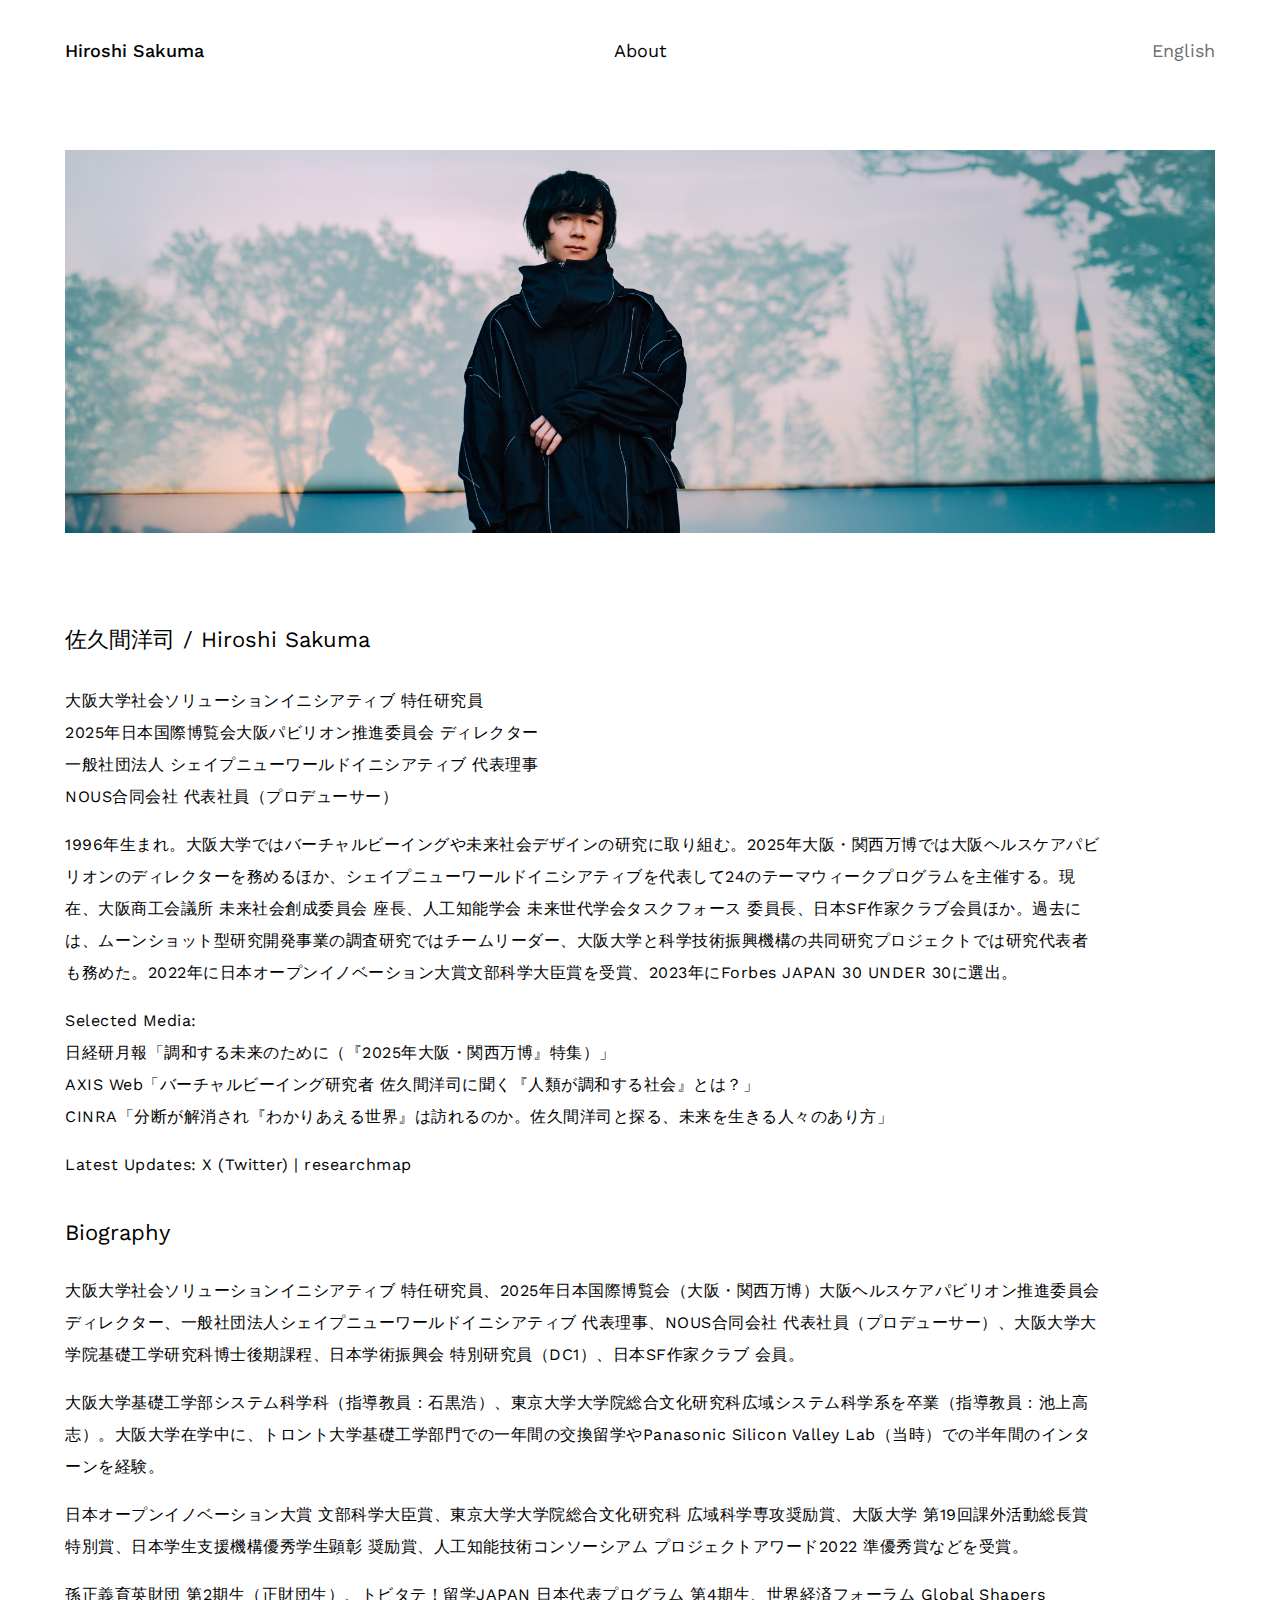
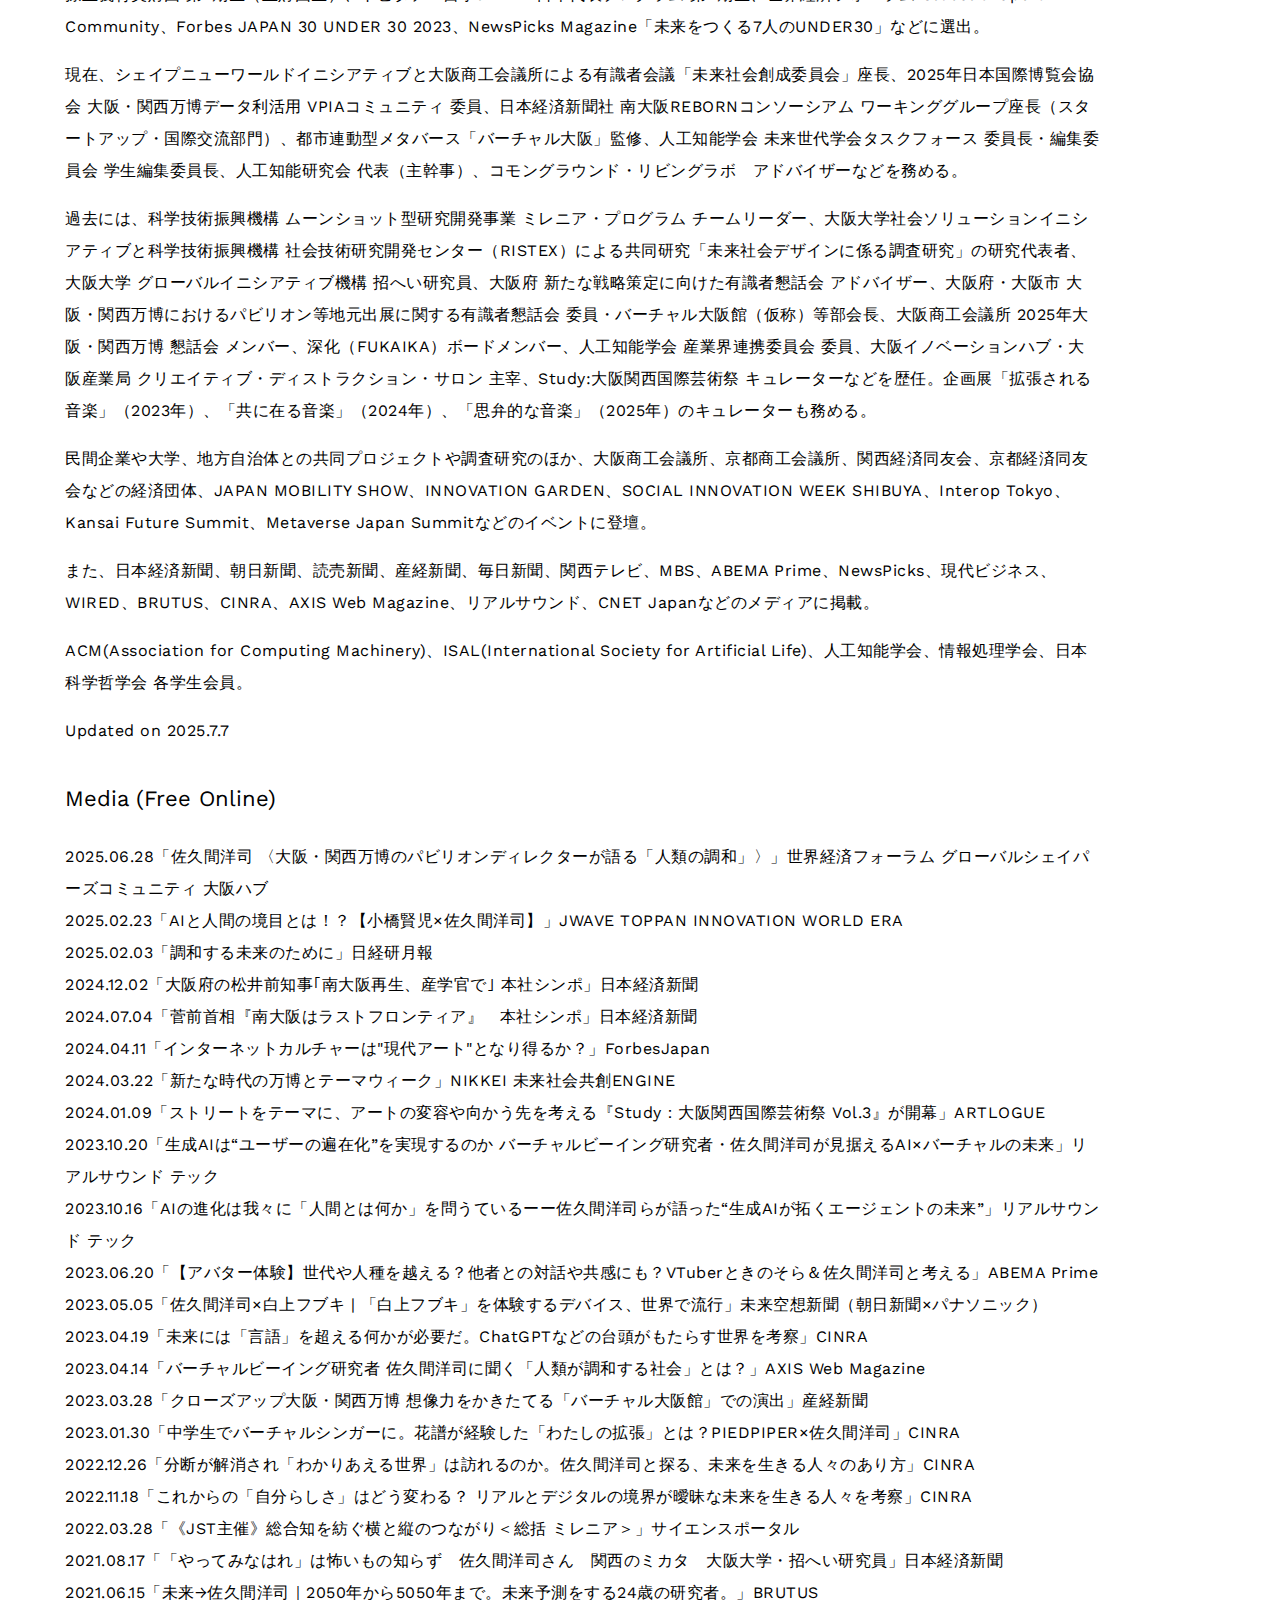
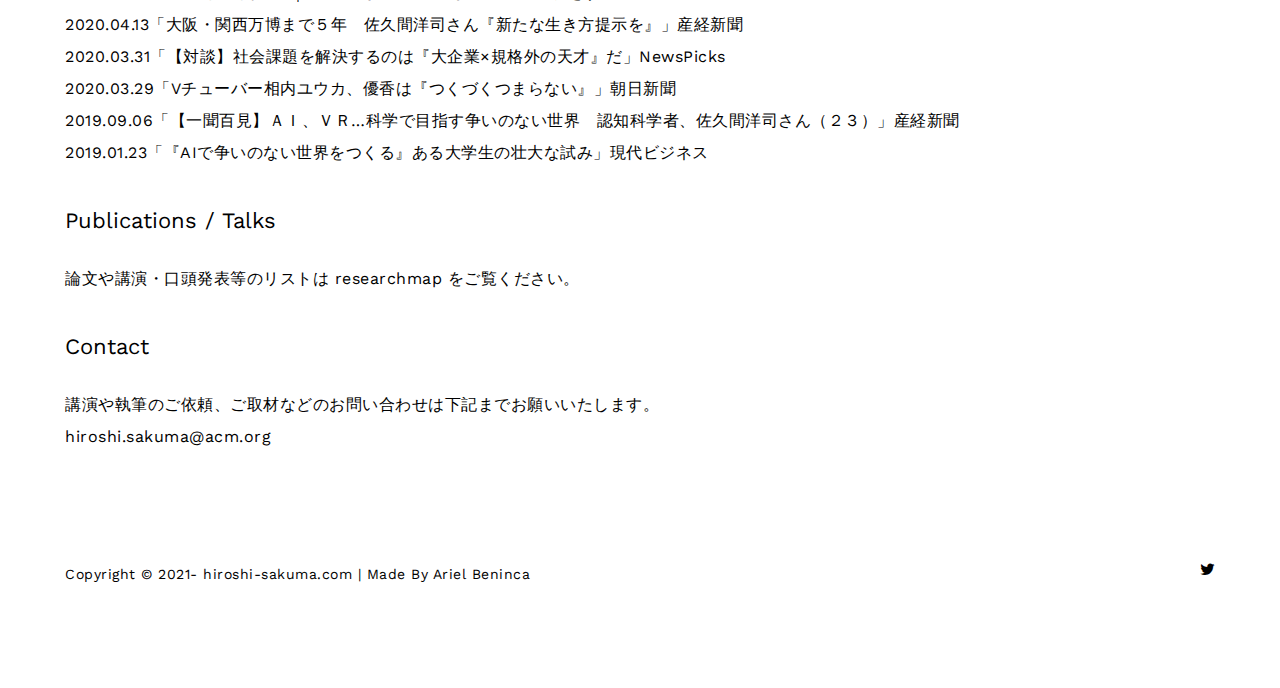
<file: index.html>
<!DOCTYPE html>
<!--[if IE 8]>      <html class="ie ie8"> <![endif]-->
<!--[if IE 9]>      <html class="ie ie9"> <![endif]-->
<!--[if gt IE 9]><!-->  <html lang="ja"> <!--<![endif]-->
<head prefix="og: http://ogp.me/ns# fb: http://ogp.me/ns/fb# website: http://ogp.me/ns/website#">
	<meta charset="utf-8">
	<title>佐久間洋司 | Hiroshi Sakuma</title>
	<meta name="description" content="1996年生まれ。大阪大学ではバーチャルビーイングや未来社会デザインの研究に取り組む。2025年大阪・関西万博では大阪ヘルスケアパビリオンのディレクターを務めるほか、シェイプニューワールドイニシアティブを代表して24のテーマウィークプログラムを主催する。現在、大阪商工会議所 未来社会創成委員会 座長、人工知能学会 未来世代学会タスクフォース 委員長、日本SF作家クラブ会員ほか。過去には、ムーンショット型研究開発事業の調査研究ではチームリーダー、大阪大学と科学技術振興機構の共同研究プロジェクトでは研究代表者も務めた。2022年に日本オープンイノベーション大賞文部科学大臣賞を受賞、2023年にForbes JAPAN 30 UNDER 30に選出。" />
	<meta name="keywords" content="佐久間洋司,Hiroshi Sakuma,大阪大学,大阪・関西万博,バーチャルビーイング" />
	<meta name="viewport" content="width=device-width, initial-scale=1.0">
	<link rel="stylesheet" href="css/animate.css">
	<link rel="stylesheet" href="css/font-awesome.min.css">
	<link rel="stylesheet" href="css/normalize.css">
	<link rel="stylesheet" href="css/main.css">

	<!--<link rel="apple-touch-icon" sizes="180x180" href="img/apple-touch-icon.png">-->

	<link href='https://fonts.googleapis.com/css?family=Work+Sans:400,700,600,500,300,200' rel='stylesheet' type='text/css'>

	<meta name="google-site-verification" content="P9fGHxK_BGQWkK_IPlR-rO3WMIvp2O9jSynrTYjgpPY" />

	<!--OGP-->
	<meta property="og:url" content="https://hiroshi-sakuma.com">
	<meta property="og:type" content="website">
	<meta property="og:image" content="https://hiroshi-sakuma.com/img/hiroshisakuma_wide.jpg">
	<meta property="og:title" content="佐久間洋司 | Hiroshi Sakuma">
	<meta property="og:description" content=1996年生まれ。大阪大学ではバーチャルビーイングや未来社会デザインの研究に取り組む。2025年大阪・関西万博では大阪ヘルスケアパビリオンのディレクターを務めるほか、シェイプニューワールドイニシアティブを代表して24のテーマウィークプログラムを主催する。現在、大阪商工会議所 未来社会創成委員会 座長、人工知能学会 未来世代学会タスクフォース 委員長、日本SF作家クラブ会員ほか。過去には、ムーンショット型研究開発事業の調査研究ではチームリーダー、大阪大学と科学技術振興機構の共同研究プロジェクトでは研究代表者も務めた。2022年に日本オープンイノベーション大賞文部科学大臣賞を受賞、2023年にForbes JAPAN 30 UNDER 30に選出。">
</head>

<body>
	<!--menu-->
	<div class="container nav">
		<nav class="animated fadeIn">
			<div class="logo">Hiroshi Sakuma</div>
			<ul class="centernav">
				<li class="smoothscroll"><a href="#about">About</a></li>
			</ul>
			<ul class="sidenav">
				<li><a href="index_en.html">English</a></li>
			</ul>
		</nav>
	</div>
	<!--/menu-->

	<!--Header-->
	<div class="container">
		<header class="header" data-top="margin-bottom:80px; opacity:1;" data-top-bottom="margin-bottom:180px; opacity:0;">
			<h1  class="animated fadeIn"><img class="sp" src="img/hiroshisakuma.jpg" alt="icon" width="100%"><img class="pc" src="img/hiroshisakuma_wide.jpg" alt="wide" width="100%"></h1>
		</header>
		<!--/Header-->

		<!--footer-->
		<footer>
			<div class="footer-content">
				<div class="section group">
					<div class="col span_12_of_12">
						<h3 id="about">佐久間洋司 / Hiroshi Sakuma</h3>
						<p class="about-text">大阪大学社会ソリューションイニシアティブ 特任研究員<br>2025年日本国際博覧会大阪パビリオン推進委員会 ディレクター<br>一般社団法人 シェイプニューワールドイニシアティブ 代表理事<br>NOUS合同会社 代表社員（プロデューサー）</p>
						<p class="about-text">1996年生まれ。大阪大学ではバーチャルビーイングや未来社会デザインの研究に取り組む。2025年大阪・関西万博では大阪ヘルスケアパビリオンのディレクターを務めるほか、シェイプニューワールドイニシアティブを代表して24のテーマウィークプログラムを主催する。現在、大阪商工会議所 未来社会創成委員会 座長、人工知能学会 未来世代学会タスクフォース 委員長、日本SF作家クラブ会員ほか。過去には、ムーンショット型研究開発事業の調査研究ではチームリーダー、大阪大学と科学技術振興機構の共同研究プロジェクトでは研究代表者も務めた。2022年に日本オープンイノベーション大賞文部科学大臣賞を受賞、2023年にForbes JAPAN 30 UNDER 30に選出。</p>
						<p class="about-text">Selected Media:<br><a href="https://www.jeri.or.jp/survey/202502-03_14/" target="_blank">日経研月報「調和する未来のために（『2025年大阪・関西万博』特集）」</a><br><a href="https://www.axismag.jp/posts/2023/04/532532.html" target="_blank">AXIS Web「バーチャルビーイング研究者 佐久間洋司に聞く『人類が調和する社会』とは？」</a><br><a href="https://www.cinra.net/article/202212-sakumahiroshi_mrymhcl" target="_blank">CINRA「分断が解消され『わかりあえる世界』は訪れるのか。佐久間洋司と探る、未来を生きる人々のあり方」</a><br></p>
						<p class="about-text">Latest Updates: <a href="https://twitter.com/sakumahiroshi_" target="_blank" title="Hiroshi Sakuma X Twitter" >X (Twitter)</a> | <a href="https://researchmap.jp/hiroshisakuma" target="_blank">researchmap</a></p>
					</div>
				</div>

				<div class="section group">
					<div class="col span_12_of_12">
						<h3 id="biography">Biography</h3>
						<p class="about-text">大阪大学社会ソリューションイニシアティブ 特任研究員、2025年日本国際博覧会（大阪・関西万博）大阪ヘルスケアパビリオン推進委員会 ディレクター、一般社団法人シェイプニューワールドイニシアティブ 代表理事、NOUS合同会社 代表社員（プロデューサー）、大阪大学大学院基礎工学研究科博士後期課程、日本学術振興会 特別研究員（DC1）、日本SF作家クラブ 会員。</p>
						<p class="about-text">大阪大学基礎工学部システム科学科（指導教員：石黒浩）、東京大学大学院総合文化研究科広域システム科学系を卒業（指導教員：池上高志）。大阪大学在学中に、トロント大学基礎工学部門での一年間の交換留学やPanasonic Silicon Valley Lab（当時）での半年間のインターンを経験。</p>
						<p class="about-text">日本オープンイノベーション大賞 文部科学大臣賞、東京大学大学院総合文化研究科 広域科学専攻奨励賞、大阪大学 第19回課外活動総長賞 特別賞、日本学生支援機構優秀学生顕彰 奨励賞、人工知能技術コンソーシアム プロジェクトアワード2022 準優秀賞などを受賞。</p>
						<p class="about-text">孫正義育英財団 第2期生（正財団生）、トビタテ！留学JAPAN 日本代表プログラム 第4期生、世界経済フォーラム Global Shapers Community、Forbes JAPAN 30 UNDER 30 2023、NewsPicks Magazine「未来をつくる7人のUNDER30」などに選出。</p>
						<p class="about-text">現在、シェイプニューワールドイニシアティブと大阪商工会議所による有識者会議「未来社会創成委員会」座長、2025年日本国際博覧会協会 大阪・関西万博データ利活用 VPIAコミュニティ 委員、日本経済新聞社 南大阪REBORNコンソーシアム ワーキンググループ座長（スタートアップ・国際交流部門）、都市連動型メタバース「バーチャル大阪」監修、人工知能学会 未来世代学会タスクフォース 委員長・編集委員会 学生編集委員長、人工知能研究会 代表（主幹事）、コモングラウンド・リビングラボ　アドバイザーなどを務める。</p>
						<p class="about-text">過去には、科学技術振興機構 ムーンショット型研究開発事業 ミレニア・プログラム チームリーダー、大阪大学社会ソリューションイニシアティブと科学技術振興機構 社会技術研究開発センター（RISTEX）による共同研究「未来社会デザインに係る調査研究」の研究代表者、大阪大学 グローバルイニシアティブ機構 招へい研究員、大阪府 新たな戦略策定に向けた有識者懇話会 アドバイザー、大阪府・大阪市 大阪・関⻄万博におけるパビリオン等地元出展に関する有識者懇話会 委員・バーチャル大阪館（仮称）等部会長、大阪商工会議所 2025年大阪・関西万博 懇話会 メンバー、深化（FUKAIKA）ボードメンバー、人工知能学会 産業界連携委員会 委員、大阪イノベーションハブ・大阪産業局 クリエイティブ・ディストラクション・サロン 主宰、Study:大阪関西国際芸術祭 キュレーターなどを歴任。企画展「拡張される音楽」（2023年）、「共に在る音楽」（2024年）、「思弁的な音楽」（2025年）のキュレーターも務める。</p>
						<p class="about-text">民間企業や大学、地方自治体との共同プロジェクトや調査研究のほか、大阪商工会議所、京都商工会議所、関西経済同友会、京都経済同友会などの経済団体、JAPAN MOBILITY SHOW、INNOVATION GARDEN、SOCIAL INNOVATION WEEK SHIBUYA、Interop Tokyo、Kansai Future Summit、Metaverse Japan Summitなどのイベントに登壇。</p>
						<p class="about-text">また、日本経済新聞、朝日新聞、読売新聞、産経新聞、毎日新聞、関西テレビ、MBS、ABEMA Prime、NewsPicks、現代ビジネス、WIRED、BRUTUS、CINRA、AXIS Web Magazine、リアルサウンド、CNET Japanなどのメディアに掲載。</p>
						<p class="about-text">ACM(Association for Computing Machinery)、ISAL(International Society for Artificial Life)、人工知能学会、情報処理学会、日本科学哲学会 各学生会員。</p>
						<p class="about-text">Updated on 2025.7.7</p>
					</div>
				</div>

				<div class="section group">
					<div class="col span_12_of_12">
						<h3 id="media">Media (Free Online)</h3>
						<p class="about-text">2025.06.28<a href="https://globalshapersosaka.org/554" target="_blank">「佐久間洋司 〈大阪・関西万博のパビリオンディレクターが語る「人類の調和」〉」世界経済フォーラム グローバルシェイパーズコミュニティ 大阪ハブ</a><br>
						2025.02.23<a href="https://podcasts.apple.com/jp/podcast/j-wave-toppan-innovation-world-era/id1506148093?i=1000695270890" target="_blank">「AIと人間の境目とは！？【小橋賢児×佐久間洋司】」JWAVE TOPPAN INNOVATION WORLD ERA</a><br>
						2025.02.03<a href="https://www.jeri.or.jp/survey/202502-03_14/" target="_blank">「調和する未来のために」日経研月報</a><br>
						2024.12.02<a href="https://www.nikkei.com/article/DGXZQOUF29BTE0Z21C24A1000000/" target="_blank">「大阪府の松井前知事｢南大阪再生、産学官で｣ 本社シンポ」日本経済新聞</a><br>
						2024.07.04<a href="https://www.nikkei.com/article/DGXZQOUF03BMJ0T00C24A7000000/" target="_blank">「菅前首相『南大阪はラストフロンティア』　本社シンポ」日本経済新聞</a><br>
						2024.04.11<a href="https://forbesjapan.com/articles/detail/70102" target="_blank">「インターネットカルチャーは"現代アート"となり得るか？」ForbesJapan</a><br>
						2024.03.22<a href="https://expo2025.nikkei.co.jp/themeweek03/" target="_blank">「新たな時代の万博とテーマウィーク」NIKKEI 未来社会共創ENGINE</a><br>
						2024.01.09<a href="http://www.artlogue.org/node/8996" target="_blank">「ストリートをテーマに、アートの変容や向かう先を考える『Study：大阪関西国際芸術祭 Vol.3』が開幕」ARTLOGUE</a><br>
						2023.10.20<a href="https://realsound.jp/tech/2023/10/post-1463860.html" target="_blank">「生成AIは“ユーザーの遍在化”を実現するのか バーチャルビーイング研究者・佐久間洋司が見据えるAI×バーチャルの未来」リアルサウンド テック</a><br>
						2023.10.16<a href="https://realsound.jp/tech/2023/10/post-1461750.html" target="_blank">「AIの進化は我々に「人間とは何か」を問うているーー佐久間洋司らが語った“生成AIが拓くエージェントの未来”」リアルサウンド テック</a><br>
						2023.06.20<a href="https://youtu.be/BDBRstIrbtg" target="_blank">「【アバター体験】世代や人種を越える？他者との対話や共感にも？VTuberときのそら＆佐久間洋司と考える」ABEMA Prime</a><br>
						2023.05.05<a href="https://miraikuusoushimbun.com/2040/articles/23/" target="_blank">「佐久間洋司×白上フブキ | 「白上フブキ」を体験するデバイス、世界で流行」未来空想新聞（朝日新聞×パナソニック）</a><br>
						2023.04.19<a href="https://www.cinra.net/article/202304-toyota_mrymh" target="_blank">「未来には「言語」を超える何かが必要だ。ChatGPTなどの台頭がもたらす世界を考察」CINRA</a><br>
						2023.04.14<a href="https://www.axismag.jp/posts/2023/04/532532.html" target="_blank">「バーチャルビーイング研究者 佐久間洋司に聞く「人類が調和する社会」とは？」AXIS Web Magazine</a><br>
						2023.03.28<a href="https://www.sankei.com/article/20230328-QAP3YM76PBLUXBOC7DHLP7E6JA/" target="_blank">「クローズアップ大阪・関西万博 想像力をかきたてる「バーチャル大阪館」での演出」産経新聞</a><br>
						2023.01.30<a href="https://www.cinra.net/article/202301-piedpipersakumahiroshi_mrymh" target="_blank">「中学生でバーチャルシンガーに。花譜が経験した「わたしの拡張」とは？PIEDPIPER×佐久間洋司」CINRA</a><br>
						2022.12.26<a href="https://www.cinra.net/article/202212-sakumahiroshi_mrymhcl" target="_blank">「分断が解消され「わかりあえる世界」は訪れるのか。佐久間洋司と探る、未来を生きる人々のあり方」CINRA</a><br>
						2022.11.18<a href="https://www.cinra.net/article/202211-toyota_mrymh" target="_blank">「これからの「自分らしさ」はどう変わる？ リアルとデジタルの境界が曖昧な未来を生きる人々を考察」CINRA</a><br>
						2022.03.28<a href="https://scienceportal.jst.go.jp/explore/reports/20220328_e01/" target="_blank">「《JST主催》総合知を紡ぐ横と縦のつながり＜総括 ミレニア＞」サイエンスポータル</a><br>
						2021.08.17<a href="https://www.nikkei.com/article/DGXZQOUF262K40W1A720C2000000/" target="_blank">「「やってみなはれ」は怖いもの知らず　佐久間洋司さん　関西のミカタ　大阪大学・招へい研究員」日本経済新聞</a><br>
						2021.06.15<a href="https://brutus.jp/howtolearn_sakuma/?heading=2" target="_blank">「未来→佐久間洋司｜2050年から5050年まで。未来予測をする24歳の研究者。」BRUTUS</a><br>
						2020.04.13<a href="https://www.sankei.com/life/news/200413/lif2004130083-n1.html" target="_blank">「大阪・関西万博まで５年　佐久間洋司さん『新たな生き方提示を』」産経新聞</a><br>
						2020.03.31<a href="https://newspicks.com/news/4742008/" target="_blank">「【対談】社会課題を解決するのは『大企業×規格外の天才』だ」NewsPicks</a><br>
						2020.03.29<a href="https://www.asahi.com/articles/ASN3L62KGN3CUCVL01S.html" target="_blank">「Vチューバー相内ユウカ、優香は『つくづくつまらない』」朝日新聞</a><br>
						2019.09.06<a href="https://www.sankei.com/west/news/190906/wst1909060015-n1.html" target="_blank">「【一聞百見】ＡＩ、ＶＲ…科学で目指す争いのない世界　認知科学者、佐久間洋司さん（２３）」産経新聞</a><br>
						2019.01.23<a href="https://gendai.ismedia.jp/articles/-/59391" target="_blank">「『AIで争いのない世界をつくる』ある大学生の壮大な試み」現代ビジネス</a></p>
					</div>
				</div>

				<div class="section group">
					<div class="col span_12_of_12">
						<h3 id="contact">Publications / Talks</h3>
						<p class="about-text">論文や講演・口頭発表等のリストは <a href="https://researchmap.jp/hiroshisakuma" target="_blank">researchmap</a> をご覧ください。</p>
					</div>
				</div>

				<div class="section group">
					<div class="col span_12_of_12">
						<h3 id="contact">Contact</h3>
						<p class="about-text">講演や執筆のご依頼、ご取材などのお問い合わせは下記までお願いいたします。<br><a href="mailto:hiroshi.sakuma@acm.org" >hiroshi.sakuma@acm.org</a></p>
					</div>
				</div>

				<div class="bottom-footer">
					<ul>
						<li><a href="https://twitter.com/sakumahiroshi_" target="_blank" title="Hiroshi Sakuma Twitter" ><i class="fa fa-twitter"></i></a></li>
						<!--/<li><a href="https://www.instagram.com/sakumahiroshi_/" target="_blank" title="Hiroshi Sakuma Instagram"><i class="fa fa-instagram"></i></a></li>-->
					</ul>
					<p>Copyright &copy; 2021- hiroshi-sakuma.com | Made By <a href="http://arielbeninca.com" target="_blank"> Ariel Beninca</a></p>
				</div>
			</div>
		</footer>
	</div>
	<!--/footer-->
	<script type="text/javascript" src="js/jquery.min.js"></script>
	<script type="text/javascript" src="js/skrollr.min.js"></script>
	<script src="js/main.js" type="text/javascript"></script>
</body>
</html>
</file>
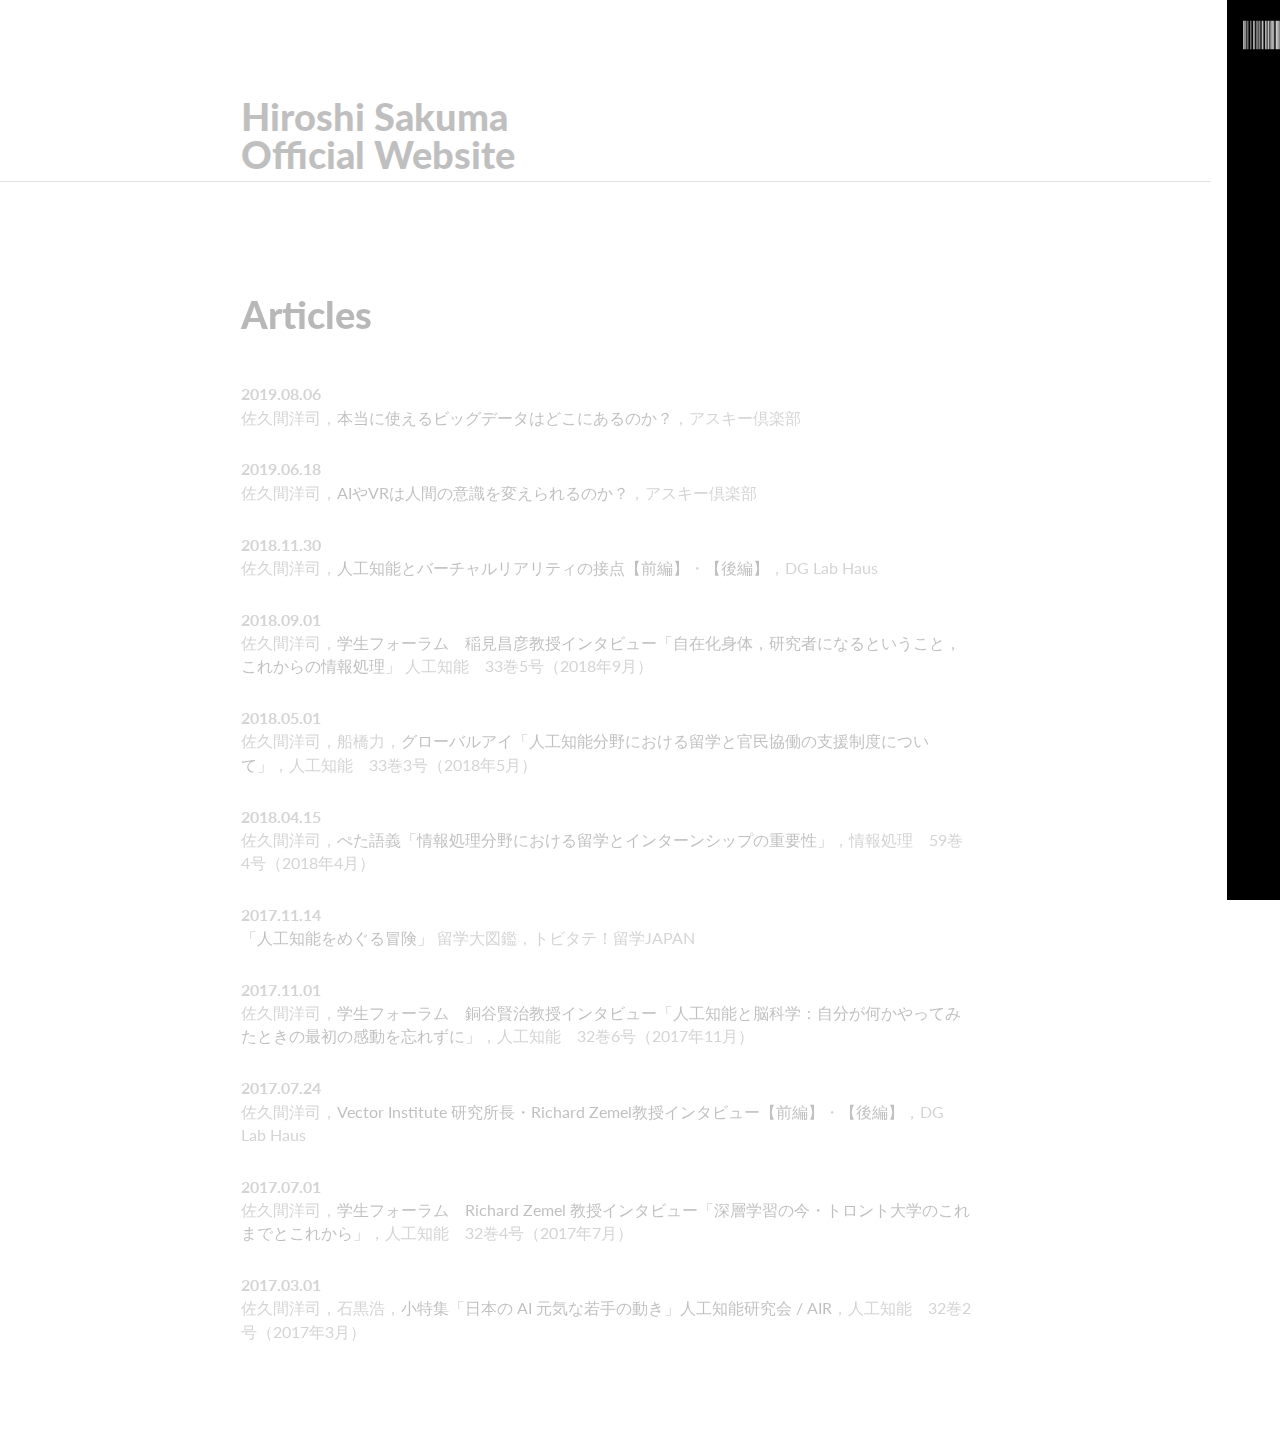
<file: articles.html>
<!DOCTYPE html>
<html lang="ja" dir="ltr">

  <head>
    <meta charset="utf-8">
    <meta http-equiv="X-UA-Compatible" content="IE=edge">
    <meta name="viewport" content="width=device-width, initial-scale=1">


    <!-- ===============================================-->
    <!--    Document Title-->
    <!-- ===============================================-->
    <title>佐久間洋司 Official Website | Articles</title>

    <meta name="theme-color" content="#ffffff">


    <!-- ===============================================-->
    <!--    Stylesheets-->
    <!-- ===============================================-->
    <link href="assets/lib/loaders.css/loaders.min.css" rel="stylesheet">
    <link href="https://fonts.googleapis.com/css?family=PT+Mono%7cPT+Serif:400,400i%7cLato:100,300,400,700,800,900" rel="stylesheet">
    <link href="assets/lib/remodal/remodal.css" rel="stylesheet">
    <link href="assets/lib/remodal/remodal-default-theme.css" rel="stylesheet">
    <link href="assets/css/theme.css" rel="stylesheet">

    <meta name="google-site-verification" content="P9fGHxK_BGQWkK_IPlR-rO3WMIvp2O9jSynrTYjgpPY" />
  </head>


  <body class="has-sidemenu overflow-hidden-x">


    <!--===============================================-->
    <!--    Fancynav-->
    <!--===============================================-->
    <nav class="fancynavbar" data-zanim-lg='{"from":{"opacity":1,"x":70},"to":{"opacity":1,"x":0},"ease":"CubicBezier","duration":0.8,"delay":0.3}' data-zanim-xs='{"from":{"opacity":1,"y":-48},"to":{"opacity":1,"y":0},"ease":"CubicBezier","duration":0.8,"delay":0.3}'
      data-zanim-trigger="scroll" data-exclusive="true">
      <div class="fancynavbar-togglerbar bg-black">
        <a class="fancynavbar-brand" href="index.html">
          <span class='fas fa-barcode fs-3'></span>
          <!--<span class='logo-sparrow'>S</span>--></a>
        <div class="fancynavbar-toggler">
          <svg class="fancynavbar-toggler-icon" viewBox="0 0 70 70" xmlns="http://www.w3.org/2000/svg" data-zanim-lg='{"from":{"opacity":0,"x":45},"to":{"opacity":1,"x":0},"ease":"CubicBezier","duration":0.8,"delay":0.5}' data-zanim-trigger="scroll">
            <path id="path-top" d="M20,25c0,0,22,0,30,0c16,0,18.89,40.71-.15,21.75C38.7,35.65,19.9,16.8,19.9,16.8"></path>
            <path id="path-middle" d="M20,32h30"></path>
            <path id="path-bottom" d="M19.9,46.98c0,0,18.8-18.85,29.95-29.95C68.89-1.92,66,38.78,50,38.78c-8,0-30,0-30,0"></path>
          </svg>
        </div>
        <div class="fancynavbar-addon" data-zanim-lg='{"from":{"opacity":0,"x":45},"to":{"opacity":1,"x":0},"ease":"CubicBezier","duration":0.8,"delay":0.4}' data-zanim-trigger="scroll">
          <a class="fancynavbar-addon-item" href="https://twitter.com/hiroshi_skm" target="_blank"><span class="fab fa-twitter"></span></a>
          <a class="fancynavbar-addon-item" href="https://www.instagram.com/hiroshi_skm/" target="_blank"><span class="fab fa-instagram"></span></a>
          <a class="fancynavbar-addon-item" href="#" data-remodal-target="language"><span class="text-sans-serif ls font-weight-black fs--1">JA</span></a>
        </div>
      </div>
      <div class="fancynavbar-collapse">
        <ul class="fancynavbar-nav">
          <li class="fancynav-item">
            <a class="fancynav-link" href="./media.html"><span class="fancynav-link-content">Media</span></a>
          </li>
          <li class="fancynav-item">
            <a class="fancynav-link" href="./biography.html"><span class="fancynav-link-content">Biography</span></a>
          </li>
          <li class="fancynav-item">
            <a class="fancynav-link" href="./talks.html"><span class="fancynav-link-content">Talks</span></a>
          </li>
          <li class="fancynav-item">
            <a class="fancynav-link" href="./articles.html"><span class="fancynav-link-content">Articles</span></a>
          </li>
          <li class="fancynav-item">
            <a class="fancynav-link" href="./contact.html"><span class="fancynav-link-content">Contact</span></a>
          </li>
        </ul>
      </div>
    </nav>
    <!--===============================================-->
    <!--    End of Fancynav-->
    <!--===============================================-->



    <!-- ===============================================-->
    <!--    Main Content-->
    <!-- ===============================================-->
    <main class="main min-vh-100" id="top">


      <!-- ============================================-->
      <!-- Preloader ==================================-->
      <div class="preloader" id="preloader">
        <div class="loader">
          <div class="line-scale-pulse-out-rapid">
            <div></div>
            <div></div>
            <div></div>
            <div></div>
            <div></div>
          </div>
        </div>
      </div>
      <!-- ============================================-->
      <!-- End of Preloader ===========================-->


      <!-- ============================================-->
      <!-- <section> begin ============================-->
      <section class="py-0" id="top">

        <div class="container">
          <div class="row justify-content-center">
            <div class="col-lg-8 bg-white pt-7 pt-lg-5 pb-3 pb-lg-4 overflow-hidden" data-zanim-xs='{"delay":0.4}' data-zanim-trigger="scroll">
              <div data-zanim-timeline='{"delay":0.4}' data-zanim-trigger="scroll">
                <h1 class="text-sans-serif display-4 fs-2 fs-sm-3 fs-lg-2 fs-xl-3 mb-4"><a class="text-dark" href="./index.html">Hiroshi Sakuma<br>Official Website</a></h1>
              </div>
            </div>
          </div>
        </div>
        <!-- end of .container-->

      </section>
      <!-- <section> close ============================-->
      <!-- ============================================-->

      <!-- ============================================-->
      <!-- <section> begin ============================-->
      <section class="border-top border-300 pt-5 py-lg-5 py-xl-6 bg-white" id="articles">

        <div class="container">
          <div class="row justify-content-center">
            <div class="col-lg-8 overflow-hidden" data-zanim-xs='{"delay":0.4}' data-zanim-trigger="scroll">
              <h1 class="text-sans-serif display-4 fs-2 fs-sm-3 fs-lg-2 fs-xl-3 mb-5">Articles</h1>
              <p class="text-sans-serif fs-0 mt-4"><strong>2019.08.06</strong><br>佐久間洋司，<a class="text-dark" href="https://ascii.jp/limit/group/ida/elem/000/001/898/1898901/" target="_blank">本当に使えるビッグデータはどこにあるのか？</a>，アスキー倶楽部</p>
              <p class="text-sans-serif fs-0 mt-4"><strong>2019.06.18</strong><br>佐久間洋司，<a class="text-dark" href="https://ascii.jp/limit/group/ida/elem/000/001/863/1863768/" target="_blank">AIやVRは人間の意識を変えられるのか？</a>，アスキー倶楽部</p>
              <p class="text-sans-serif fs-0 mt-4"><strong>2018.11.30</strong><br>佐久間洋司，<a class="text-dark" href="https://media.dglab.com/2018/11/30-ai_vr-01/" target="_blank">人工知能とバーチャルリアリティの接点【前編】</a>・<a class="text-dark" href="https://media.dglab.com/2018/12/01-ai_vr-02/" target="_blank">【後編】</a>，DG Lab Haus</p>
              <p class="text-sans-serif fs-0 mt-4"><strong>2018.09.01</strong><br>佐久間洋司，<a class="text-dark" href="http://id.nii.ac.jp/1004/00009339/" target="_blank">学生フォーラム　稲見昌彦教授インタビュー「自在化身体，研究者になるということ，これからの情報処理」</a> 人工知能　33巻5号（2018年9月）</p>
              <p class="text-sans-serif fs-0 mt-4"><strong>2018.05.01</strong><br>佐久間洋司，船橋力，<a class="text-dark" href="http://id.nii.ac.jp/1004/00009142/" target="_blank">グローバルアイ「人工知能分野における留学と官民協働の支援制度について」</a>，人工知能　33巻3号（2018年5月）</p>
              <p class="text-sans-serif fs-0 mt-4"><strong>2018.04.15</strong><br>佐久間洋司，<a class="text-dark" href="https://www.ipsj.or.jp/magazine/9faeag0000005al5-att/5904peta.pdf" target="_blank">ぺた語義「情報処理分野における留学とインターンシップの重要性」</a>，情報処理　59巻4号（2018年4月）</p>
              <p class="text-sans-serif fs-0 mt-4"><strong>2017.11.14</strong><br><a class="text-dark" href="https://tobitate.jasso.go.jp/zukan/detail-470" target="_blank">「人工知能をめぐる冒険」</a> 留学大図鑑，トビタテ！留学JAPAN</p>
              <p class="text-sans-serif fs-0 mt-4"><strong>2017.11.01</strong><br>佐久間洋司，<a class="text-dark" href="http://id.nii.ac.jp/1004/00008924/" target="_blank">学生フォーラム　銅谷賢治教授インタビュー「人工知能と脳科学：自分が何かやってみたときの最初の感動を忘れずに」</a>，人工知能　32巻6号（2017年11月）</p>
              <p class="text-sans-serif fs-0 mt-4"><strong>2017.07.24</strong><br>佐久間洋司，<a class="text-dark" href="https://media.dglab.com/2017/07/24-interview-richard-01/" target="_blank">Vector Institute 研究所長・Richard Zemel教授インタビュー【前編】</a>・<a class="text-dark" href="https://media.dglab.com/2017/07/25-interview-richard-02/" target="_blank">【後編】</a>，DG Lab Haus</p>
              <p class="text-sans-serif fs-0 mt-4"><strong>2017.07.01</strong><br>佐久間洋司，<a class="text-dark" href="http://id.nii.ac.jp/1004/00008754/" target="_blank">学生フォーラム　Richard Zemel 教授インタビュー「深層学習の今・トロント大学のこれまでとこれから」</a>，人工知能　32巻4号（2017年7月）</p>
              <p class="text-sans-serif fs-0 mt-4"><strong>2017.03.01</strong><br>佐久間洋司，石黒浩，<a class="text-dark" href="http://id.nii.ac.jp/1004/00008578/" target="_blank">小特集「日本の AI 元気な若手の動き」人工知能研究会 / AIR</a>，人工知能　32巻2号（2017年3月）</p>
            </div>
          </div>
        </div>
        <!-- end of .container-->

      </section>
      <!-- <section> close ============================-->
      <!-- ============================================-->

    </main>
    <!-- ===============================================-->
    <!--    End of Main Content-->
    <!-- ===============================================-->




    <!--===============================================-->
    <!--    Footer-->
    <!--===============================================-->
    <footer class="footer bg-black text-600 py-4 text-sans-serif text-center overflow-hidden" data-zanim-timeline="{}" data-zanim-trigger="scroll">
      <div class="container">
        <div class="row align-items-center">
          <div class="col-lg-4 order-lg-2">
            <a class="indicator indicator-up" href="#top" data-fancyscroll="data-fancyscroll"><span class="indicator-arrow indicator-arrow-one" data-zanim-xs='{"from":{"opacity":0,"y":15},"to":{"opacity":1,"y":-5,"scale":1},"ease":"Back.easeOut","duration":0.4,"delay":0.9}'></span><span class="indicator-arrow indicator-arrow-two" data-zanim-xs='{"from":{"opacity":0,"y":15},"to":{"opacity":1,"y":-5,"scale":1},"ease":"Back.easeOut","duration":0.4,"delay":1.05}'></span></a>
          </div>
          <div class="col-lg-4 text-lg-left mt-4 mt-lg-0">
            <p class="fs--1 text-uppercase ls font-weight-bold mb-0">
              Copyright &copy; 2019 hiroshi-skm.com</p>
          </div>
        </div>
      </div>
    </footer>


    <!--===============================================-->
    <!--    Modal for language selection-->
    <!--===============================================-->
    <div class="remodal bg-black remodal-select-language" data-remodal-id="language">
      <div class="remodal-close" data-remodal-action="close"></div>
      <ul class="list-unstyled pl-0 my-0 py-4 text-sans-serif">
        <li>
          <a class="pt-1 d-block text-white font-weight-semi-bold" href="index.html">Japanese</a>
        </li>
        <li>
          <a class="pt-1 d-block text-500" href="english.html">English</a>
        </li>
      </ul>
    </div>


    <!-- ===============================================-->
    <!--    JavaScripts-->
    <!-- ===============================================-->
    <script src="assets/js/jquery.min.js"></script>
    <script src="assets/js/popper.min.js"></script>
    <script src="assets/js/bootstrap.js"></script>
    <script src="assets/js/plugins.js"></script>
    <script src="assets/lib/loaders.css/loaders.css.js"></script>
    <script src="assets/js/stickyfill.min.js"></script>
    <script src="assets/lib/remodal/remodal.js"></script>
    <script src="assets/lib/jtap/jquery.tap.js"></script>
    <script src="assets/js/rellax.min.js"></script>
    <script src="assets/js/theme.js"></script>

  </body>

</html>
</file>
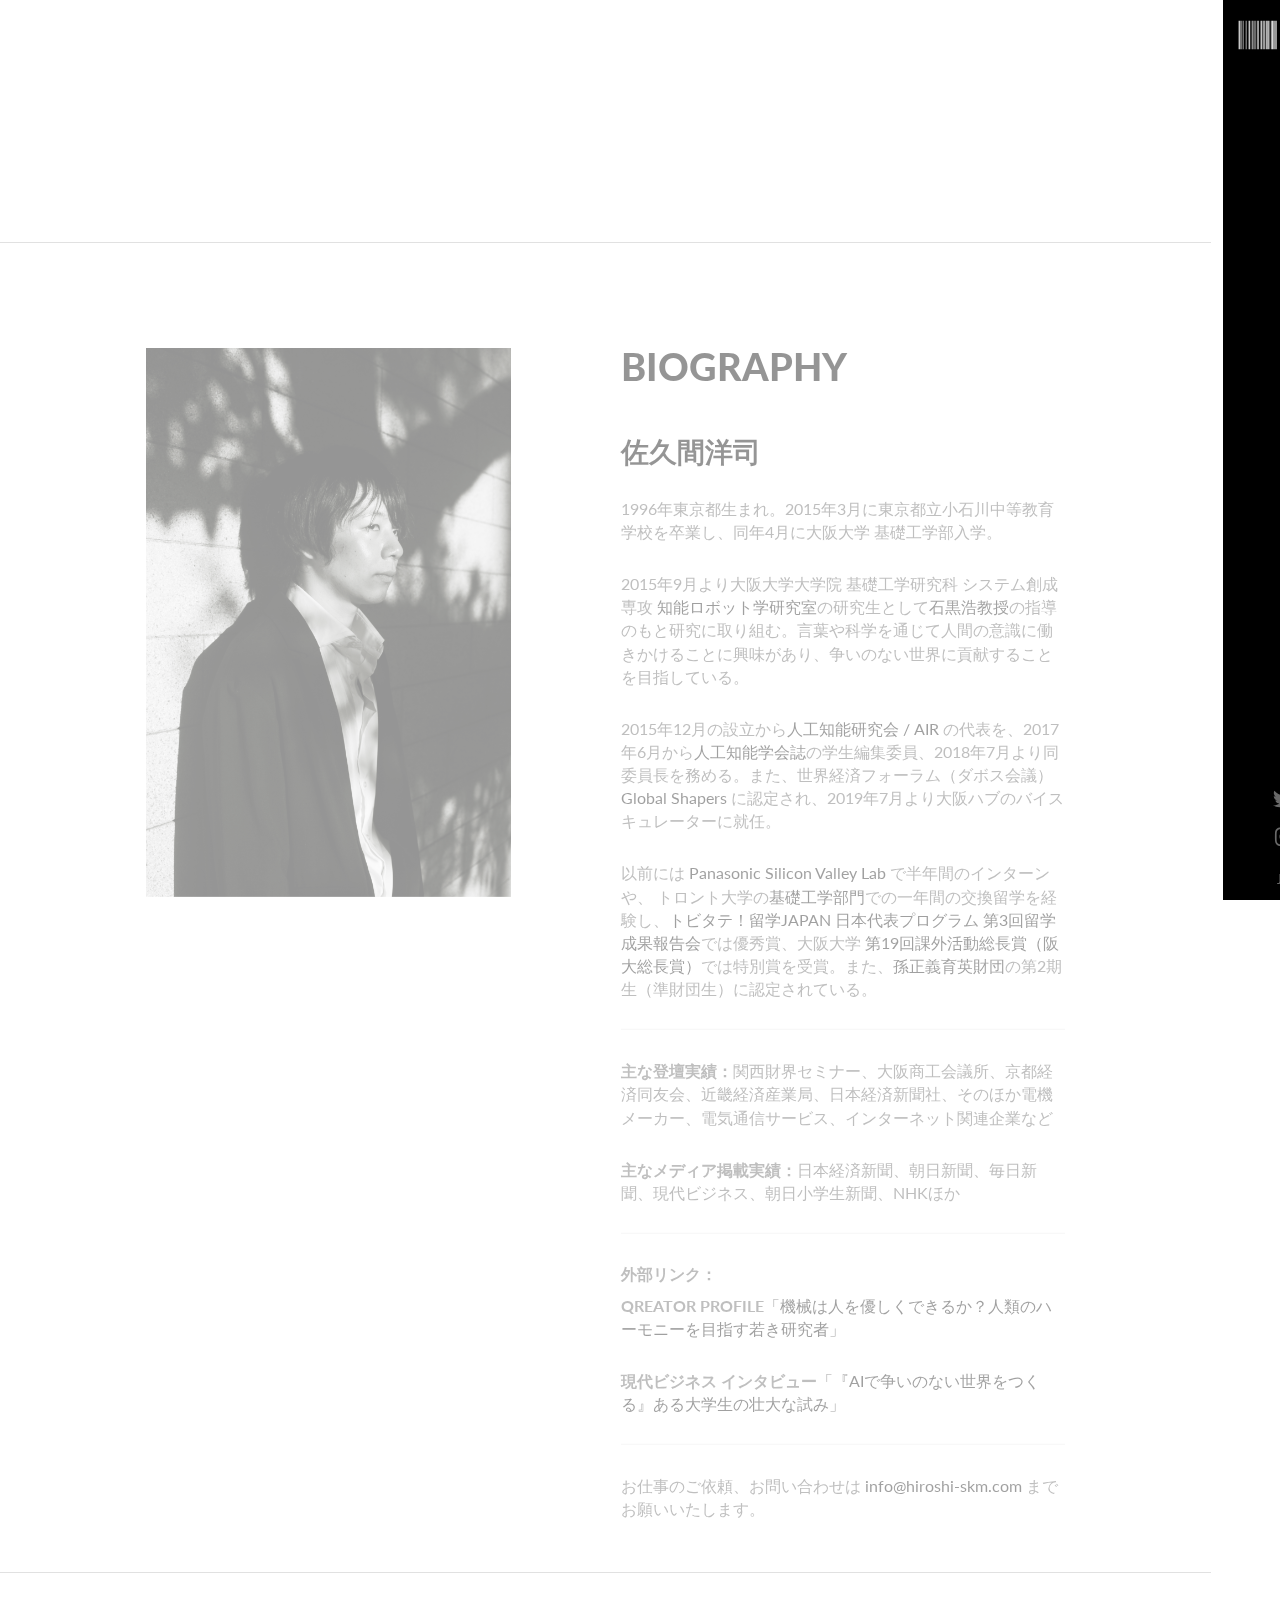
<file: biography.html>
<!DOCTYPE html>
<html lang="ja" dir="ltr">

  <head>
    <meta charset="utf-8">
    <meta http-equiv="X-UA-Compatible" content="IE=edge">
    <meta name="viewport" content="width=device-width, initial-scale=1">


    <!-- ===============================================-->
    <!--    Document Title-->
    <!-- ===============================================-->
    <title>佐久間洋司 Official Website | BIOGRAPHY</title>


    <!-- ===============================================-->
    <!--    Favicons-->
    <!-- ===============================================-->
    <!-- <link rel="apple-touch-icon" sizes="180x180" href="assets/img/favicons/apple-touch-icon.png">
    <link rel="icon" type="image/png" sizes="32x32" href="assets/img/favicons/favicon-32x32.png">
    <link rel="icon" type="image/png" sizes="16x16" href="assets/img/favicons/favicon-16x16.png">
    <link rel="shortcut icon" type="image/x-icon" href="assets/img/favicons/favicon.ico">
    <link rel="manifest" href="assets/img/favicons/manifest.json">
    <meta name="msapplication-TileImage" content="assets/img/favicons/mstile-150x150.png">-->
    <meta name="theme-color" content="#ffffff">


    <!-- ===============================================-->
    <!--    Stylesheets-->
    <!-- ===============================================-->
    <link href="assets/lib/loaders.css/loaders.min.css" rel="stylesheet">
    <link href="https://fonts.googleapis.com/css?family=PT+Mono%7cPT+Serif:400,400i%7cLato:100,300,400,700,800,900" rel="stylesheet">
    <link href="assets/lib/remodal/remodal.css" rel="stylesheet">
    <link href="assets/lib/remodal/remodal-default-theme.css" rel="stylesheet">
    <link href="assets/css/theme.css" rel="stylesheet">

    <meta name="google-site-verification" content="P9fGHxK_BGQWkK_IPlR-rO3WMIvp2O9jSynrTYjgpPY" />
  </head>


  <body class="has-sidemenu overflow-hidden-x">


    <!--===============================================-->
    <!--    Fancynav-->
    <!--===============================================-->
    <nav class="fancynavbar" data-zanim-lg='{"from":{"opacity":1,"x":70},"to":{"opacity":1,"x":0},"ease":"CubicBezier","duration":0.8,"delay":0.3}' data-zanim-xs='{"from":{"opacity":1,"y":-48},"to":{"opacity":1,"y":0},"ease":"CubicBezier","duration":0.8,"delay":0.3}'
      data-zanim-trigger="scroll" data-exclusive="true">
      <div class="fancynavbar-togglerbar" data-onscroll-fade-in="data-onscroll-fade-in">
        <a class="fancynavbar-brand" href="index.html">
          <span class='fas fa-barcode fs-3'></span>
          <!--<span class='logo-sparrow'>S</span>--></a>
        <div class="fancynavbar-toggler">
          <svg class="fancynavbar-toggler-icon" viewBox="0 0 70 70" xmlns="http://www.w3.org/2000/svg" data-zanim-lg='{"from":{"opacity":0,"x":45},"to":{"opacity":1,"x":0},"ease":"CubicBezier","duration":0.8,"delay":0.5}' data-zanim-trigger="scroll">
            <path id="path-top" d="M20,25c0,0,22,0,30,0c16,0,18.89,40.71-.15,21.75C38.7,35.65,19.9,16.8,19.9,16.8"></path>
            <path id="path-middle" d="M20,32h30"></path>
            <path id="path-bottom" d="M19.9,46.98c0,0,18.8-18.85,29.95-29.95C68.89-1.92,66,38.78,50,38.78c-8,0-30,0-30,0"></path>
          </svg>
        </div>
        <div class="fancynavbar-addon" data-zanim-lg='{"from":{"opacity":0,"x":45},"to":{"opacity":1,"x":0},"ease":"CubicBezier","duration":0.8,"delay":0.4}' data-zanim-trigger="scroll">
          <a class="fancynavbar-addon-item" href="https://twitter.com/hiroshi_skm" target="_blank"><span class="fab fa-twitter"></span></a>
          <a class="fancynavbar-addon-item" href="https://www.instagram.com/hiroshi_skm/" target="_blank"><span class="fab fa-instagram"></span></a>
          <a class="fancynavbar-addon-item" href="#" data-remodal-target="language"><span class="text-sans-serif ls font-weight-black fs--1">JA</span></a>
        </div>
      </div>
      <div class="fancynavbar-collapse">
        <ul class="fancynavbar-nav">
          <li class="fancynav-item">
            <a class="fancynav-link" href="./media.html"><span class="fancynav-link-content">MEDIA</span></a>
          </li>
          <li class="fancynav-item">
            <a class="fancynav-link" href="./biography.html"><span class="fancynav-link-content">BIOGRAPHY</span></a>
          </li>
          <li class="fancynav-item">
            <a class="fancynav-link" href="./talks.html"><span class="fancynav-link-content">TALKS</span></a>
          </li>
          <li class="fancynav-item">
            <a class="fancynav-link" href="./articles.html"><span class="fancynav-link-content">ARTICLES</span></a>
          </li>
          <li class="fancynav-item">
            <a class="fancynav-link" href="./contact.html"><span class="fancynav-link-content">CONTACT</span></a>
          </li>
        </ul>
      </div>
    </nav>
    <!--===============================================-->
    <!--    End of Fancynav-->
    <!--===============================================-->



    <!-- ===============================================-->
    <!--    Main Content-->
    <!-- ===============================================-->
    <main class="main min-vh-100" id="top">


      <!-- ============================================-->
      <!-- Preloader ==================================-->
      <div class="preloader" id="preloader">
        <div class="loader">
          <div class="line-scale-pulse-out-rapid">
            <div></div>
            <div></div>
            <div></div>
            <div></div>
            <div></div>
          </div>
        </div>
      </div>
      <!-- ============================================-->
      <!-- End of Preloader ===========================-->


      <!-- ============================================-->
      <!-- <section> begin ============================-->
      <section class="py-0" id="top">

        <div class="container">
          <div class="row justify-content-center">
            <div class="col-lg-10 bg-white py-6">
              <div data-zanim-timeline='{"delay":0.4}' data-zanim-trigger="scroll">
                <h1 class="font-weight-light text-uppercase fs-2 fs-sm-3 fs-lg-2 fs-xl-3">
                  <a class="text-dark" href="./index.html"><span class="d-block overflow-hidden"><span class="d-inline-block" data-zanim-xs='{"delay":0.1}'><span class="display-4 fs-3 fs-sm-4 fs-lg-3 fs-xl-4 font-weight-black">Hiroshi Sakuma</span></span></span>
                  <span class="d-block overflow-hidden"><span class="d-block mt-2" data-zanim-xs='{"delay":0.2}'>Official Website</span></span></a>
                </h1>
              </div>
            </div>
          </div>
        </div>
        <!-- end of .container-->

      </section>
      <!-- <section> close ============================-->
      <!-- ============================================-->

      <!-- ============================================-->
      <!-- <section> begin ============================-->
      <section class="border-top border-bottom border-300 pt-7 py-lg-5 py-xl-6 bg-white" id="biography">

        <div class="container">
          <div class="row align-items-center justify-content-center">
            <div class="col-lg-10 overflow-hidden" data-zanim-xs='{"delay":0.4}' data-zanim-trigger="scroll">
              <div class="row">
                <div class="col-md-5 mb-4">
                  <img class="img-fluid" src="assets/img/profile_hiroshisakuma.jpg" alt="Profile" />
                </div>
                <div class="col-md-6 ml-auto">
                  <h1 class="text-sans-serif display-4 fs-2 fs-sm-3 fs-lg-2 fs-xl-3 mb-5">BIOGRAPHY</h1>
                  <h4 class="text-sans-serif fs-1 fs-sm-2 fs-lg-1 fs-xl-2 mb-4">佐久間洋司</h4>
                  <p class="text-sans-serif fs-0 mb-4">1996年東京都生まれ。2015年3月に東京都立小石川中等教育学校を卒業し、同年4月に大阪大学 基礎工学部入学。</p>
                  <p class="text-sans-serif fs-0 mb-4">2015年9月より大阪大学大学院 基礎工学研究科 システム創成専攻 <a class="text-dark" href="http://www.irl.sys.es.osaka-u.ac.jp" target="_blank">知能ロボット学研究室</a>の研究生として<a class="text-dark" href="http://www.geminoid.jp/" target="_blank">石黒浩教授</a>の指導のもと研究に取り組む。言葉や科学を通じて人間の意識に働きかけることに興味があり、争いのない世界に貢献することを目指している。</p>
                  <p class="text-sans-serif fs-0 mb-4">2015年12月の設立から<a class="text-dark" href="https://air-human.com/" target="_blank">人工知能研究会 / AIR</a> の代表を、2017年6月から<a class="text-dark" href="https://www.ai-gakkai.or.jp/resource/student_forum/" target="_blank">人工知能学会誌</a>の学生編集委員、2018年7月より同委員長を務める。また、世界経済フォーラム（ダボス会議）<a class="text-dark" href="https://globalshapersosaka.org" target="_blank">Global Shapers</a> に認定され、2019年7月より大阪ハブのバイスキュレーターに就任。</p>
                  <p class="text-sans-serif fs-0 mb-4">以前には <a class="text-dark" href="https://tech-ai.panasonic.com/jp/" target="_blank">Panasonic Silicon Valley Lab</a> で半年間のインターンや、 トロント大学の<a class="text-dark" href="http://engsci.utoronto.ca" target="_blank">基礎工学部門</a>での一年間の交換留学を経験し、<a class="text-dark" href="http://www.tobitate.mext.go.jp" target="_blank">トビタテ！留学JAPAN 日本代表プログラム 第3回留学成果報告会</a>では優秀賞、大阪大学 <a class="text-dark" href="https://www.osaka-u.ac.jp/ja/news/topics/2018/07/20180731_04" target="_blank">第19回課外活動総長賞（阪大総長賞）</a>では特別賞を受賞。また、<a class="text-dark" href="http://masason-foundation.org" target="_blank">孫正義育英財団</a>の第2期生（準財団生）に認定されている。</p>
                  <hr>
                  <p class="text-sans-serif fs-0 mt-4 mb-4"><b>主な登壇実績：</b>関西財界セミナー、大阪商工会議所、京都経済同友会、近畿経済産業局、日本経済新聞社、そのほか電機メーカー、電気通信サービス、インターネット関連企業など</p>
                  <p class="text-sans-serif fs-0 mb-4"><b>主なメディア掲載実績：</b>日本経済新聞、朝日新聞、毎日新聞、現代ビジネス、朝日小学生新聞、NHKほか</p>
                  <hr>
                  <p class="text-sans-serif fs-0 mt-4 mb-2"><b>外部リンク：</b></p>
                  <p class="text-sans-serif fs-0 mb-4"><b>QREATOR PROFILE</b><a class="text-dark" href="http://qreators.jp/qreator/sakumahiroshi" target="_blank">「機械は人を優しくできるか？人類のハーモニーを目指す若き研究者」</a></p>
                  <p class="text-sans-serif fs-0 mb-4"><b>現代ビジネス インタビュー</b><a class="text-dark" href="https://gendai.ismedia.jp/articles/-/59391" target="_blank">「『AIで争いのない世界をつくる』ある大学生の壮大な試み」</a></p>
                  <hr>
                  <p class="text-sans-serif fs-0 mt-4 mb-4">お仕事のご依頼、お問い合わせは <a class="text-dark" href="mailto:info@hiroshi-skm.com" target="_blank">info@hiroshi-skm.com</a> までお願いいたします。</p>
                </div>
              </div>
            </div>
          </div>
        </div>
        <!-- end of .container-->

      </section>
      <!-- <section> close ============================-->
      <!-- ============================================-->

    </main>
    <!-- ===============================================-->
    <!--    End of Main Content-->
    <!-- ===============================================-->




    <!--===============================================-->
    <!--    Footer-->
    <!--===============================================-->
    <footer class="footer bg-black text-600 py-4 text-sans-serif text-center overflow-hidden" data-zanim-timeline="{}" data-zanim-trigger="scroll">
      <div class="container">
        <div class="row align-items-center">
          <div class="col-lg-4 order-lg-2">
            <a class="indicator indicator-up" href="#top" data-fancyscroll="data-fancyscroll"><span class="indicator-arrow indicator-arrow-one" data-zanim-xs='{"from":{"opacity":0,"y":15},"to":{"opacity":1,"y":-5,"scale":1},"ease":"Back.easeOut","duration":0.4,"delay":0.9}'></span><span class="indicator-arrow indicator-arrow-two" data-zanim-xs='{"from":{"opacity":0,"y":15},"to":{"opacity":1,"y":-5,"scale":1},"ease":"Back.easeOut","duration":0.4,"delay":1.05}'></span></a>
          </div>
          <div class="col-lg-4 text-lg-left mt-4 mt-lg-0">
            <p class="fs--1 text-uppercase ls font-weight-bold mb-0">
              Copyright &copy; 2019 hiroshi-skm.com</p>
          </div>
        </div>
      </div>
    </footer>


    <!--===============================================-->
    <!--    Modal for language selection-->
    <!--===============================================-->
    <div class="remodal bg-black remodal-select-language" data-remodal-id="language">
      <div class="remodal-close" data-remodal-action="close"></div>
      <ul class="list-unstyled pl-0 my-0 py-4 text-sans-serif">
        <li>
          <a class="pt-1 d-block text-white font-weight-semi-bold" href="index.html">Japanese</a>
        </li>
        <li>
          <a class="pt-1 d-block text-500" href="english.html">English</a>
        </li>
      </ul>
    </div>


    <!-- ===============================================-->
    <!--    JavaScripts-->
    <!-- ===============================================-->
    <script src="assets/js/jquery.min.js"></script>
    <script src="assets/js/popper.min.js"></script>
    <script src="assets/js/bootstrap.js"></script>
    <script src="assets/js/plugins.js"></script>
    <script src="assets/lib/loaders.css/loaders.css.js"></script>
    <script src="assets/js/stickyfill.min.js"></script>
    <script src="assets/lib/remodal/remodal.js"></script>
    <script src="assets/lib/jtap/jquery.tap.js"></script>
    <script src="assets/js/rellax.min.js"></script>
    <script src="assets/js/theme.js"></script>

  </body>

</html>
</file>
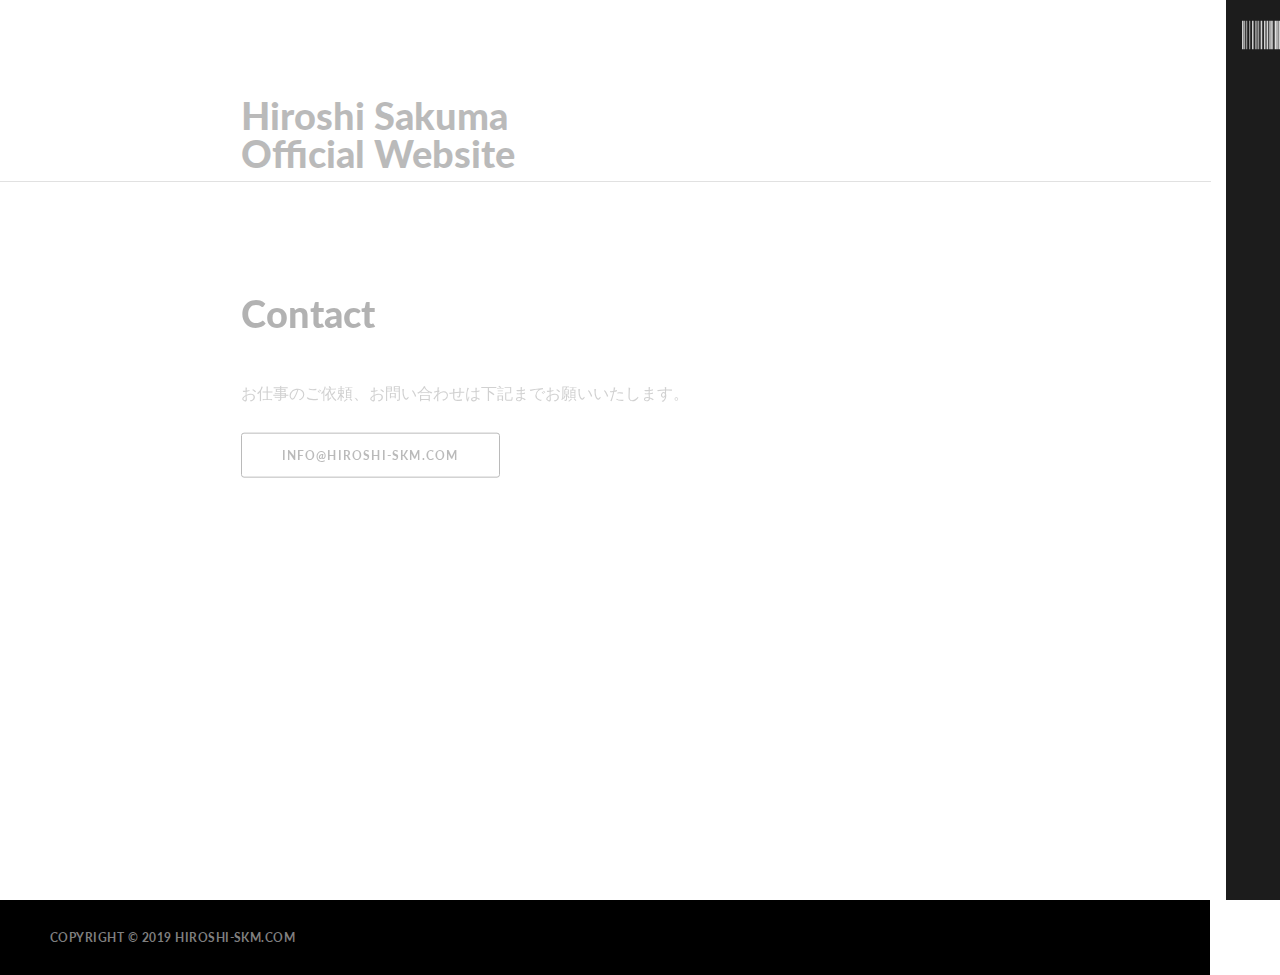
<file: contact.html>
<!DOCTYPE html>
<html lang="ja" dir="ltr">

  <head>
    <meta charset="utf-8">
    <meta http-equiv="X-UA-Compatible" content="IE=edge">
    <meta name="viewport" content="width=device-width, initial-scale=1">


    <!-- ===============================================-->
    <!--    Document Title-->
    <!-- ===============================================-->
    <title>佐久間洋司 Official Website | Contact</title>

    <meta name="theme-color" content="#ffffff">


    <!-- ===============================================-->
    <!--    Stylesheets-->
    <!-- ===============================================-->
    <link href="assets/lib/loaders.css/loaders.min.css" rel="stylesheet">
    <link href="https://fonts.googleapis.com/css?family=PT+Mono%7cPT+Serif:400,400i%7cLato:100,300,400,700,800,900" rel="stylesheet">
    <link href="assets/lib/remodal/remodal.css" rel="stylesheet">
    <link href="assets/lib/remodal/remodal-default-theme.css" rel="stylesheet">
    <link href="assets/css/theme.css" rel="stylesheet">

    <meta name="google-site-verification" content="P9fGHxK_BGQWkK_IPlR-rO3WMIvp2O9jSynrTYjgpPY" />
  </head>


  <body class="has-sidemenu overflow-hidden-x">


    <!--===============================================-->
    <!--    Fancynav-->
    <!--===============================================-->
    <nav class="fancynavbar" data-zanim-lg='{"from":{"opacity":1,"x":70},"to":{"opacity":1,"x":0},"ease":"CubicBezier","duration":0.8,"delay":0.3}' data-zanim-xs='{"from":{"opacity":1,"y":-48},"to":{"opacity":1,"y":0},"ease":"CubicBezier","duration":0.8,"delay":0.3}'
      data-zanim-trigger="scroll" data-exclusive="true">
      <div class="fancynavbar-togglerbar bg-dark">
        <a class="fancynavbar-brand" href="index.html">
          <span class='fas fa-barcode fs-3'></span>
          <!--<span class='logo-sparrow'>S</span>--></a>
        <div class="fancynavbar-toggler">
          <svg class="fancynavbar-toggler-icon" viewBox="0 0 70 70" xmlns="http://www.w3.org/2000/svg" data-zanim-lg='{"from":{"opacity":0,"x":45},"to":{"opacity":1,"x":0},"ease":"CubicBezier","duration":0.8,"delay":0.5}' data-zanim-trigger="scroll">
            <path id="path-top" d="M20,25c0,0,22,0,30,0c16,0,18.89,40.71-.15,21.75C38.7,35.65,19.9,16.8,19.9,16.8"></path>
            <path id="path-middle" d="M20,32h30"></path>
            <path id="path-bottom" d="M19.9,46.98c0,0,18.8-18.85,29.95-29.95C68.89-1.92,66,38.78,50,38.78c-8,0-30,0-30,0"></path>
          </svg>
        </div>
        <div class="fancynavbar-addon" data-zanim-lg='{"from":{"opacity":0,"x":45},"to":{"opacity":1,"x":0},"ease":"CubicBezier","duration":0.8,"delay":0.4}' data-zanim-trigger="scroll">
          <a class="fancynavbar-addon-item" href="https://twitter.com/hiroshi_skm" target="_blank"><span class="fab fa-twitter"></span></a>
          <a class="fancynavbar-addon-item" href="https://www.instagram.com/hiroshi_skm/" target="_blank"><span class="fab fa-instagram"></span></a>
          <a class="fancynavbar-addon-item" href="#" data-remodal-target="language"><span class="text-sans-serif ls font-weight-black fs--1">JA</span></a>
        </div>
      </div>
      <div class="fancynavbar-collapse">
        <ul class="fancynavbar-nav">
          <li class="fancynav-item">
            <a class="fancynav-link" href="./media.html"><span class="fancynav-link-content">Media</span></a>
          </li>
          <li class="fancynav-item">
            <a class="fancynav-link" href="./biography.html"><span class="fancynav-link-content">Biography</span></a>
          </li>
          <li class="fancynav-item">
            <a class="fancynav-link" href="./talks.html"><span class="fancynav-link-content">Talks</span></a>
          </li>
          <li class="fancynav-item">
            <a class="fancynav-link" href="./articles.html"><span class="fancynav-link-content">Articles</span></a>
          </li>
          <li class="fancynav-item">
            <a class="fancynav-link" href="./contact.html"><span class="fancynav-link-content">Contact</span></a>
          </li>
        </ul>
      </div>
    </nav>
    <!--===============================================-->
    <!--    End of Fancynav-->
    <!--===============================================-->



    <!-- ===============================================-->
    <!--    Main Content-->
    <!-- ===============================================-->
    <main class="main min-vh-100" id="top">


      <!-- ============================================-->
      <!-- Preloader ==================================-->
      <div class="preloader" id="preloader">
        <div class="loader">
          <div class="line-scale-pulse-out-rapid">
            <div></div>
            <div></div>
            <div></div>
            <div></div>
            <div></div>
          </div>
        </div>
      </div>
      <!-- ============================================-->
      <!-- End of Preloader ===========================-->


      <!-- ============================================-->
      <!-- <section> begin ============================-->
      <section class="py-0" id="top">

        <div class="container">
          <div class="row justify-content-center">
            <div class="col-lg-8 bg-white pt-7 pt-lg-5 pb-3 pb-lg-4 overflow-hidden" data-zanim-xs='{"delay":0.4}' data-zanim-trigger="scroll">
              <div data-zanim-timeline='{"delay":0.4}' data-zanim-trigger="scroll">
                <h1 class="text-sans-serif display-4 fs-2 fs-sm-3 fs-lg-2 fs-xl-3 mb-4"><a class="text-dark" href="./index.html">Hiroshi Sakuma<br>Official Website</a></h1>
              </div>
            </div>
          </div>
        </div>
        <!-- end of .container-->

      </section>
      <!-- <section> close ============================-->
      <!-- ============================================-->

      <!-- ============================================-->
      <!-- <section> begin ============================-->
      <section class="border-top border-300 pt-5 py-lg-5 py-xl-6 bg-white" id="articles">

        <div class="container">
          <div class="row justify-content-center">
            <div class="col-lg-8 overflow-hidden" data-zanim-xs='{"delay":0.4}' data-zanim-trigger="scroll">
              <h1 class="text-sans-serif display-4 fs-2 fs-sm-3 fs-lg-2 fs-xl-3 mb-5">Contact</h1>
              <p class="text-sans-serif fs-0 mt-4">お仕事のご依頼、お問い合わせは下記までお願いいたします。</p>
              <p class="text-sans-serif fs-0 mt-4"><a class="btn btn-outline-dark" href="mailto:info@hiroshi-skm.com" target="_blank">info@hiroshi-skm.com</a></p>
            </div>
          </div>
        </div>
        <!-- end of .container-->

      </section>
      <!-- <section> close ============================-->
      <!-- ============================================-->

    </main>
    <!-- ===============================================-->
    <!--    End of Main Content-->
    <!-- ===============================================-->




    <!--===============================================-->
    <!--    Footer-->
    <!--===============================================-->
    <footer class="footer bg-black text-600 py-4 text-sans-serif text-center overflow-hidden" data-zanim-timeline="{}" data-zanim-trigger="scroll">
      <div class="container">
        <div class="row align-items-center">
          <div class="col-lg-4 order-lg-2">
            <a class="indicator indicator-up" href="#top" data-fancyscroll="data-fancyscroll"><span class="indicator-arrow indicator-arrow-one" data-zanim-xs='{"from":{"opacity":0,"y":15},"to":{"opacity":1,"y":-5,"scale":1},"ease":"Back.easeOut","duration":0.4,"delay":0.9}'></span><span class="indicator-arrow indicator-arrow-two" data-zanim-xs='{"from":{"opacity":0,"y":15},"to":{"opacity":1,"y":-5,"scale":1},"ease":"Back.easeOut","duration":0.4,"delay":1.05}'></span></a>
          </div>
          <div class="col-lg-4 text-lg-left mt-4 mt-lg-0">
            <p class="fs--1 text-uppercase ls font-weight-bold mb-0">
              Copyright &copy; 2019 hiroshi-skm.com</p>
          </div>
        </div>
      </div>
    </footer>


    <!--===============================================-->
    <!--    Modal for language selection-->
    <!--===============================================-->
    <div class="remodal bg-black remodal-select-language" data-remodal-id="language">
      <div class="remodal-close" data-remodal-action="close"></div>
      <ul class="list-unstyled pl-0 my-0 py-4 text-sans-serif">
        <li>
          <a class="pt-1 d-block text-white font-weight-semi-bold" href="index.html">Japanese</a>
        </li>
        <li>
          <a class="pt-1 d-block text-500" href="english.html">English</a>
        </li>
      </ul>
    </div>


    <!-- ===============================================-->
    <!--    JavaScripts-->
    <!-- ===============================================-->
    <script src="assets/js/jquery.min.js"></script>
    <script src="assets/js/popper.min.js"></script>
    <script src="assets/js/bootstrap.js"></script>
    <script src="assets/js/plugins.js"></script>
    <script src="assets/lib/loaders.css/loaders.css.js"></script>
    <script src="assets/js/stickyfill.min.js"></script>
    <script src="assets/lib/remodal/remodal.js"></script>
    <script src="assets/lib/jtap/jquery.tap.js"></script>
    <script src="assets/js/rellax.min.js"></script>
    <script src="assets/js/theme.js"></script>

  </body>

</html>
</file>
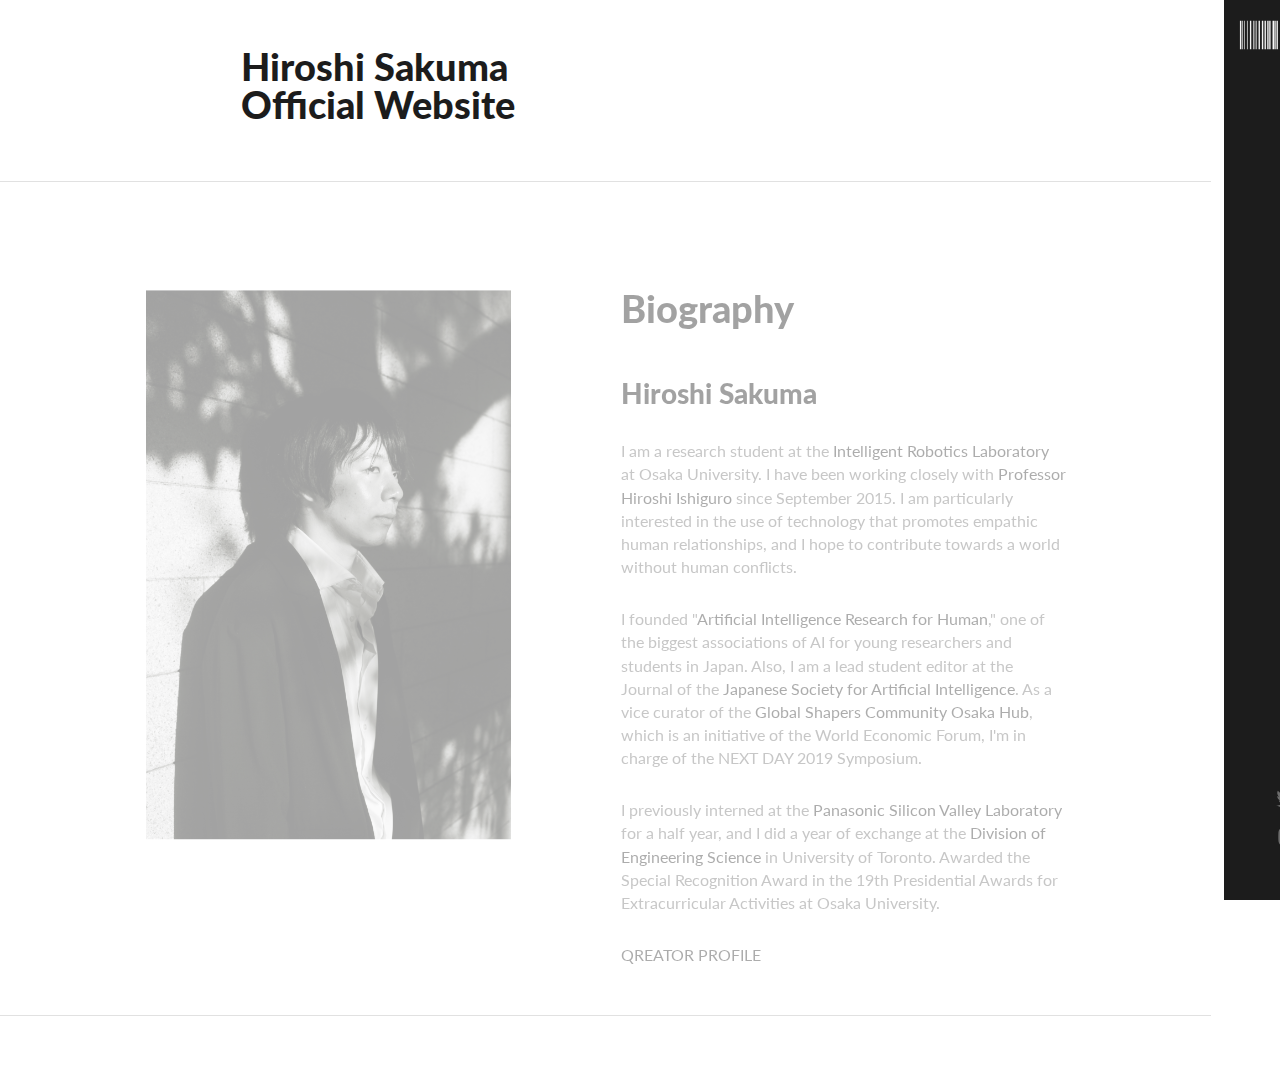
<file: english.html>
<!DOCTYPE html>
<html lang="en" dir="ltr">

  <head>
    <meta charset="utf-8">
    <meta http-equiv="X-UA-Compatible" content="IE=edge">
    <meta name="viewport" content="width=device-width, initial-scale=1">


    <!-- ===============================================-->
    <!--    Document Title-->
    <!-- ===============================================-->
    <title>Hiroshi Sakuma Official Website</title>

    <meta name="theme-color" content="#ffffff">


    <!-- ===============================================-->
    <!--    Stylesheets-->
    <!-- ===============================================-->
    <link href="assets/lib/loaders.css/loaders.min.css" rel="stylesheet">
    <link href="https://fonts.googleapis.com/css?family=PT+Mono%7cPT+Serif:400,400i%7cLato:100,300,400,700,800,900" rel="stylesheet">
    <link href="assets/lib/remodal/remodal.css" rel="stylesheet">
    <link href="assets/lib/remodal/remodal-default-theme.css" rel="stylesheet">
    <link href="assets/css/theme.css" rel="stylesheet">

    <meta name="google-site-verification" content="P9fGHxK_BGQWkK_IPlR-rO3WMIvp2O9jSynrTYjgpPY" />
  </head>


  <body class="has-sidemenu overflow-hidden-x">


    <!--===============================================-->
    <!--    Fancynav-->
    <!--===============================================-->
    <nav class="fancynavbar" data-zanim-lg='{"from":{"opacity":1,"x":70},"to":{"opacity":1,"x":0},"ease":"CubicBezier","duration":0.8,"delay":0.3}' data-zanim-xs='{"from":{"opacity":1,"y":-48},"to":{"opacity":1,"y":0},"ease":"CubicBezier","duration":0.8,"delay":0.3}'
      data-zanim-trigger="scroll" data-exclusive="true">
      <div class="fancynavbar-togglerbar bg-dark">
        <a class="fancynavbar-brand" href="index.html">
          <span class='fas fa-barcode fs-3'></span>
          <!--<span class='logo-sparrow'>S</span>--></a>
        <div class="fancynavbar-toggler">
          <svg class="fancynavbar-toggler-icon" viewBox="0 0 70 70" xmlns="http://www.w3.org/2000/svg" data-zanim-lg='{"from":{"opacity":0,"x":45},"to":{"opacity":1,"x":0},"ease":"CubicBezier","duration":0.8,"delay":0.5}' data-zanim-trigger="scroll">
            <path id="path-top" d="M20,25c0,0,22,0,30,0c16,0,18.89,40.71-.15,21.75C38.7,35.65,19.9,16.8,19.9,16.8"></path>
            <path id="path-middle" d="M20,32h30"></path>
            <path id="path-bottom" d="M19.9,46.98c0,0,18.8-18.85,29.95-29.95C68.89-1.92,66,38.78,50,38.78c-8,0-30,0-30,0"></path>
          </svg>
        </div>
        <div class="fancynavbar-addon" data-zanim-lg='{"from":{"opacity":0,"x":45},"to":{"opacity":1,"x":0},"ease":"CubicBezier","duration":0.8,"delay":0.4}' data-zanim-trigger="scroll">
          <a class="fancynavbar-addon-item" href="https://twitter.com/hiroshi_skm" target="_blank"><span class="fab fa-twitter"></span></a>
          <a class="fancynavbar-addon-item" href="https://www.instagram.com/hiroshi_skm/" target="_blank"><span class="fab fa-instagram"></span></a>
          <a class="fancynavbar-addon-item" href="#" data-remodal-target="language"><span class="text-sans-serif ls font-weight-black fs--1">JA</span></a>
        </div>
      </div>
      <div class="fancynavbar-collapse">
        <ul class="fancynavbar-nav">
          <li class="fancynav-item">
            <a class="fancynav-link" href="./media.html"><span class="fancynav-link-content">Media</span></a>
          </li>
          <li class="fancynav-item">
            <a class="fancynav-link" href="./biography.html"><span class="fancynav-link-content">Biography</span></a>
          </li>
          <li class="fancynav-item">
            <a class="fancynav-link" href="./talks.html"><span class="fancynav-link-content">Talks</span></a>
          </li>
          <li class="fancynav-item">
            <a class="fancynav-link" href="./articles.html"><span class="fancynav-link-content">Articles</span></a>
          </li>
          <li class="fancynav-item">
            <a class="fancynav-link" href="./contact.html"><span class="fancynav-link-content">Contact</span></a>
          </li>
        </ul>
      </div>
    </nav>
    <!--===============================================-->
    <!--    End of Fancynav-->
    <!--===============================================-->


    <!-- ===============================================-->
    <!--    Main Content-->
    <!-- ===============================================-->
    <main class="main min-vh-100" id="top">


      <!-- ============================================-->
      <!-- Preloader ==================================-->
      <div class="preloader" id="preloader">
        <div class="loader">
          <div class="line-scale-pulse-out-rapid">
            <div></div>
            <div></div>
            <div></div>
            <div></div>
            <div></div>
          </div>
        </div>
      </div>
      <!-- ============================================-->
      <!-- End of Preloader ===========================-->


      <!-- ============================================-->
      <!-- <section> begin ============================-->
      <section class="py-0" id="top">

        <div class="container">
          <div class="row justify-content-center">
            <div class="col-lg-8 bg-white pt-7 pt-lg-5 pb-3 pb-lg-4">
              <div data-zanim-timeline='{"delay":0.4}' data-zanim-trigger="scroll">
                <h1 class="text-sans-serif display-4 fs-2 fs-sm-3 fs-lg-2 fs-xl-3 mb-4"><a class="text-dark" href="./index.html">Hiroshi Sakuma<br>Official Website</a></h1>
              </div>
            </div>
          </div>
        </div>
        <!-- end of .container-->

      </section>
      <!-- <section> close ============================-->
      <!-- ============================================-->

      <!-- ============================================-->
      <!-- <section> begin ============================-->
      <section class="border-top border-bottom border-300 pt-7 py-lg-5 py-xl-6 bg-white" id="biography">

        <div class="container">
          <div class="row align-items-center justify-content-center">
            <div class="col-lg-10 overflow-hidden" data-zanim-xs='{"delay":0.4}' data-zanim-trigger="scroll">
              <div class="row">
                <div class="col-md-5 mb-4">
                  <img class="img-fluid" src="assets/img/profile_hiroshisakuma.jpg" alt="Profile" />
                </div>
                <div class="col-md-6 ml-auto">
                  <h1 class="text-sans-serif display-4 fs-2 fs-sm-3 fs-lg-2 fs-xl-3 mb-5">Biography</h1>
                  <h4 class="text-sans-serif fs-1 fs-sm-2 fs-lg-1 fs-xl-2 mb-4">Hiroshi Sakuma</h4>
                  <p class="text-sans-serif fs-0 mb-4">I am a research student at the <a class="text-dark" href="http://eng.irl.sys.es.osaka-u.ac.jp" target="_blank">Intelligent Robotics Laboratory</a> at Osaka University. I have been working closely with <a class="text-dark" href="http://www.geminoid.jp/en/" target="_blank">Professor Hiroshi Ishiguro</a> since September 2015. I am particularly interested in the use of technology that promotes empathic human relationships, and I hope to contribute towards a world without human conflicts.</p>
                  <p class="text-sans-serif fs-0 mb-4">I founded "<a class="text-dark" href="http://air-osaka.tumblr.com/en" target="_blank">Artificial Intelligence Research for Human</a>," one of the biggest associations of AI for young researchers and students in Japan. Also, I am a lead student editor at the Journal of the <a class="text-dark" href="https://www.ai-gakkai.or.jp/en/" target="_blank">Japanese Society for Artificial Intelligence</a>. As a vice curator of the <a class="text-dark" href="http://globalshapersosaka.org" target="_blank">Global Shapers Community Osaka Hub</a>, which is an initiative of the World Economic Forum, I'm in charge of the NEXT DAY 2019 Symposium.</p>
                  <p class="text-sans-serif fs-0 mb-4">I previously interned at the <a class="text-dark" href="http://tech-ai.panasonic.com/en/laboratory_and_network.html" target="_blank">Panasonic Silicon Valley Laboratory</a> for a half year, and I did a year of exchange at the <a class="text-dark" href="http://engsci.utoronto.ca" target="_blank">Division of Engineering Science</a> in University of Toronto. Awarded the Special Recognition Award in the 19th Presidential Awards for Extracurricular Activities at Osaka University.</p>
                  <p class="text-sans-serif fs-0 mb-4"><a class="text-dark" href="http://qreators.jp/qreator/sakumahiroshi" target="_blank">QREATOR PROFILE</a></p>
                </div>
              </div>
            </div>
          </div>
        </div>
        <!-- end of .container-->

      </section>
      <!-- <section> close ============================-->
      <!-- ============================================-->

    </main>
    <!-- ===============================================-->
    <!--    End of Main Content-->
    <!-- ===============================================-->




    <!--===============================================-->
    <!--    Footer-->
    <!--===============================================-->
    <footer class="footer bg-black text-600 py-4 text-sans-serif text-center overflow-hidden" data-zanim-timeline="{}" data-zanim-trigger="scroll">
      <div class="container">
        <div class="row align-items-center">
          <div class="col-lg-4 order-lg-2">
            <a class="indicator indicator-up" href="#top" data-fancyscroll="data-fancyscroll"><span class="indicator-arrow indicator-arrow-one" data-zanim-xs='{"from":{"opacity":0,"y":15},"to":{"opacity":1,"y":-5,"scale":1},"ease":"Back.easeOut","duration":0.4,"delay":0.9}'></span><span class="indicator-arrow indicator-arrow-two" data-zanim-xs='{"from":{"opacity":0,"y":15},"to":{"opacity":1,"y":-5,"scale":1},"ease":"Back.easeOut","duration":0.4,"delay":1.05}'></span></a>
          </div>
          <div class="col-lg-4 text-lg-left mt-4 mt-lg-0">
            <p class="fs--1 text-uppercase ls font-weight-bold mb-0">
              Copyright &copy; 2019 hiroshi-skm.com</p>
          </div>
        </div>
      </div>
    </footer>


    <!--===============================================-->
    <!--    Modal for language selection-->
    <!--===============================================-->
    <div class="remodal bg-black remodal-select-language" data-remodal-id="language">
      <div class="remodal-close" data-remodal-action="close"></div>
      <ul class="list-unstyled pl-0 my-0 py-4 text-sans-serif">
        <li>
          <a class="pt-1 d-block text-500" href="index.html">Japanese</a>
        </li>
        <li>
          <a class="pt-1 d-block text-white font-weight-semi-bold" href="english.html">English</a>
        </li>
      </ul>
    </div>


    <!-- ===============================================-->
    <!--    JavaScripts-->
    <!-- ===============================================-->
    <script src="assets/js/jquery.min.js"></script>
    <script src="assets/js/popper.min.js"></script>
    <script src="assets/js/bootstrap.js"></script>
    <script src="assets/js/plugins.js"></script>
    <script src="assets/lib/loaders.css/loaders.css.js"></script>
    <script src="assets/js/stickyfill.min.js"></script>
    <script src="assets/lib/remodal/remodal.js"></script>
    <script src="assets/lib/jtap/jquery.tap.js"></script>
    <script src="assets/js/rellax.min.js"></script>
    <script src="assets/js/theme.js"></script>

  </body>

</html>
</file>
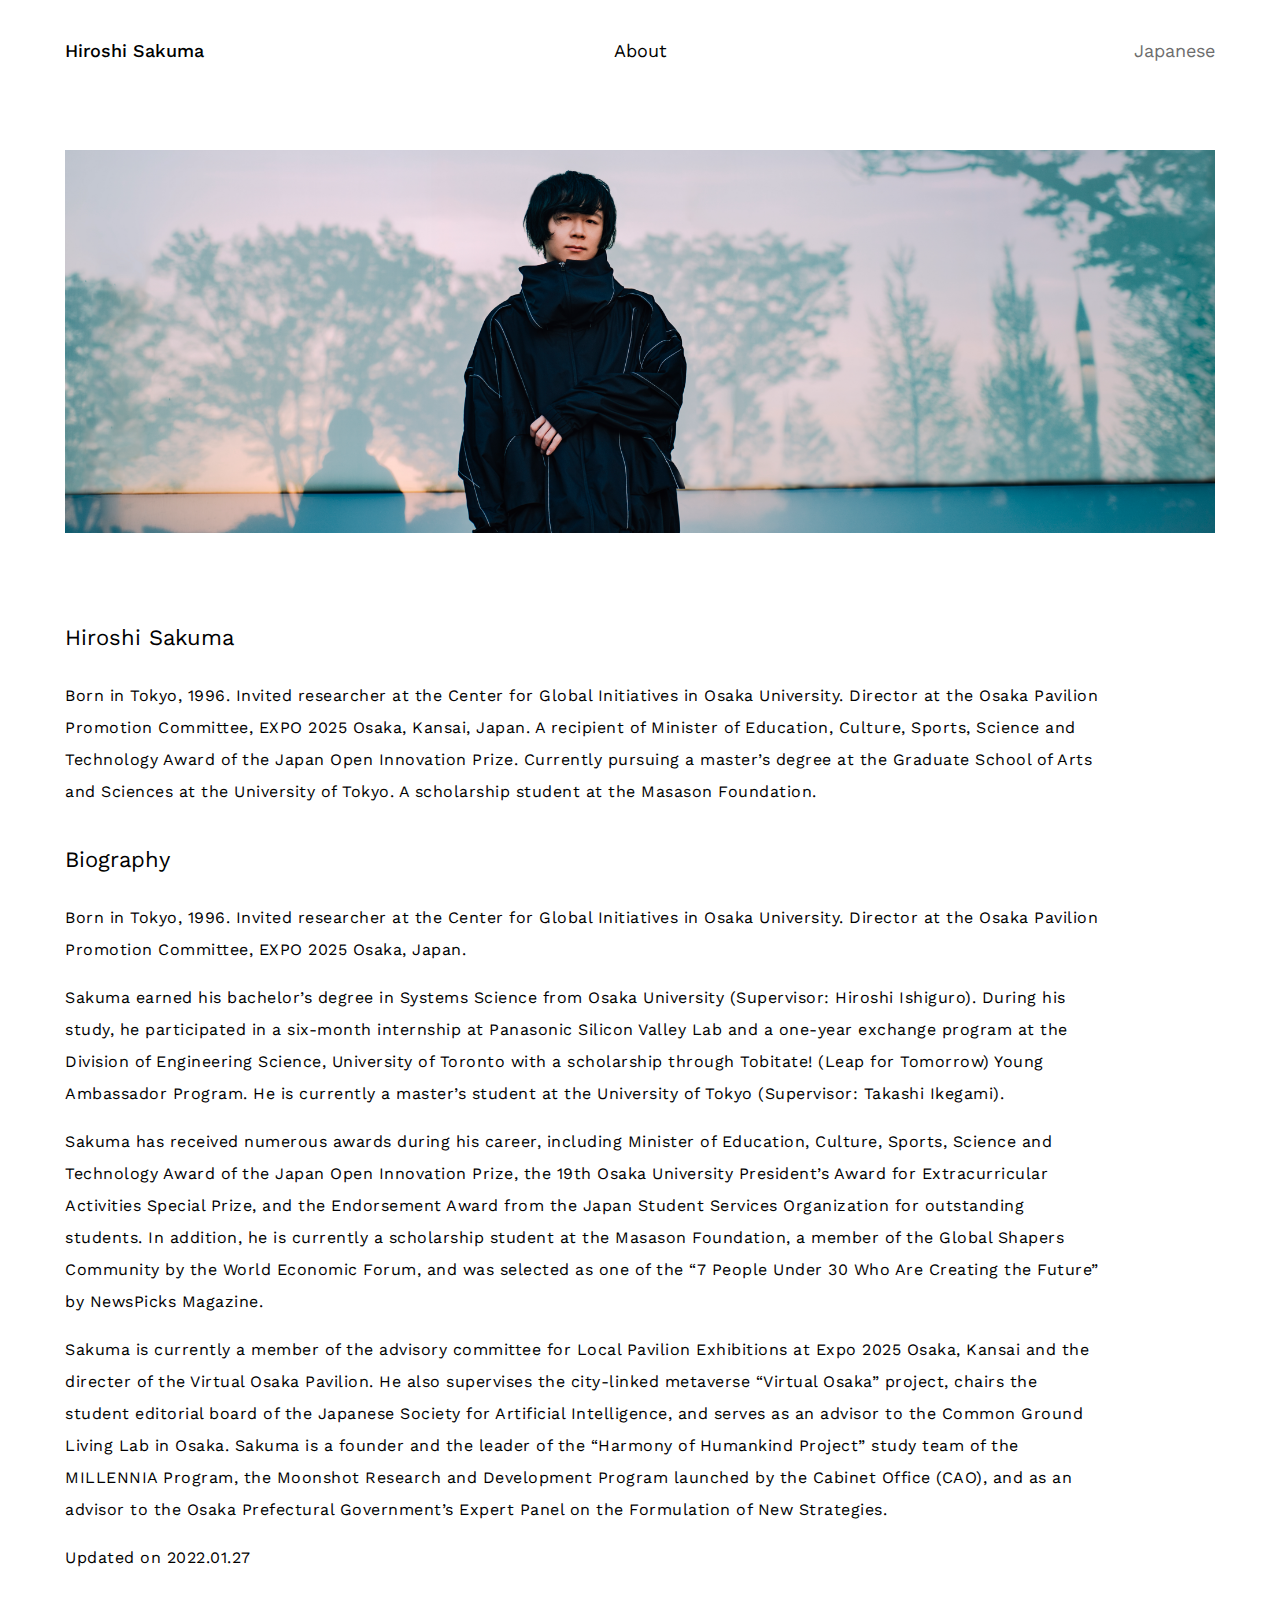
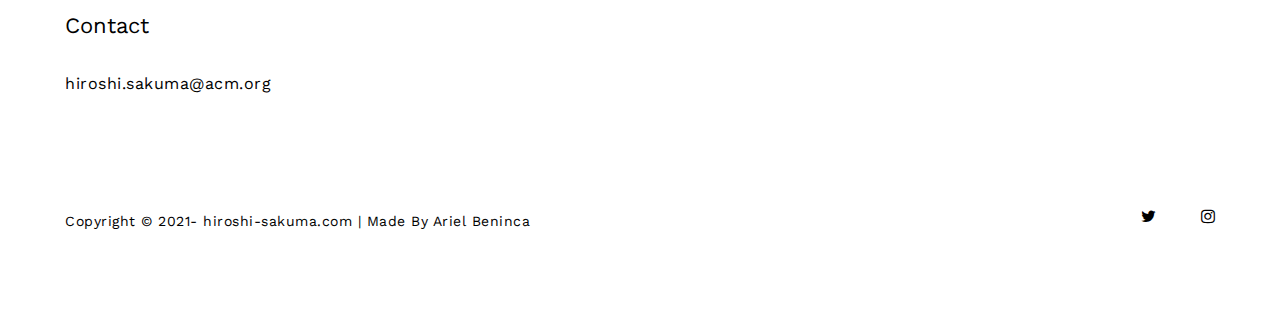
<file: index_en.html>
<!DOCTYPE html>
<!--[if IE 8]>      <html class="ie ie8"> <![endif]-->
<!--[if IE 9]>      <html class="ie ie9"> <![endif]-->
<!--[if gt IE 9]><!-->  <html lang="en"> <!--<![endif]-->
<head prefix="og: http://ogp.me/ns# fb: http://ogp.me/ns/fb# website: http://ogp.me/ns/website#">
	<meta charset="utf-8">
	<title>Hiroshi Sakuma</title>
	<meta name="description" content="Born in Tokyo, 1996. Invited researcher at the Center for Global Initiatives in Osaka University. Director at the Osaka Pavilion Promotion Committee, EXPO 2025 Osaka, Kansai, Japan. A recipient of Minister of Education, Culture, Sports, Science and Technology Award of the Japan Open Innovation Prize. Currently pursuing a master’s degree at the Graduate School of Arts and Sciences at the University of Tokyo. A scholarship student at the Masason Foundation." />
	<meta name="keywords" content="Hiroshi Sakuma,Osaka University,EXPO 2025,Virtual Osaka" />
	<meta name="viewport" content="width=device-width, initial-scale=1.0">
	<link rel="stylesheet" href="css/animate.css">
	<link rel="stylesheet" href="css/font-awesome.min.css">
	<link rel="stylesheet" href="css/normalize.css">
	<link rel="stylesheet" href="css/main.css">

	<!--<link rel="apple-touch-icon" sizes="180x180" href="img/apple-touch-icon.png">-->

	<link href='https://fonts.googleapis.com/css?family=Work+Sans:400,700,600,500,300,200' rel='stylesheet' type='text/css'>

	<meta name="google-site-verification" content="P9fGHxK_BGQWkK_IPlR-rO3WMIvp2O9jSynrTYjgpPY" />

	<!--OGP-->
	<meta property="og:url" content="https://hiroshi-sakuma.com">
	<meta property="og:type" content="website">
	<meta property="og:image" content="https://hiroshi-sakuma.com/img/hiroshisakuma_wide.jpg">
	<meta property="og:title" content="Hiroshi Sakuma">
	<meta property="og:description" content="Born in Tokyo, 1996. Invited researcher at the Center for Global Initiatives in Osaka University. Director at the Osaka Pavilion Promotion Committee, EXPO 2025 Osaka, Kansai, Japan. A recipient of Minister of Education, Culture, Sports, Science and Technology Award of the Japan Open Innovation Prize. Currently pursuing a master’s degree at the Graduate School of Arts and Sciences at the University of Tokyo. A scholarship student at the Masason Foundation.">
</head>

<body>
	<!--menu-->
	<div class="container nav">
		<nav class="animated fadeIn">
			<div class="logo">Hiroshi Sakuma</div>
			<ul class="centernav">
				<li class="smoothscroll"><a href="#about">About</a></li>
			</ul>
			<ul class="sidenav">
				<li><a href="index.html">Japanese</a></li>
			</ul>
		</nav>
	</div>
	<!--/menu-->

	<!--Header-->
	<div class="container">
		<header class="header" data-top="margin-bottom:80px; opacity:1;" data-top-bottom="margin-bottom:180px; opacity:0;">
			<h1  class="animated fadeIn"><img class="sp" src="img/hiroshisakuma.jpg" alt="icon" width="100%"><img class="pc" src="img/hiroshisakuma_wide.jpg" alt="wide" width="100%"></h1>
		</header>
		<!--/Header-->

		<!--footer-->
		<footer>
			<div class="footer-content">
				<div class="section group">
					<div class="col span_12_of_12">
						<h3 id="about">Hiroshi Sakuma</h3>
						<p class="about-text">Born in Tokyo, 1996. Invited researcher at the Center for Global Initiatives in Osaka University. Director at the Osaka Pavilion Promotion Committee, EXPO 2025 Osaka, Kansai, Japan. A recipient of Minister of Education, Culture, Sports, Science and Technology Award of the Japan Open Innovation Prize. Currently pursuing a master’s degree at the Graduate School of Arts and Sciences at the University of Tokyo. A scholarship student at the Masason Foundation.</p>
					</div>
				</div>

				<div class="section group">
					<div class="col span_12_of_12">
						<h3 id="biography">Biography</h3>
						<p class="about-text">Born in Tokyo, 1996. Invited researcher at the Center for Global Initiatives in Osaka University. Director at the Osaka Pavilion Promotion Committee, EXPO 2025 Osaka, Japan.</p>
						<p class="about-text">Sakuma earned his bachelor’s degree in Systems Science from Osaka University (Supervisor: Hiroshi Ishiguro). During his study, he participated in a six-month internship at Panasonic Silicon Valley Lab and a one-year exchange program at the Division of Engineering Science, University of Toronto with a scholarship through Tobitate! (Leap for Tomorrow) Young Ambassador Program. He is currently a master’s student at the University of Tokyo (Supervisor: Takashi Ikegami).</p>
						<p class="about-text">Sakuma has received numerous awards during his career, including Minister of Education, Culture, Sports, Science and Technology Award of the Japan Open Innovation Prize, the 19th Osaka University President’s Award for Extracurricular Activities Special Prize, and the Endorsement Award from the Japan Student Services Organization for outstanding students. In addition, he is currently a scholarship student at the Masason Foundation, a member of the Global Shapers Community by the World Economic Forum, and was selected as one of the “7 People Under 30 Who Are Creating the Future” by NewsPicks Magazine.</p>
						<p class="about-text">Sakuma is currently a member of the advisory committee for Local Pavilion Exhibitions at Expo 2025 Osaka, Kansai and the directer of the Virtual Osaka Pavilion. He also supervises the city-linked metaverse “Virtual Osaka” project, chairs the student editorial board of the Japanese Society for Artificial Intelligence, and serves as an advisor to the Common Ground Living Lab in Osaka. Sakuma is a founder and the leader of the “Harmony of Humankind Project” study team of the MILLENNIA Program, the Moonshot Research and Development Program launched by the Cabinet Office (CAO), and as an advisor to the Osaka Prefectural Government’s Expert Panel on the Formulation of New Strategies.</p>
						<p class="about-text">Updated on 2022.01.27</p>
					</div>
				</div>

				<div class="section group">
					<div class="col span_12_of_12">
						<h3 id="contact">Contact</h3>
						<p class="about-text"><a href="mailto:hiroshi.sakuma@acm.org" >hiroshi.sakuma@acm.org</a></p>
					</div>
				</div>

				<div class="bottom-footer">
					<ul>
						<li><a href="https://twitter.com/sakumahiroshi_" target="_blank" title="Hiroshi Sakuma Twitter" ><i class="fa fa-twitter"></i></a></li>
						<li><a href="https://www.instagram.com/sakumahiroshi_/" target="_blank" title="Hiroshi Sakuma Instagram"><i class="fa fa-instagram"></i></a></li>
					</ul>
					<p>Copyright &copy; 2021- hiroshi-sakuma.com | Made By <a href="http://arielbeninca.com" target="_blank"> Ariel Beninca</a></p>
				</div>
			</div>
		</footer>
	</div>
	<!--/footer-->
	<script type="text/javascript" src="js/jquery.min.js"></script>
	<script type="text/javascript" src="js/skrollr.min.js"></script>
	<script src="js/main.js" type="text/javascript"></script>
</body>
</html>
</file>
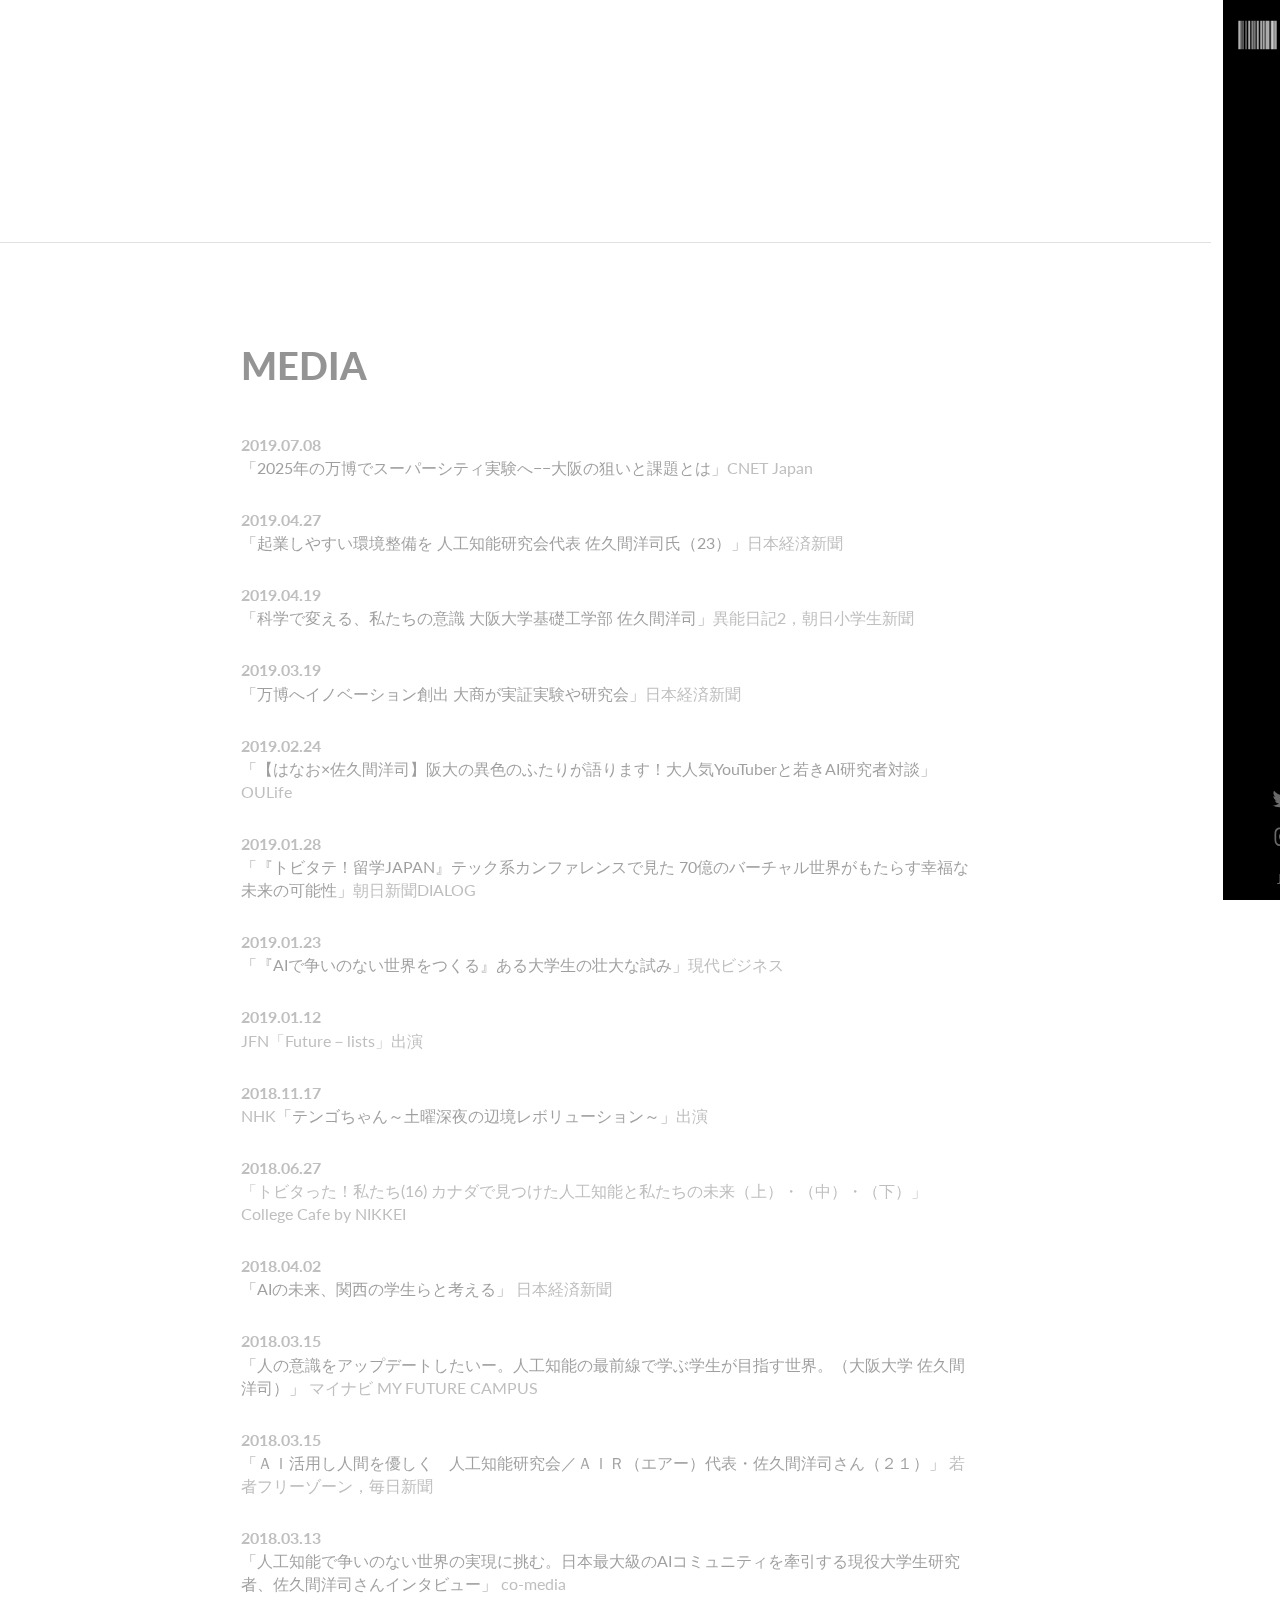
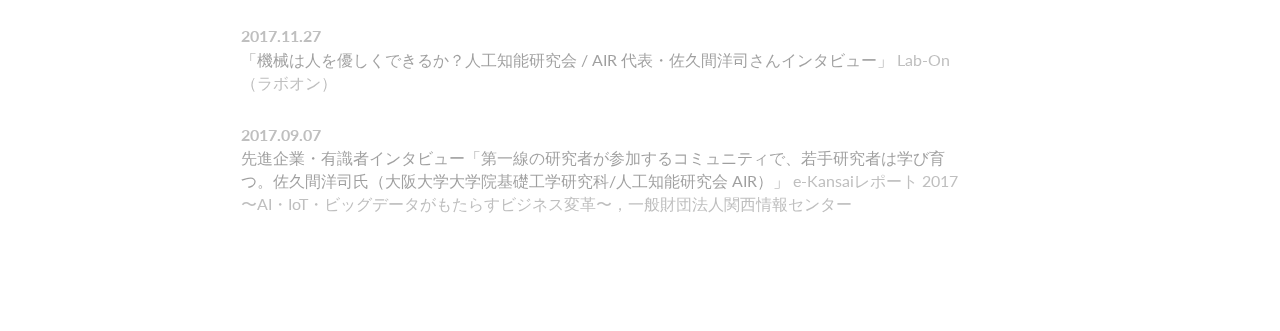
<file: media.html>
<!DOCTYPE html>
<html lang="ja" dir="ltr">

  <head>
    <meta charset="utf-8">
    <meta http-equiv="X-UA-Compatible" content="IE=edge">
    <meta name="viewport" content="width=device-width, initial-scale=1">


    <!-- ===============================================-->
    <!--    Document Title-->
    <!-- ===============================================-->
    <title>佐久間洋司 Official Website | MEDIA</title>

    <meta name="theme-color" content="#ffffff">


    <!-- ===============================================-->
    <!--    Stylesheets-->
    <!-- ===============================================-->
    <link href="assets/lib/loaders.css/loaders.min.css" rel="stylesheet">
    <link href="https://fonts.googleapis.com/css?family=PT+Mono%7cPT+Serif:400,400i%7cLato:100,300,400,700,800,900" rel="stylesheet">
    <link href="assets/lib/remodal/remodal.css" rel="stylesheet">
    <link href="assets/lib/remodal/remodal-default-theme.css" rel="stylesheet">
    <link href="assets/css/theme.css" rel="stylesheet">

    <meta name="google-site-verification" content="P9fGHxK_BGQWkK_IPlR-rO3WMIvp2O9jSynrTYjgpPY" />
  </head>


  <body class="has-sidemenu overflow-hidden-x">


    <!--===============================================-->
    <!--    Fancynav-->
    <!--===============================================-->
    <nav class="fancynavbar" data-zanim-lg='{"from":{"opacity":1,"x":70},"to":{"opacity":1,"x":0},"ease":"CubicBezier","duration":0.8,"delay":0.3}' data-zanim-xs='{"from":{"opacity":1,"y":-48},"to":{"opacity":1,"y":0},"ease":"CubicBezier","duration":0.8,"delay":0.3}'
      data-zanim-trigger="scroll" data-exclusive="true">
      <div class="fancynavbar-togglerbar" data-onscroll-fade-in="data-onscroll-fade-in">
        <a class="fancynavbar-brand" href="index.html">
          <span class='fas fa-barcode fs-3'></span>
          <!--<span class='logo-sparrow'>S</span>--></a>
        <div class="fancynavbar-toggler">
          <svg class="fancynavbar-toggler-icon" viewBox="0 0 70 70" xmlns="http://www.w3.org/2000/svg" data-zanim-lg='{"from":{"opacity":0,"x":45},"to":{"opacity":1,"x":0},"ease":"CubicBezier","duration":0.8,"delay":0.5}' data-zanim-trigger="scroll">
            <path id="path-top" d="M20,25c0,0,22,0,30,0c16,0,18.89,40.71-.15,21.75C38.7,35.65,19.9,16.8,19.9,16.8"></path>
            <path id="path-middle" d="M20,32h30"></path>
            <path id="path-bottom" d="M19.9,46.98c0,0,18.8-18.85,29.95-29.95C68.89-1.92,66,38.78,50,38.78c-8,0-30,0-30,0"></path>
          </svg>
        </div>
        <div class="fancynavbar-addon" data-zanim-lg='{"from":{"opacity":0,"x":45},"to":{"opacity":1,"x":0},"ease":"CubicBezier","duration":0.8,"delay":0.4}' data-zanim-trigger="scroll">
          <a class="fancynavbar-addon-item" href="https://twitter.com/hiroshi_skm" target="_blank"><span class="fab fa-twitter"></span></a>
          <a class="fancynavbar-addon-item" href="https://www.instagram.com/hiroshi_skm/" target="_blank"><span class="fab fa-instagram"></span></a>
          <a class="fancynavbar-addon-item" href="#" data-remodal-target="language"><span class="text-sans-serif ls font-weight-black fs--1">JA</span></a>
        </div>
      </div>
      <div class="fancynavbar-collapse">
        <ul class="fancynavbar-nav">
          <li class="fancynav-item">
            <a class="fancynav-link" href="./media.html"><span class="fancynav-link-content">MEDIA</span></a>
          </li>
          <li class="fancynav-item">
            <a class="fancynav-link" href="./biography.html"><span class="fancynav-link-content">BIOGRAPHY</span></a>
          </li>
          <li class="fancynav-item">
            <a class="fancynav-link" href="./talks.html"><span class="fancynav-link-content">TALKS</span></a>
          </li>
          <li class="fancynav-item">
            <a class="fancynav-link" href="./articles.html"><span class="fancynav-link-content">ARTICLES</span></a>
          </li>
          <li class="fancynav-item">
            <a class="fancynav-link" href="./contact.html"><span class="fancynav-link-content">CONTACT</span></a>
          </li>
        </ul>
      </div>
    </nav>
    <!--===============================================-->
    <!--    End of Fancynav-->
    <!--===============================================-->



    <!-- ===============================================-->
    <!--    Main Content-->
    <!-- ===============================================-->
    <main class="main min-vh-100" id="top">


      <!-- ============================================-->
      <!-- Preloader ==================================-->
      <div class="preloader" id="preloader">
        <div class="loader">
          <div class="line-scale-pulse-out-rapid">
            <div></div>
            <div></div>
            <div></div>
            <div></div>
            <div></div>
          </div>
        </div>
      </div>
      <!-- ============================================-->
      <!-- End of Preloader ===========================-->


      <!-- ============================================-->
      <!-- <section> begin ============================-->
      <section class="py-0" id="top">

        <div class="container">
          <div class="row justify-content-center">
            <div class="col-lg-8 bg-white py-6">
              <div data-zanim-timeline='{"delay":0.4}' data-zanim-trigger="scroll">
                <h1 class="font-weight-light text-uppercase fs-2 fs-sm-3 fs-lg-2 fs-xl-3">
                  <a class="text-dark" href="./index.html"><span class="d-block overflow-hidden"><span class="d-inline-block" data-zanim-xs='{"delay":0.1}'><span class="display-4 fs-3 fs-sm-4 fs-lg-3 fs-xl-4 font-weight-black">Hiroshi Sakuma</span></span></span>
                  <span class="d-block overflow-hidden"><span class="d-block mt-2" data-zanim-xs='{"delay":0.2}'>Official Website</span></span></a>
                </h1>
              </div>
            </div>
          </div>
        </div>
        <!-- end of .container-->

      </section>
      <!-- <section> close ============================-->
      <!-- ============================================-->

      <!-- ============================================-->
      <!-- <section> begin ============================-->
      <section class="border-top border-300 pt-7 py-lg-5 py-xl-6 bg-white" id="articles">

        <div class="container">
          <div class="row justify-content-center">
            <div class="col-lg-8 overflow-hidden" data-zanim-xs='{"delay":0.4}' data-zanim-trigger="scroll">
              <h1 class="text-sans-serif display-4 fs-2 fs-sm-3 fs-lg-2 fs-xl-3 mb-5">MEDIA</h1>
              <p class="text-sans-serif fs-0 mt-4"><strong>2019.07.08</strong><br><a class="text-dark" href="https://japan.cnet.com/article/35139535/" target="_blank">「2025年の万博でスーパーシティ実験へ−−大阪の狙いと課題とは」</a>CNET Japan</p>
              <p class="text-sans-serif fs-0 mt-4"><strong>2019.04.27</strong><br><a class="text-dark" href="https://www.nikkei.com/article/DGKKZO44272640W9A420C1LKB000/" target="_blank">「起業しやすい環境整備を 人工知能研究会代表 佐久間洋司氏（23）」</a>日本経済新聞</p>
              <p class="text-sans-serif fs-0 mt-4"><strong>2019.04.19</strong><br><a class="text-dark" href="https://news.line.me/issue/oa-asahikids/6d97d197e1cb" target="_blank">「科学で変える、私たちの意識 大阪大学基礎工学部 佐久間洋司」</a>異能日記2，朝日小学生新聞</p>
              <p class="text-sans-serif fs-0 mt-4"><strong>2019.03.19</strong><br><a class="text-dark" href="https://www.nikkei.com/article/DGXMZO42663400Z10C19A3LKA000/" target="_blank">「万博へイノベーション創出 大商が実証実験や研究会」</a>日本経済新聞</p>
              <p class="text-sans-serif fs-0 mt-4"><strong>2019.02.24</strong><br><a class="text-dark" href="https://oulife.jp/post-15696" target="_blank">「【はなお×佐久間洋司】阪大の異色のふたりが語ります！大人気YouTuberと若きAI研究者対談」</a>OULife</p>
              <p class="text-sans-serif fs-0 mt-4"><strong>2019.01.28</strong><br><a class="text-dark" href="https://www.asahi.com/dialog/articles/12102257" target="_blank">「『トビタテ！留学JAPAN』テック系カンファレンスで見た 70億のバーチャル世界がもたらす幸福な未来の可能性」</a>朝日新聞DIALOG</p>
              <p class="text-sans-serif fs-0 mt-4"><strong>2019.01.23</strong><br><a class="text-dark" href="https://gendai.ismedia.jp/articles/-/59391" target="_blank">「『AIで争いのない世界をつくる』ある大学生の壮大な試み」</a>現代ビジネス</p>
              <p class="text-sans-serif fs-0 mt-4"><strong>2019.01.12</strong><br>JFN「Future－lists」出演</p>
              <p class="text-sans-serif fs-0 mt-4"><strong>2018.11.17</strong><br>NHK<a class="text-dark" href="http://www4.nhk.or.jp/ten5chan/" target="_blank">「テンゴちゃん～土曜深夜の辺境レボリューション～」</a>出演</p>
              <p class="text-sans-serif fs-0 mt-4"><strong>2018.06.27</strong><br>「トビタった！私たち(16) カナダで見つけた人工知能と私たちの未来（上）・（中）・（下）」 College Cafe by NIKKEI</p>
              <p class="text-sans-serif fs-0 mt-4"><strong>2018.04.02</strong><br><a class="text-dark" href="https://www.nikkei.com/article/DGKKZO28788070Q8A330C1TCL000/" target="_blank">「AIの未来、関西の学生らと考える」</a> 日本経済新聞</p>
              <p class="text-sans-serif fs-0 mt-4"><strong>2018.03.15</strong><br><a class="text-dark" href="https://mycampus.jp/2018/03/15/sakuma-hiroshi/" target="_blank">「人の意識をアップデートしたいー。人工知能の最前線で学ぶ学生が目指す世界。（大阪大学 佐久間 洋司）」</a> マイナビ MY FUTURE CAMPUS</p>
              <p class="text-sans-serif fs-0 mt-4"><strong>2018.03.15</strong><br><a class="text-dark" href="https://mainichi.jp/articles/20180315/ddm/013/040/023000c" target="_blank">「ＡＩ活用し人間を優しく　人工知能研究会／ＡＩＲ（エアー）代表・佐久間洋司さん（２１）」</a> 若者フリーゾーン，毎日新聞</p>
              <p class="text-sans-serif fs-0 mt-4"><strong>2018.03.13</strong><br><a class="text-dark" href="http://www.co-media.jp/article/23032" target="_blank">「人工知能で争いのない世界の実現に挑む。日本最大級のAIコミュニティを牽引する現役大学生研究者、佐久間洋司さんインタビュー」</a> co-media</p>
              <p class="text-sans-serif fs-0 mt-4"><strong>2017.11.27</strong><br><a class="text-dark" href="https://lab-on.jp/article/90" target="_blank">「機械は人を優しくできるか？人工知能研究会 / AIR 代表・佐久間洋司さんインタビュー」</a> Lab-On（ラボオン）</p>
              <p class="text-sans-serif fs-0 mt-4"><strong>2017.09.07</strong><br><a class="text-dark" href="http://www.kiis.or.jp/research/e-Kansai/e-Kansai2017.pdf" target="_blank">先進企業・有識者インタビュー「第一線の研究者が参加するコミュニティで、若手研究者は学び育つ。佐久間洋司氏（大阪大学大学院基礎工学研究科/人工知能研究会 AIR）」</a> e-Kansaiレポート 2017 〜AI・IoT・ビッグデータがもたらすビジネス変革〜，一般財団法人関西情報センター</p>
            </div>
          </div>
        </div>
        <!-- end of .container-->

      </section>
      <!-- <section> close ============================-->
      <!-- ============================================-->

    </main>
    <!-- ===============================================-->
    <!--    End of Main Content-->
    <!-- ===============================================-->




    <!--===============================================-->
    <!--    Footer-->
    <!--===============================================-->
    <footer class="footer bg-black text-600 py-4 text-sans-serif text-center overflow-hidden" data-zanim-timeline="{}" data-zanim-trigger="scroll">
      <div class="container">
        <div class="row align-items-center">
          <div class="col-lg-4 order-lg-2">
            <a class="indicator indicator-up" href="#top" data-fancyscroll="data-fancyscroll"><span class="indicator-arrow indicator-arrow-one" data-zanim-xs='{"from":{"opacity":0,"y":15},"to":{"opacity":1,"y":-5,"scale":1},"ease":"Back.easeOut","duration":0.4,"delay":0.9}'></span><span class="indicator-arrow indicator-arrow-two" data-zanim-xs='{"from":{"opacity":0,"y":15},"to":{"opacity":1,"y":-5,"scale":1},"ease":"Back.easeOut","duration":0.4,"delay":1.05}'></span></a>
          </div>
          <div class="col-lg-4 text-lg-left mt-4 mt-lg-0">
            <p class="fs--1 text-uppercase ls font-weight-bold mb-0">
              Copyright &copy; 2019 hiroshi-skm.com</p>
          </div>
        </div>
      </div>
    </footer>


    <!--===============================================-->
    <!--    Modal for language selection-->
    <!--===============================================-->
    <div class="remodal bg-black remodal-select-language" data-remodal-id="language">
      <div class="remodal-close" data-remodal-action="close"></div>
      <ul class="list-unstyled pl-0 my-0 py-4 text-sans-serif">
        <li>
          <a class="pt-1 d-block text-white font-weight-semi-bold" href="index.html">Japanese</a>
        </li>
        <li>
          <a class="pt-1 d-block text-500" href="english.html">English</a>
        </li>
      </ul>
    </div>


    <!-- ===============================================-->
    <!--    JavaScripts-->
    <!-- ===============================================-->
    <script src="assets/js/jquery.min.js"></script>
    <script src="assets/js/popper.min.js"></script>
    <script src="assets/js/bootstrap.js"></script>
    <script src="assets/js/plugins.js"></script>
    <script src="assets/lib/loaders.css/loaders.css.js"></script>
    <script src="assets/js/stickyfill.min.js"></script>
    <script src="assets/lib/remodal/remodal.js"></script>
    <script src="assets/lib/jtap/jquery.tap.js"></script>
    <script src="assets/js/rellax.min.js"></script>
    <script src="assets/js/theme.js"></script>

  </body>

</html>
</file>
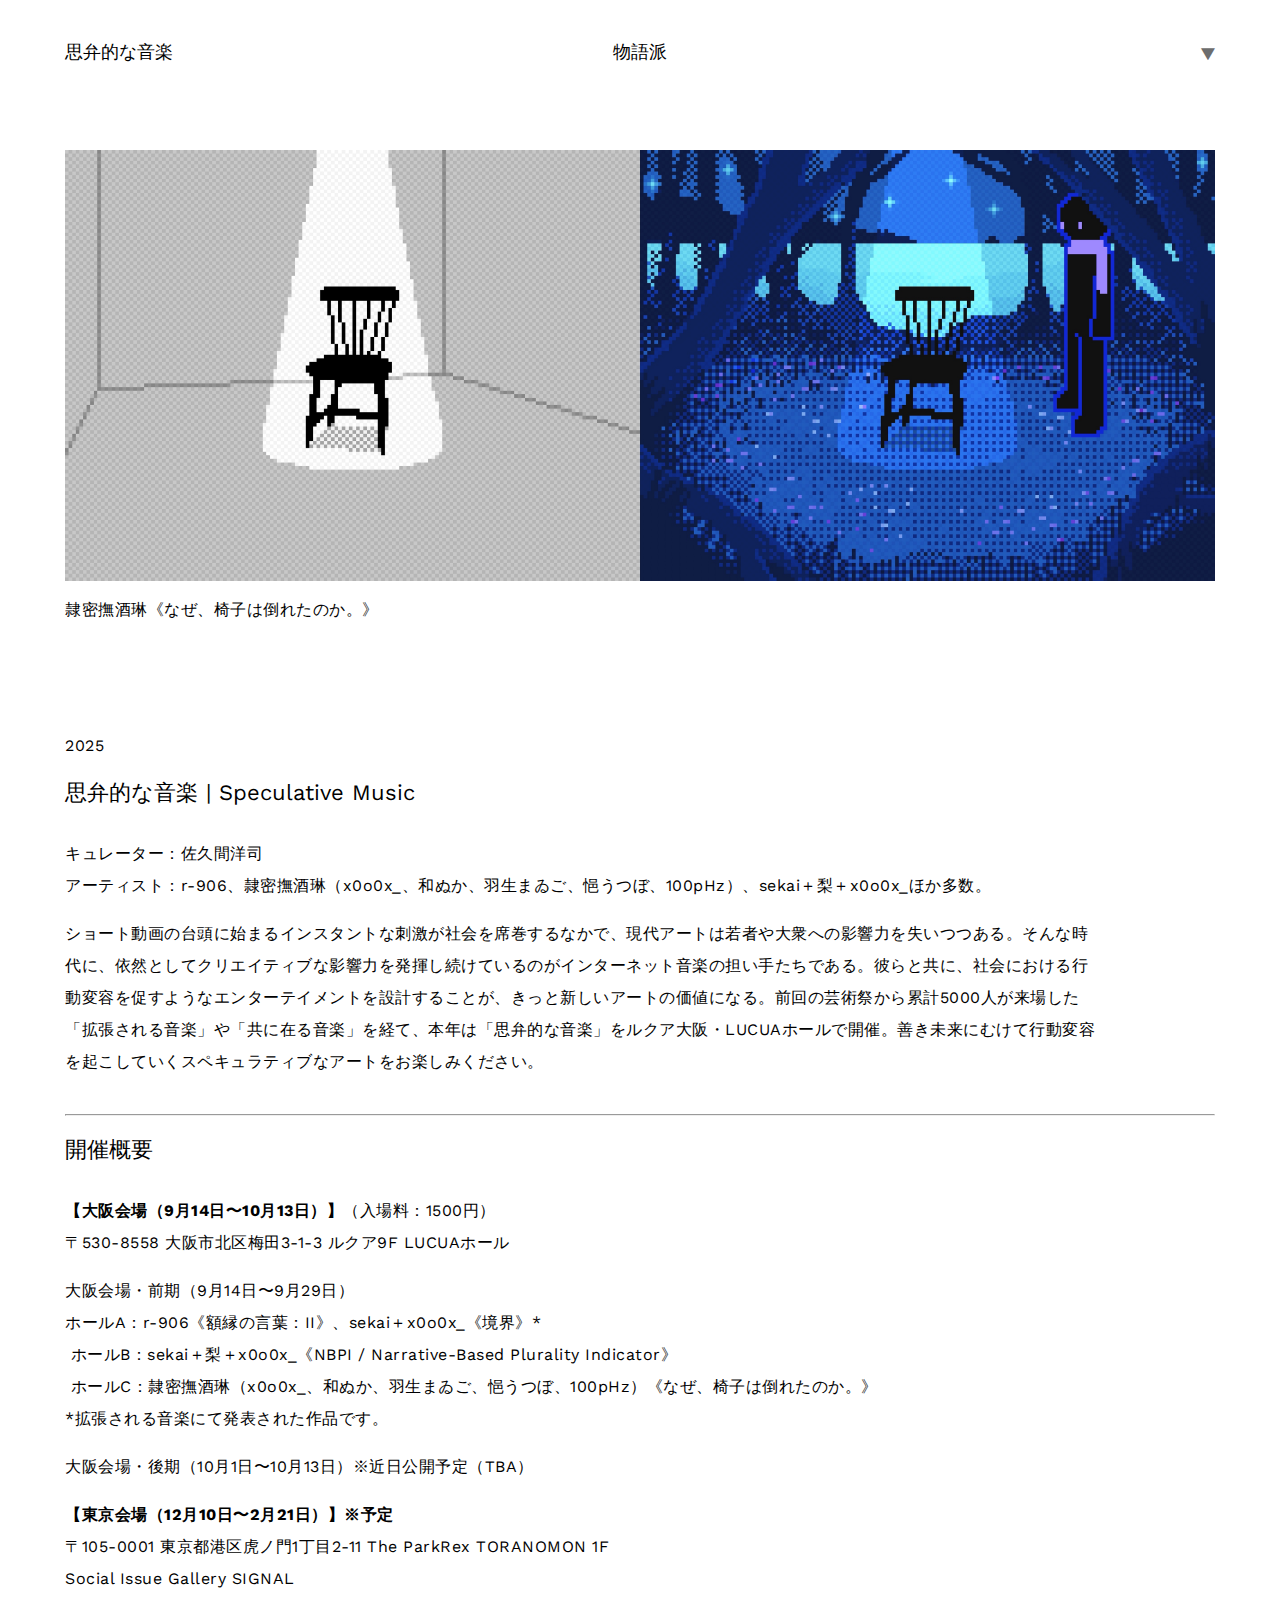
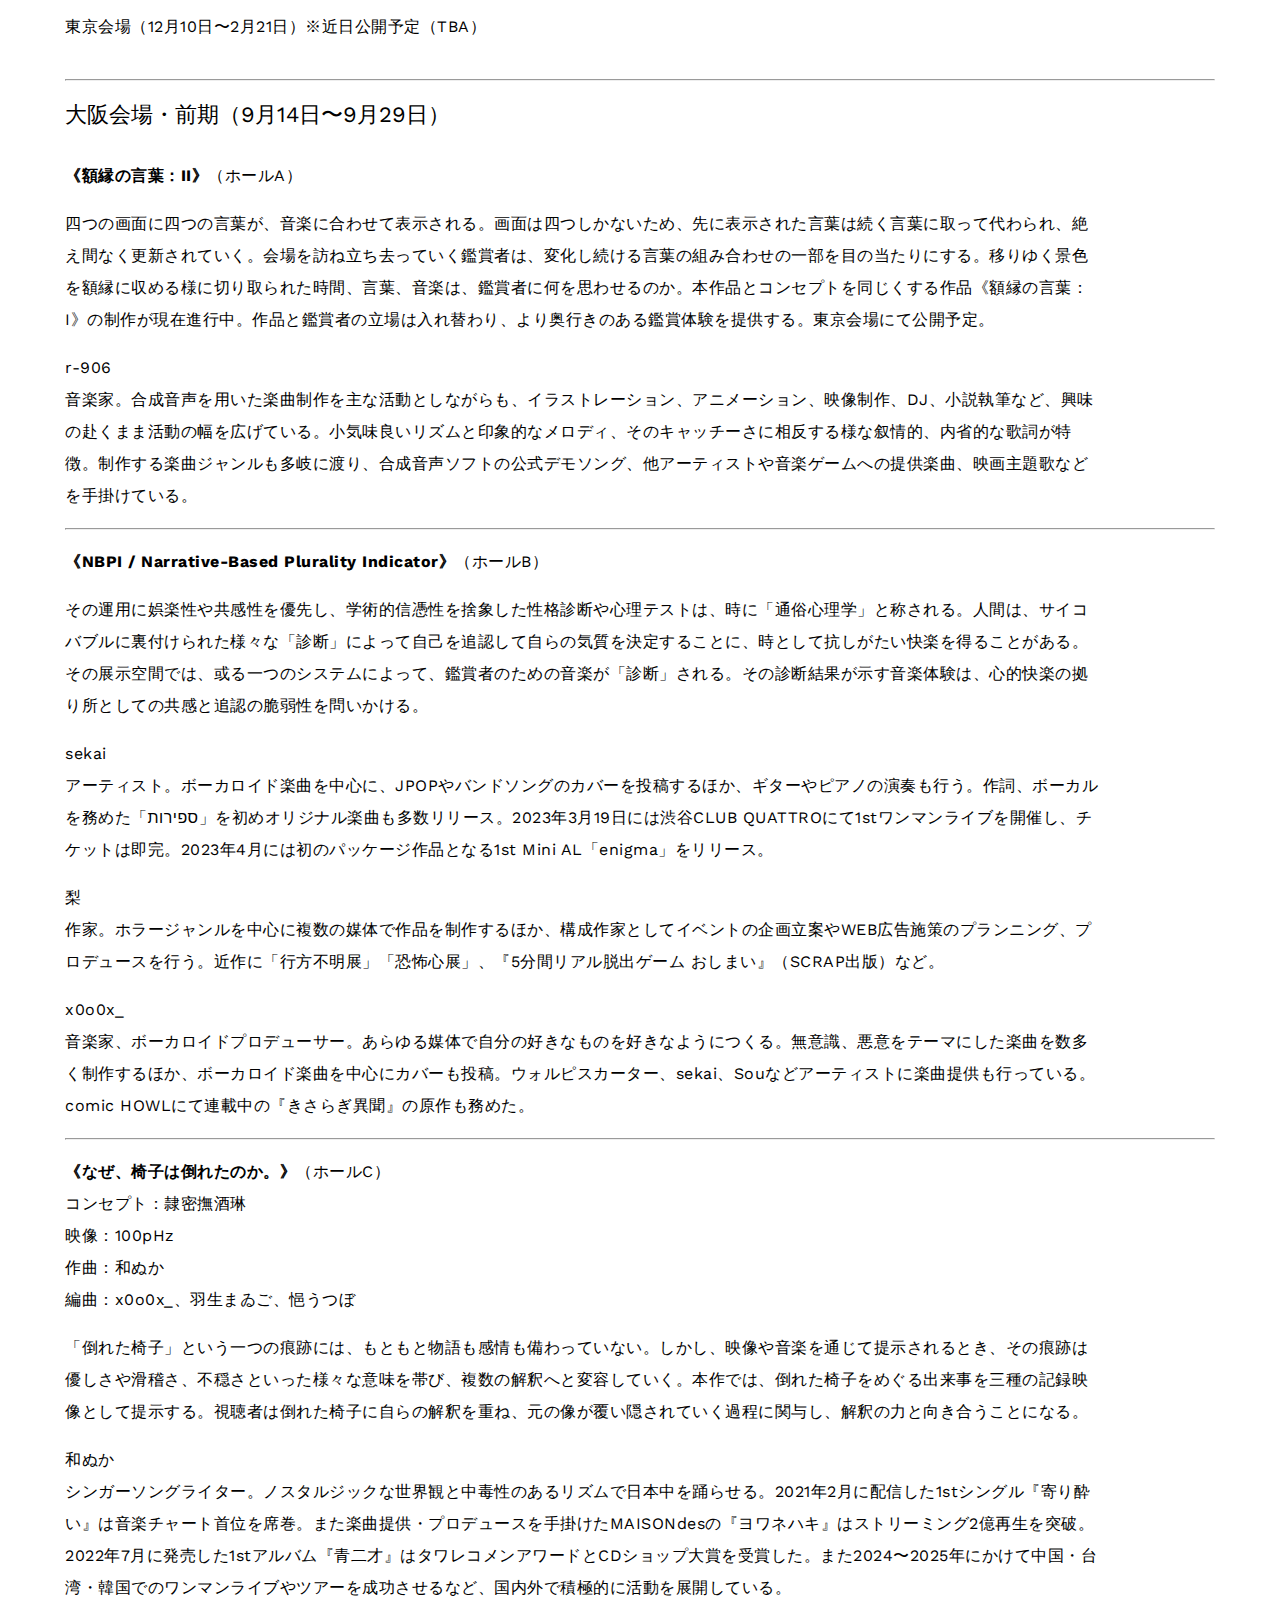
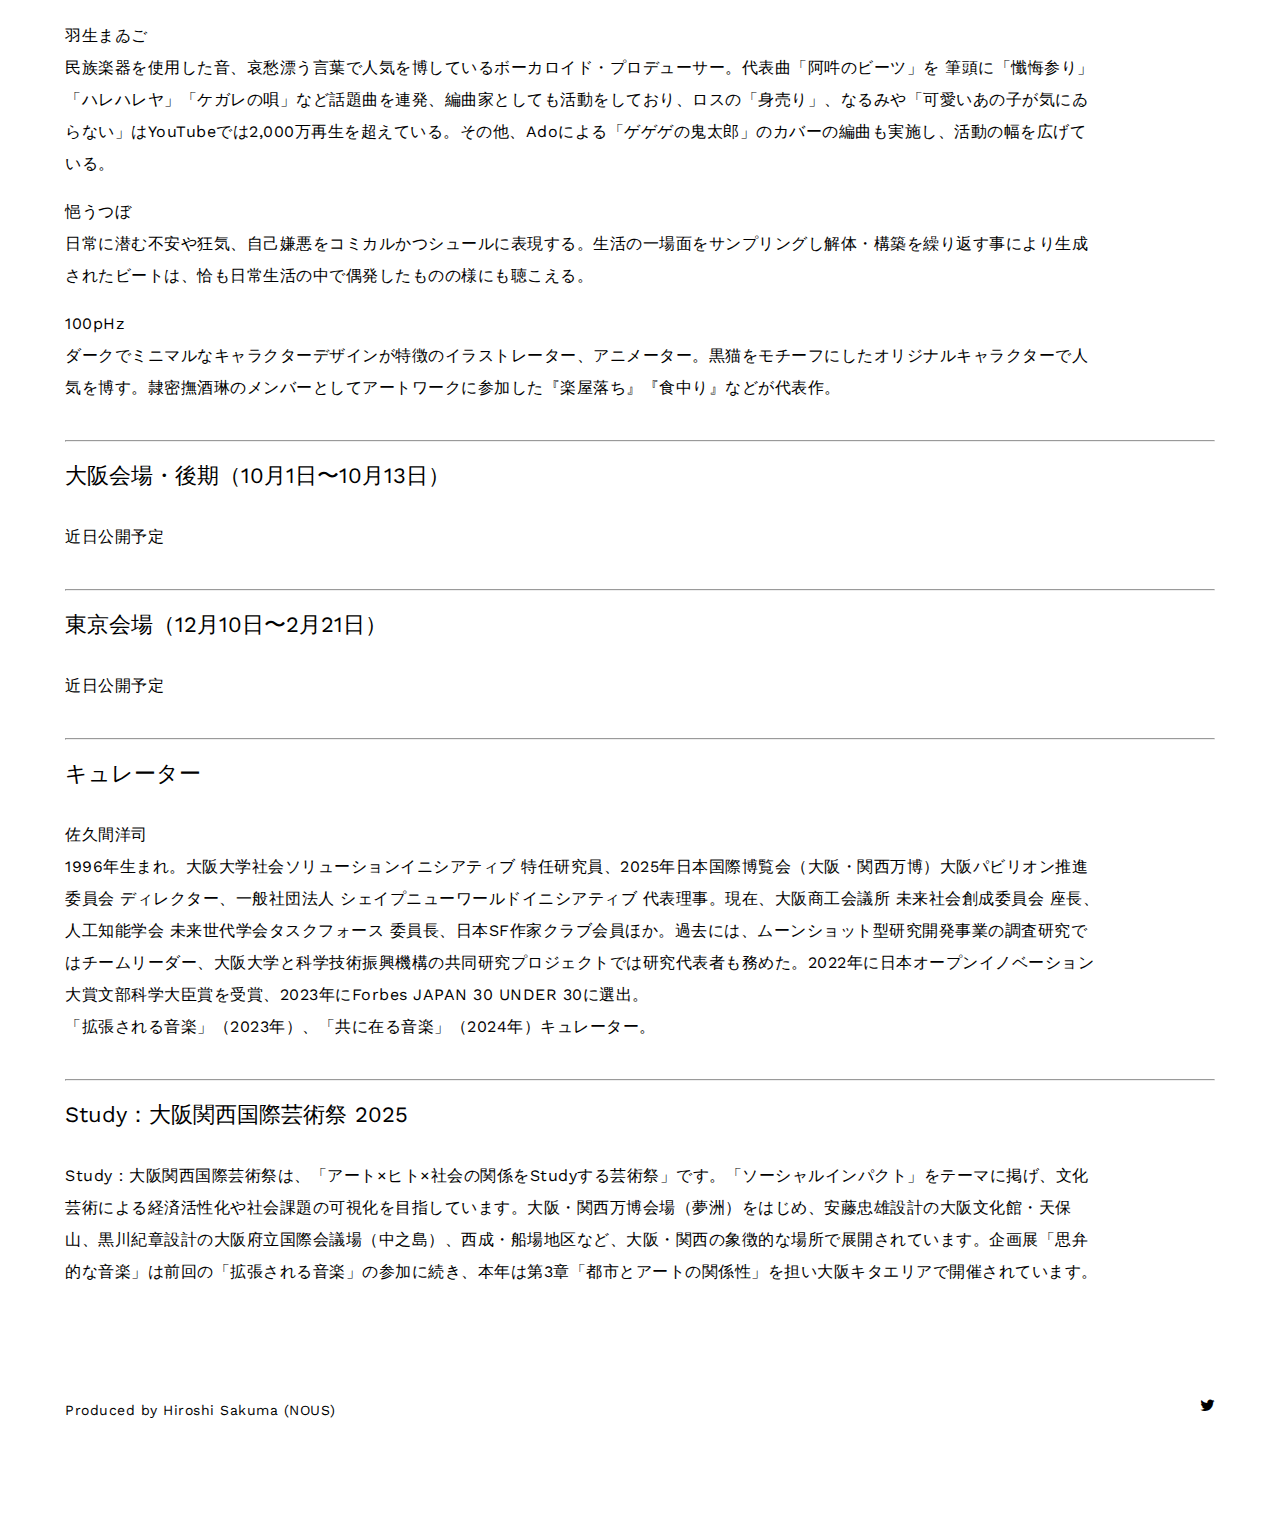
<file: speculative-music.html>
<!DOCTYPE html>
<!--[if IE 8]>      <html class="ie ie8"> <![endif]-->
<!--[if IE 9]>      <html class="ie ie9"> <![endif]-->
<!--[if gt IE 9]><!-->  <html lang="ja"> <!--<![endif]-->
<head prefix="og: http://ogp.me/ns# fb: http://ogp.me/ns/fb# website: http://ogp.me/ns/website#">
	<meta charset="utf-8">
	<title>思弁的な音楽 | Speculative Music</title>
	<meta name="description" content="思弁的な音楽（Speculative Music）は、インターネットで活躍する人気クリエイターたちと共に未来をかたちづくる現代アートの企画展です。キュレーターは大阪大学の佐久間洋司。出展作家はr-906、隷密撫酒琳（x0o0x_、和ぬか、羽生まゐご、悒うつぼ、100pHz）、sekai＋梨＋x0o0x_ほか多数。" />
	<meta name="keywords" content="思弁的な音楽,Speculative Music,物語派,LUCUA,大阪・関西万博" />
	<meta name="viewport" content="width=device-width, initial-scale=1.0">
	<link rel="stylesheet" href="css/animate.css">
	<link rel="stylesheet" href="css/font-awesome.min.css">
	<link rel="stylesheet" href="css/normalize.css">
	<link rel="stylesheet" href="css/main.css">

	<!--<link rel="apple-touch-icon" sizes="180x180" href="img/apple-touch-icon.png">-->

	<link href='https://fonts.googleapis.com/css?family=Work+Sans:400,700,600,500,300,200' rel='stylesheet' type='text/css'>

	<meta name="google-site-verification" content="P9fGHxK_BGQWkK_IPlR-rO3WMIvp2O9jSynrTYjgpPY" />

	<!--OGP-->
	<meta property="og:url" content="https://hiroshi-sakuma.com/img/speculative-music.html">
	<meta property="og:type" content="website">
	<meta property="og:image" content="https://hiroshi-sakuma.com/img/speculative-music.jpg">
	<meta property="og:title" content="思弁的な音楽 | Speculative Music">
	<meta property="og:description" content=思弁的な音楽（Speculative Music）は、インターネットで活躍する人気クリエイターたちと共に未来をかたちづくる現代アートの企画展です。キュレーターは大阪大学の佐久間洋司。出展作家はr-906、隷密撫酒琳（x0o0x_、和ぬか、羽生まゐご、悒うつぼ、100pHz）、sekai＋梨＋x0o0x_ほか多数。">
</head>

<body>
	<!--menu-->
	<div class="container nav">
		<nav class="animated fadeIn">
			<div class="logo">思弁的な音楽</div>
			<ul class="centernav">
				<li>物語派</li>
			</ul>
			<ul class="sidenav">
				<li class="smoothscroll"><a href="#about">▼</a></li>
			</ul>
		</nav>
	</div>
	<!--/menu-->

	<!--Header-->
	<div class="container">
		<header class="header" data-top="margin-bottom:80px; opacity:1;" data-top-bottom="margin-bottom:180px; opacity:0;">
			<h1  class="animated fadeIn"><img class="sp" src="img/speculative-music-sp.jpg" alt="icon" width="100%"><img class="pc" src="img/speculative-music.jpg" alt="wide" width="100%"></h1>
			<p class="about-text">隷密撫酒琳《なぜ、椅子は倒れたのか。》</p>
		</header>
		<!--/Header-->

		<!--footer-->
		<footer>
			<div class="footer-content">
				<div class="section group">
					<div class="col span_12_of_12">
						<p class="about-text">2025</p>
						<h3 id="about">思弁的な音楽 | Speculative Music</h3>
						<p class="about-text">キュレーター：佐久間洋司<br>アーティスト：r-906、隷密撫酒琳（x0o0x_、和ぬか、羽生まゐご、悒うつぼ、100pHz）、sekai＋梨＋x0o0x_ほか多数。</p>
						<p class="about-text">ショート動画の台頭に始まるインスタントな刺激が社会を席巻するなかで、現代アートは若者や大衆への影響力を失いつつある。そんな時代に、依然としてクリエイティブな影響力を発揮し続けているのがインターネット音楽の担い手たちである。彼らと共に、社会における行動変容を促すようなエンターテイメントを設計することが、きっと新しいアートの価値になる。前回の芸術祭から累計5000人が来場した「拡張される音楽」や「共に在る音楽」を経て、本年は「思弁的な音楽」をルクア大阪・LUCUAホールで開催。善き未来にむけて行動変容を起こしていくスペキュラティブなアートをお楽しみください。</p>
					</div>
				</div>

				<hr>

				<div class="section group">
					<div class="col span_12_of_12">
						<h3 id="information">開催概要</h3>
						<p class="about-text"><b>【大阪会場（9月14日〜10月13日）】</b>（入場料：1500円）<br><a href="https://www.lucua.jp/access/" target="_blank">〒530-8558 大阪市北区梅田3-1-3 ルクア9F LUCUAホール</a></p>
						<p class="about-text"><a href="#osaka-1">大阪会場・前期（9月14日〜9月29日）</a><br>ホールA：r-906《額縁の言葉：II》、sekai＋x0o0x_《境界》*<br> ホールB：sekai＋梨＋x0o0x_《NBPI / Narrative-Based Plurality Indicator》<br> ホールC：隷密撫酒琳（x0o0x_、和ぬか、羽生まゐご、悒うつぼ、100pHz）《なぜ、椅子は倒れたのか。》<br>*拡張される音楽にて発表された作品です。</p>
						<p class="about-text"><a href="#osaka-2">大阪会場・後期（10月1日〜10月13日）※近日公開予定（TBA）</a></p>
						<p class="about-text"><b><a href="#tokyo">【東京会場（12月10日〜2月21日）】※予定</a></b><br><a href="https://signing.co.jp/signal/" target="_blank">〒105-0001 東京都港区虎ノ門1丁目2-11 The ParkRex TORANOMON 1F<br>Social Issue Gallery SIGNAL</a></p>
						<p class="about-text">東京会場（12月10日〜2月21日）※近日公開予定（TBA）</p>
					</div>
				</div>

				<hr>

				<div class="section group">
					<div class="col span_12_of_12">
						<h3 id="osaka-1">大阪会場・前期（9月14日〜9月29日）</h3>
						<p class="about-text"><b>《額縁の言葉：II》</b>（ホールA）</p>
						<p class="about-text">四つの画面に四つの言葉が、音楽に合わせて表示される。画面は四つしかないため、先に表示された言葉は続く言葉に取って代わられ、絶え間なく更新されていく。会場を訪ね立ち去っていく鑑賞者は、変化し続ける言葉の組み合わせの一部を目の当たりにする。移りゆく景色を額縁に収める様に切り取られた時間、言葉、音楽は、鑑賞者に何を思わせるのか。本作品とコンセプトを同じくする作品《額縁の言葉：I》の制作が現在進行中。作品と鑑賞者の立場は入れ替わり、より奥行きのある鑑賞体験を提供する。東京会場にて公開予定。</p>
						<p class="about-text">r-906<br>音楽家。合成音声を用いた楽曲制作を主な活動としながらも、イラストレーション、アニメーション、映像制作、DJ、小説執筆など、興味の赴くまま活動の幅を広げている。小気味良いリズムと印象的なメロディ、そのキャッチーさに相反する様な叙情的、内省的な歌詞が特徴。制作する楽曲ジャンルも多岐に渡り、合成音声ソフトの公式デモソング、他アーティストや音楽ゲームへの提供楽曲、映画主題歌などを手掛けている。</p>
						
						<!--<hr>

						<p class="about-text"><b>《流動回路》</b>（ホールA）<br>ディレクション：フロクロ<br>プログラミング：melonade</p>
						<p class="about-text">「創造する」という行為は、その実、無数の「選択する」という行為の上に成り立っている。ある音の次にどの音を置くか、ある言葉の次にどの言葉を置くか、ある展開の次にどの展開を用意するか。流動回廊は、創作する際に作者が思考している無数の選択肢とその選択規則をプログラムの形で内包しその選択作業を自動で行い続ける、「音楽の可能性だけを格納した音楽作品」である。実行されたプログラムはその場で何かひとつの選択肢を選び取り、それ以外の選択肢を捨て去ることで曲を永久に進行する。</p>
						<p class="about-text">フロクロ<br>ボカロP、映像作家、プランナー。株式会社チョコレイトで広告などの企画を行う傍ら、個人ではボカロPとしての楽曲制作やアーティストへの楽曲提供、映像制作、DJとしてのイベント出演などを行なっている。特定の表現媒体にとらわれず、手段やメディアを接着・越境することによって生まれる新しい体験を設計する。</p>-->

						<hr>

						<p class="about-text"><b>《NBPI / Narrative-Based Plurality Indicator》</b>（ホールB）</p>
						<p class="about-text">その運用に娯楽性や共感性を優先し、学術的信憑性を捨象した性格診断や心理テストは、時に「通俗心理学」と称される。人間は、サイコバブルに裏付けられた様々な「診断」によって自己を追認して自らの気質を決定することに、時として抗しがたい快楽を得ることがある。
その展示空間では、或る一つのシステムによって、鑑賞者のための音楽が「診断」される。その診断結果が示す音楽体験は、心的快楽の拠り所としての共感と追認の脆弱性を問いかける。</p>
						<p class="about-text">sekai<br>アーティスト。ボーカロイド楽曲を中心に、JPOPやバンドソングのカバーを投稿するほか、ギターやピアノの演奏も行う。作詞、ボーカルを務めた「ספירות」を初めオリジナル楽曲も多数リリース。2023年3月19日には渋谷CLUB QUATTROにて1stワンマンライブを開催し、チケットは即完。2023年4月には初のパッケージ作品となる1st Mini AL「enigma」をリリース。</p>
						<p class="about-text">梨<br>作家。ホラージャンルを中心に複数の媒体で作品を制作するほか、構成作家としてイベントの企画立案やWEB広告施策のプランニング、プロデュースを行う。近作に「行方不明展」「恐怖心展」、『5分間リアル脱出ゲーム おしまい』（SCRAP出版）など。</p>
						<p class="about-text">x0o0x_<br>音楽家、ボーカロイドプロデューサー。あらゆる媒体で自分の好きなものを好きなようにつくる。無意識、悪意をテーマにした楽曲を数多く制作するほか、ボーカロイド楽曲を中心にカバーも投稿。ウォルピスカーター、sekai、Souなどアーティストに楽曲提供も行っている。comic HOWLにて連載中の『きさらぎ異聞』の原作も務めた。</p>
						
						<!--<hr>

						<p class="about-text"><b>《境界》</b>（ホールB）<br>コンセプト・作詞：sekai<br>作曲：x0o0x_<br>アートワーク：calla<br>映像・タイトルデザイン：柚璃遥<br>MIX・エンジニアリング：はるっと<br>制作協力：佐久間洋司</p>
						<p class="about-text">原初的に、音楽とはその場に居合わせた相手に対して届けるものであった。現在では、身体の拡張であるメディアが誕生し、インターネットが広く普及し、記録された〈同一の歌声〉が世界中の人々に届けられる時代になった。本作品では、目の前の鑑賞者に対して一回性のある〈その人のためだけの歌声〉を届けることを追求する。楽曲・歌詞・歌唱のバリエーションの断片（フレーズ）を組み合わせることで、ほぼ無限のバリエーションをもつ異なる解釈が可能な音楽が生成される作品である。</p>-->

						<hr>

						<p class="about-text"><b>《なぜ、椅子は倒れたのか。》</b>（ホールC）<br>コンセプト：隷密撫酒琳<br>映像：100pHz<br>作曲：和ぬか<br>編曲：x0o0x_、羽生まゐご、悒うつぼ</p>
						<p class="about-text">「倒れた椅子」という一つの痕跡には、もともと物語も感情も備わっていない。しかし、映像や音楽を通じて提示されるとき、その痕跡は優しさや滑稽さ、不穏さといった様々な意味を帯び、複数の解釈へと変容していく。本作では、倒れた椅子をめぐる出来事を三種の記録映像として提示する。視聴者は倒れた椅子に自らの解釈を重ね、元の像が覆い隠されていく過程に関与し、解釈の力と向き合うことになる。</p>
						<p class="about-text">和ぬか<br>シンガーソングライター。ノスタルジックな世界観と中毒性のあるリズムで日本中を踊らせる。2021年2月に配信した1stシングル『寄り酔い』は音楽チャート首位を席巻。また楽曲提供・プロデュースを手掛けたMAISONdesの『ヨワネハキ』はストリーミング2億再生を突破。2022年7月に発売した1stアルバム『⻘二才』はタワレコメンアワードとCDショップ大賞を受賞した。また2024〜2025年にかけて中国・台湾・韓国でのワンマンライブやツアーを成功させるなど、国内外で積極的に活動を展開している。</p>
						<p class="about-text">羽生まゐご<br>民族楽器を使用した音、哀愁漂う言葉で人気を博しているボーカロイド・プロデューサー。代表曲「阿吽のビーツ」を 筆頭に「懺悔参り」「ハレハレヤ」「ケガレの唄」など話題曲を連発、編曲家としても活動をしており、ロスの「身売り」、なるみや「可愛いあの子が気にゐらない」はYouTubeでは2,000万再生を超えている。その他、Adoによる「ゲゲゲの鬼太郎」のカバーの編曲も実施し、活動の幅を広げている。</p>
						<p class="about-text">悒うつぼ<br>日常に潜む不安や狂気、自己嫌悪をコミカルかつシュールに表現する。生活の一場面をサンプリングし解体・構築を繰り返す事により生成されたビートは、恰も日常生活の中で偶発したものの様にも聴こえる。</p>
						<p class="about-text">100pHz<br>ダークでミニマルなキャラクターデザインが特徴のイラストレーター、アニメーター。黒猫をモチーフにしたオリジナルキャラクターで人気を博す。隷密撫酒琳のメンバーとしてアートワークに参加した『楽屋落ち』『食中り』などが代表作。</p>
</p>
					</div>
				</div>

				<hr>

				<div class="section group">
					<div class="col span_12_of_12">
						<h3 id="osaka-2">大阪会場・後期（10月1日〜10月13日）</h3>
						<p class="about-text">近日公開予定</p>
					</div>
				</div>

				<hr>

				<div class="section group">
					<div class="col span_12_of_12">
						<h3 id="tokyo">東京会場（12月10日〜2月21日）</h3>
						<p class="about-text">近日公開予定</p>
					</div>
				</div>

				<hr>

				<div class="section group">
					<div class="col span_12_of_12">
						<h3 id="curator">キュレーター</h3>
						<p class="about-text">佐久間洋司<br>1996年生まれ。大阪大学社会ソリューションイニシアティブ 特任研究員、2025年日本国際博覧会（大阪・関西万博）大阪パビリオン推進委員会 ディレクター、一般社団法人 シェイプニューワールドイニシアティブ 代表理事。現在、大阪商工会議所 未来社会創成委員会 座長、人工知能学会 未来世代学会タスクフォース 委員長、日本SF作家クラブ会員ほか。過去には、ムーンショット型研究開発事業の調査研究ではチームリーダー、大阪大学と科学技術振興機構の共同研究プロジェクトでは研究代表者も務めた。2022年に日本オープンイノベーション大賞文部科学大臣賞を受賞、2023年にForbes JAPAN 30 UNDER 30に選出。<br>「拡張される音楽」（2023年）、「共に在る音楽」（2024年）キュレーター。</p>
					</div>
				</div>

				<hr>

				<div class="section group">
					<div class="col span_12_of_12">
						<h3 id="study">Study：大阪関西国際芸術祭 2025</h3>
						<p class="about-text">Study：大阪関西国際芸術祭は、「アート×ヒト×社会の関係をStudyする芸術祭」です。「ソーシャルインパクト」をテーマに掲げ、文化芸術による経済活性化や社会課題の可視化を目指しています。大阪・関西万博会場（夢洲）をはじめ、安藤忠雄設計の大阪文化館・天保山、黒川紀章設計の大阪府立国際会議場（中之島）、西成・船場地区など、大阪・関西の象徴的な場所で展開されています。企画展「思弁的な音楽」は前回の「拡張される音楽」の参加に続き、本年は第3章「都市とアートの関係性」を担い大阪キタエリアで開催されています。</p>
					</div>
				</div>

				<div class="bottom-footer">
					<ul>
						<li><a href="https://x.com/n_storytelling" target="_blank" title="思弁的な音楽 Twitter" ><i class="fa fa-twitter"></i></a></li>
					</ul>
					<p>Produced by <a href="https://hiroshi-sakuma.com" target="_blank">Hiroshi Sakuma (NOUS)</a></p>
				</div>
			</div>
		</footer>
	</div>
	<!--/footer-->
	<script type="text/javascript" src="js/jquery.min.js"></script>
	<script type="text/javascript" src="js/skrollr.min.js"></script>
	<script src="js/main.js" type="text/javascript"></script>
</body>
</html>
</file>
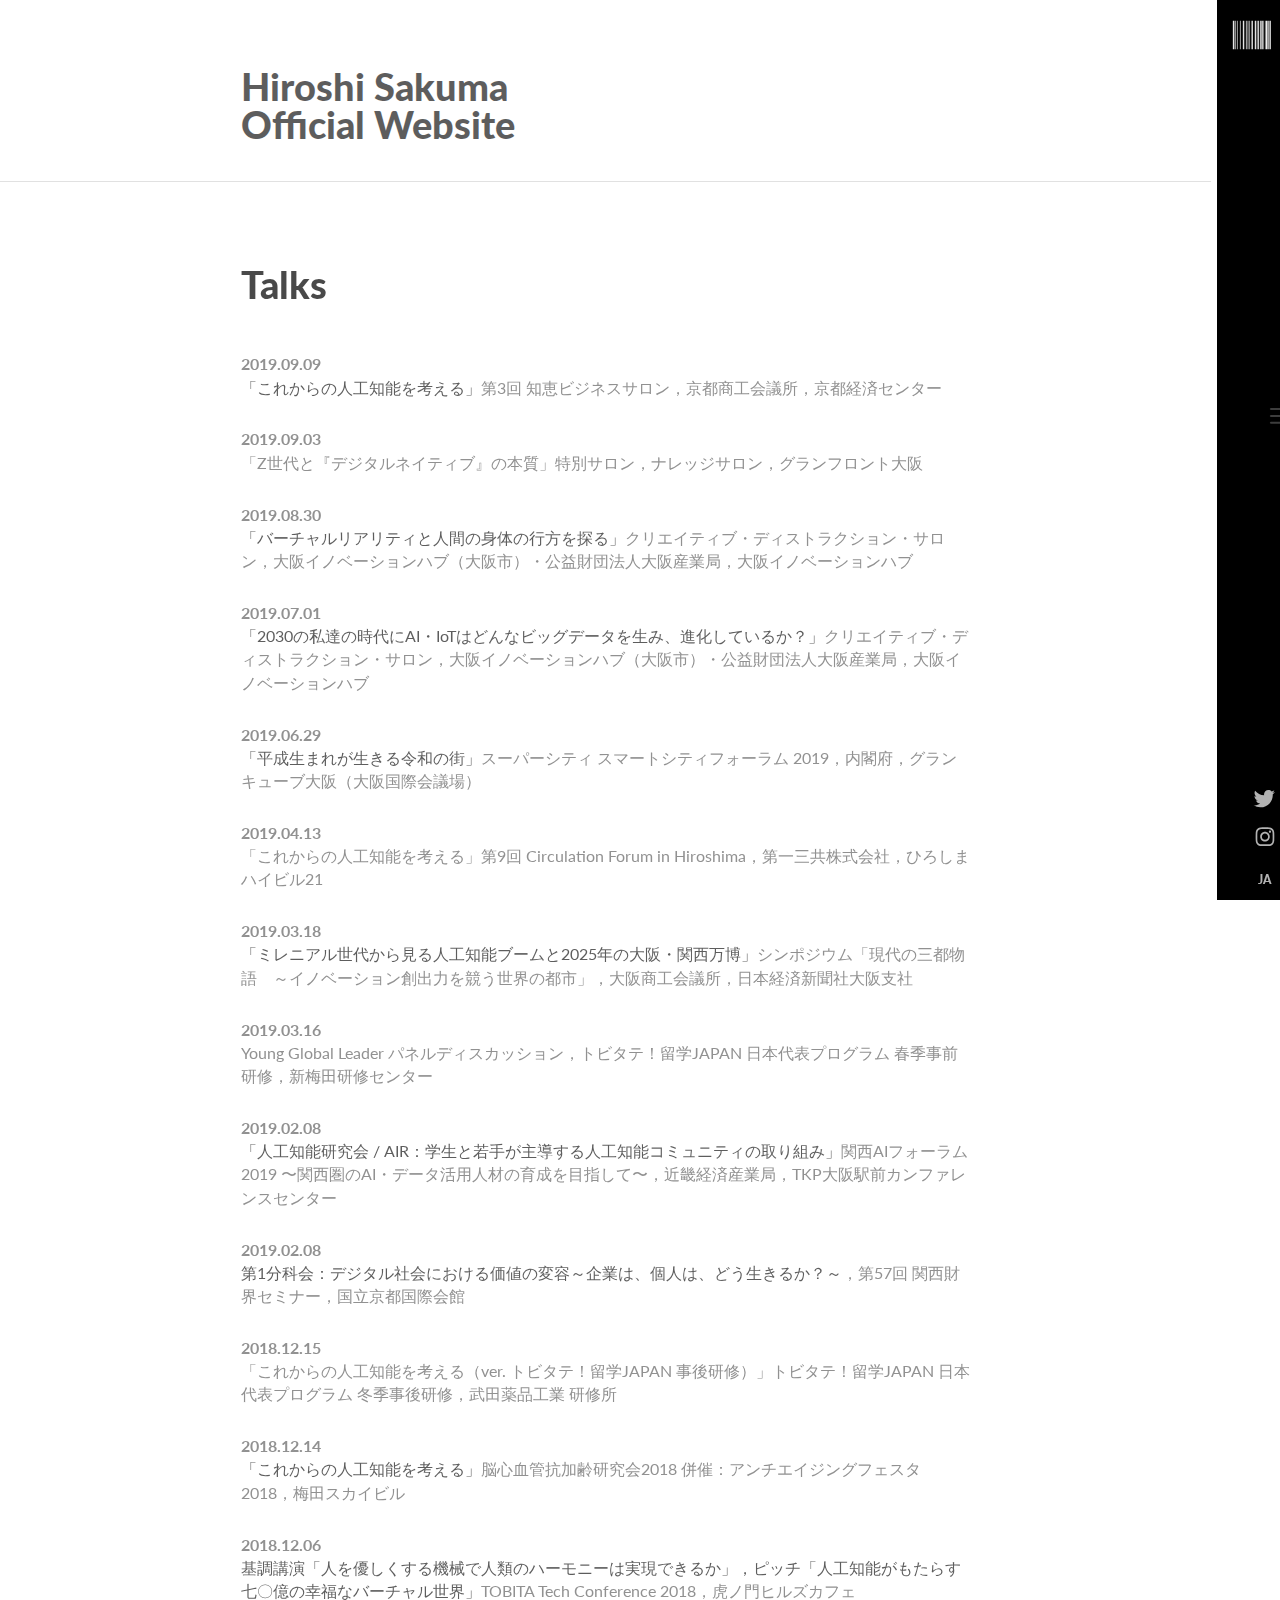
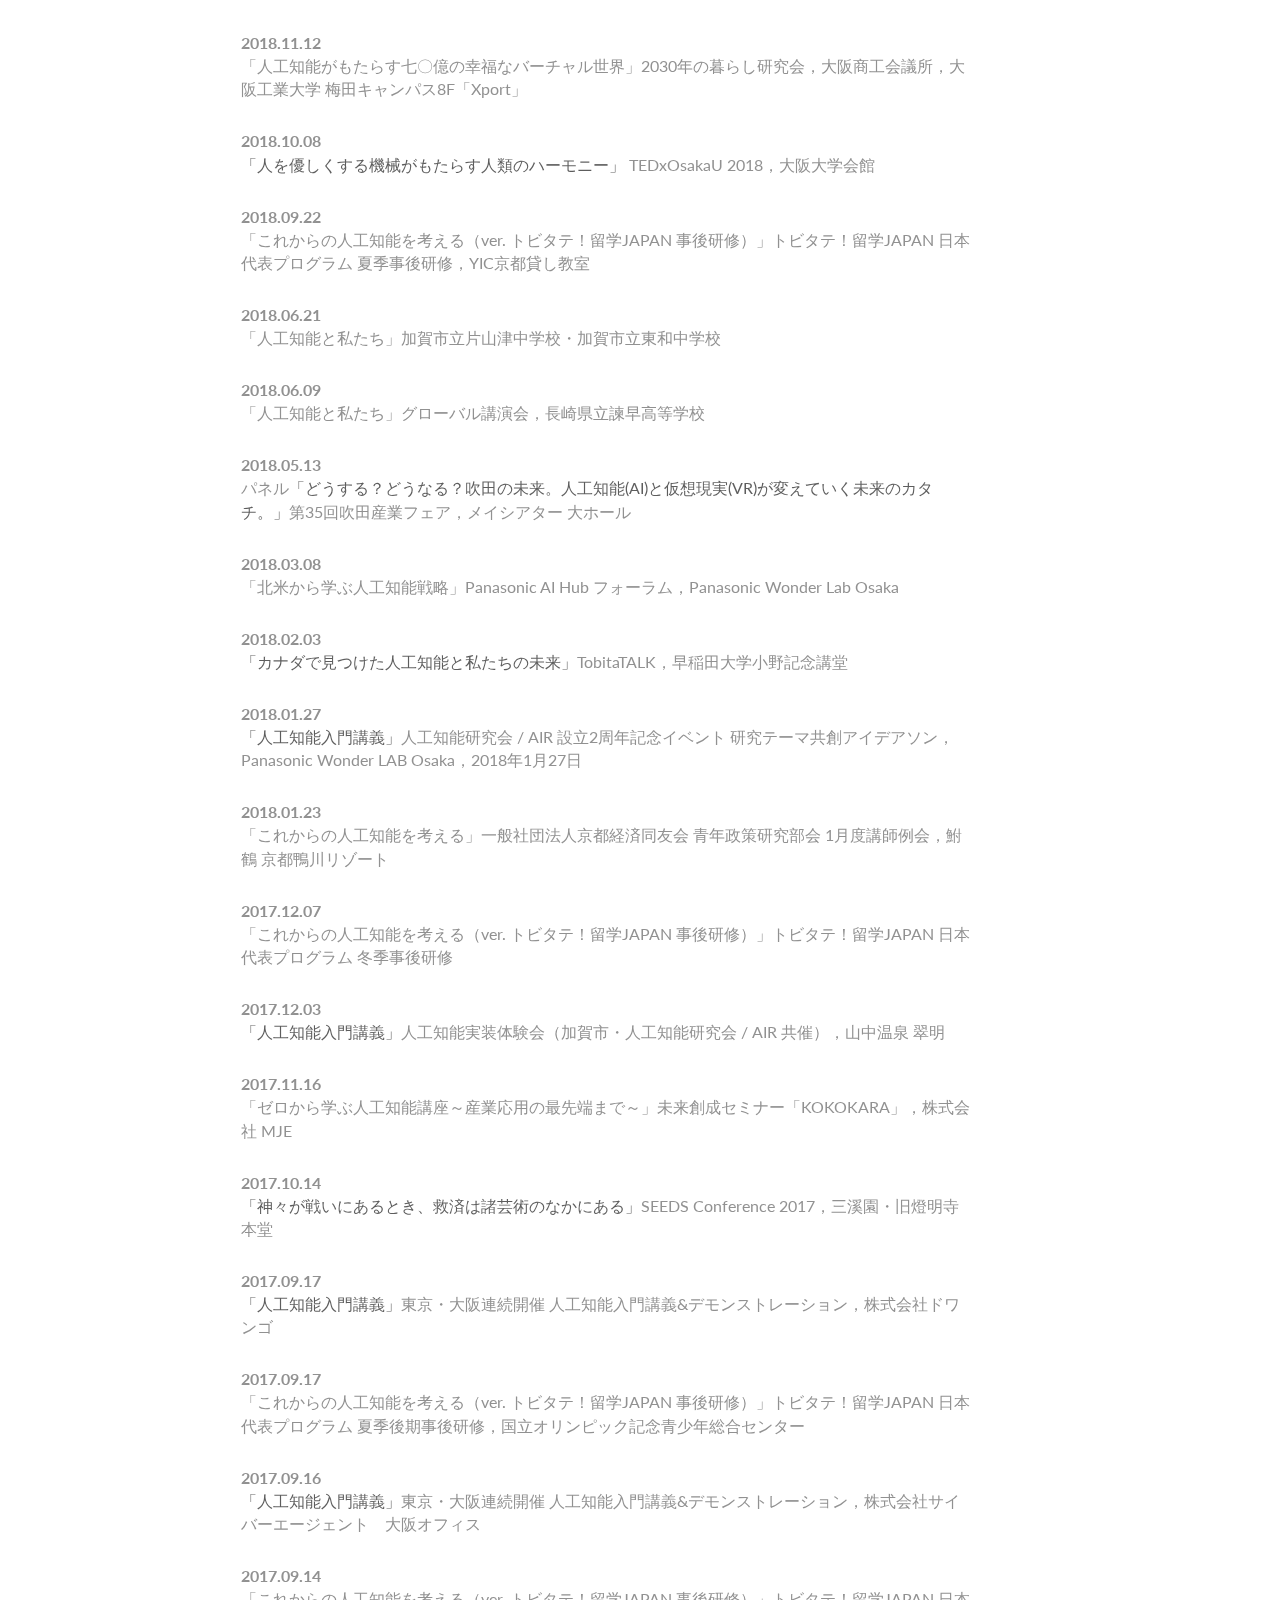
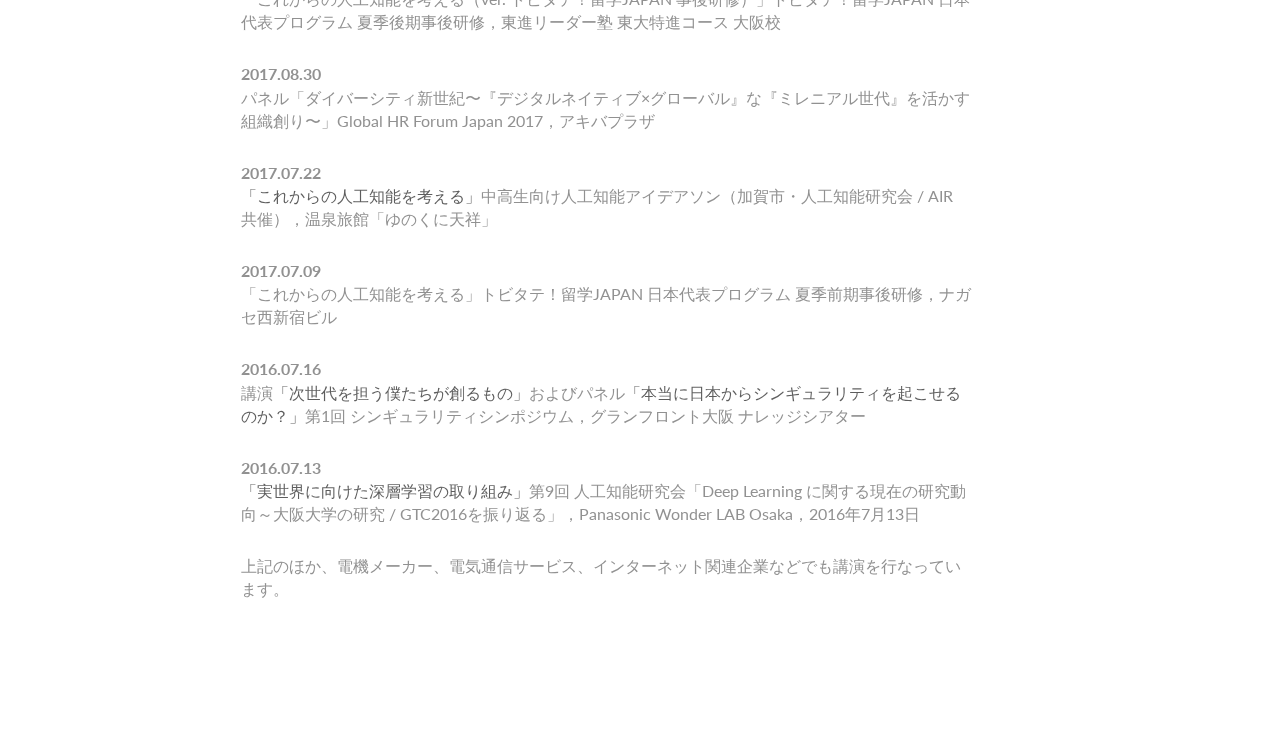
<file: talks.html>
<!DOCTYPE html>
<html lang="ja" dir="ltr">

  <head>
    <meta charset="utf-8">
    <meta http-equiv="X-UA-Compatible" content="IE=edge">
    <meta name="viewport" content="width=device-width, initial-scale=1">


    <!-- ===============================================-->
    <!--    Document Title-->
    <!-- ===============================================-->
    <title>佐久間洋司 Official Website | Talks</title>

    <meta name="theme-color" content="#ffffff">


    <!-- ===============================================-->
    <!--    Stylesheets-->
    <!-- ===============================================-->
    <link href="assets/lib/loaders.css/loaders.min.css" rel="stylesheet">
    <link href="https://fonts.googleapis.com/css?family=PT+Mono%7cPT+Serif:400,400i%7cLato:100,300,400,700,800,900" rel="stylesheet">
    <link href="assets/lib/remodal/remodal.css" rel="stylesheet">
    <link href="assets/lib/remodal/remodal-default-theme.css" rel="stylesheet">
    <link href="assets/css/theme.css" rel="stylesheet">

    <meta name="google-site-verification" content="P9fGHxK_BGQWkK_IPlR-rO3WMIvp2O9jSynrTYjgpPY" />
  </head>


  <body class="has-sidemenu overflow-hidden-x">


    <!--===============================================-->
    <!--    Fancynav-->
    <!--===============================================-->
    <nav class="fancynavbar" data-zanim-lg='{"from":{"opacity":1,"x":70},"to":{"opacity":1,"x":0},"ease":"CubicBezier","duration":0.8,"delay":0.3}' data-zanim-xs='{"from":{"opacity":1,"y":-48},"to":{"opacity":1,"y":0},"ease":"CubicBezier","duration":0.8,"delay":0.3}'
      data-zanim-trigger="scroll" data-exclusive="true">
      <div class="fancynavbar-togglerbar bg-black">
        <a class="fancynavbar-brand" href="index.html">
          <span class='fas fa-barcode fs-3'></span>
          <!--<span class='logo-sparrow'>S</span>--></a>
        <div class="fancynavbar-toggler">
          <svg class="fancynavbar-toggler-icon" viewBox="0 0 70 70" xmlns="http://www.w3.org/2000/svg" data-zanim-lg='{"from":{"opacity":0,"x":45},"to":{"opacity":1,"x":0},"ease":"CubicBezier","duration":0.8,"delay":0.5}' data-zanim-trigger="scroll">
            <path id="path-top" d="M20,25c0,0,22,0,30,0c16,0,18.89,40.71-.15,21.75C38.7,35.65,19.9,16.8,19.9,16.8"></path>
            <path id="path-middle" d="M20,32h30"></path>
            <path id="path-bottom" d="M19.9,46.98c0,0,18.8-18.85,29.95-29.95C68.89-1.92,66,38.78,50,38.78c-8,0-30,0-30,0"></path>
          </svg>
        </div>
        <div class="fancynavbar-addon" data-zanim-lg='{"from":{"opacity":0,"x":45},"to":{"opacity":1,"x":0},"ease":"CubicBezier","duration":0.8,"delay":0.4}' data-zanim-trigger="scroll">
          <a class="fancynavbar-addon-item" href="https://twitter.com/hiroshi_skm" target="_blank"><span class="fab fa-twitter"></span></a>
          <a class="fancynavbar-addon-item" href="https://www.instagram.com/hiroshi_skm/" target="_blank"><span class="fab fa-instagram"></span></a>
          <a class="fancynavbar-addon-item" href="#" data-remodal-target="language"><span class="text-sans-serif ls font-weight-black fs--1">JA</span></a>
        </div>
      </div>
      <div class="fancynavbar-collapse">
        <ul class="fancynavbar-nav">
          <li class="fancynav-item">
            <a class="fancynav-link" href="./media.html"><span class="fancynav-link-content">Media</span></a>
          </li>
          <li class="fancynav-item">
            <a class="fancynav-link" href="./biography.html"><span class="fancynav-link-content">Biography</span></a>
          </li>
          <li class="fancynav-item">
            <a class="fancynav-link" href="./talks.html"><span class="fancynav-link-content">Talks</span></a>
          </li>
          <li class="fancynav-item">
            <a class="fancynav-link" href="./articles.html"><span class="fancynav-link-content">Articles</span></a>
          </li>
          <li class="fancynav-item">
            <a class="fancynav-link" href="./contact.html"><span class="fancynav-link-content">Contact</span></a>
          </li>
        </ul>
      </div>
    </nav>
    <!--===============================================-->
    <!--    End of Fancynav-->
    <!--===============================================-->



    <!-- ===============================================-->
    <!--    Main Content-->
    <!-- ===============================================-->
    <main class="main min-vh-100" id="top">


      <!-- ============================================-->
      <!-- Preloader ==================================-->
      <div class="preloader" id="preloader">
        <div class="loader">
          <div class="line-scale-pulse-out-rapid">
            <div></div>
            <div></div>
            <div></div>
            <div></div>
            <div></div>
          </div>
        </div>
      </div>
      <!-- ============================================-->
      <!-- End of Preloader ===========================-->


      <!-- ============================================-->
      <!-- <section> begin ============================-->
      <section class="py-0" id="top">

        <div class="container">
          <div class="row justify-content-center">
            <div class="col-lg-8 bg-white pt-7 pt-lg-5 pb-3 pb-lg-4 overflow-hidden" data-zanim-xs='{"delay":0.4}' data-zanim-trigger="scroll">
              <div data-zanim-timeline='{"delay":0.4}' data-zanim-trigger="scroll">
                <h1 class="text-sans-serif display-4 fs-2 fs-sm-3 fs-lg-2 fs-xl-3 mb-4"><a class="text-dark" href="./index.html">Hiroshi Sakuma<br>Official Website</a></h1>
              </div>
            </div>
          </div>
        </div>
        <!-- end of .container-->

      </section>
      <!-- <section> close ============================-->
      <!-- ============================================-->

      <!-- ============================================-->
      <!-- <section> begin ============================-->
      <section class="border-top border-300 pt-5 py-lg-5 py-xl-6 bg-white" id="articles">

        <div class="container">
          <div class="row justify-content-center">
            <div class="col-lg-8 overflow-hidden" data-zanim-xs='{"delay":0.4}' data-zanim-trigger="scroll">
              <h1 class="text-sans-serif display-4 fs-2 fs-sm-3 fs-lg-2 fs-xl-3 mb-5">Talks</h1>
              <p class="text-sans-serif fs-0 mt-4"><strong>2019.09.09</strong><br><a class="text-dark" href="https://www.kyo.or.jp/kyoto/ac/event_112022.html" target="_blank">「これからの人工知能を考える」</a>第3回 知恵ビジネスサロン，京都商工会議所，京都経済センター</p>
              <p class="text-sans-serif fs-0 mt-4"><strong>2019.09.03</strong><br>「Z世代と『デジタルネイティブ』の本質」特別サロン，ナレッジサロン，グランフロント大阪</p>
              <p class="text-sans-serif fs-0 mt-4"><strong>2019.08.30</strong><br><a class="text-dark" href="http://creativedestruction.osaka.jp" target="_blank">「バーチャルリアリティと人間の身体の行方を探る」</a>クリエイティブ・ディストラクション・サロン，大阪イノベーションハブ（大阪市）・公益財団法人大阪産業局，大阪イノベーションハブ</p>
              <p class="text-sans-serif fs-0 mt-4"><strong>2019.07.01</strong><br><a class="text-dark" href="http://creativedestruction.osaka.jp" target="_blank">「2030の私達の時代にAI・IoTはどんなビッグデータを生み、進化しているか？」</a>クリエイティブ・ディストラクション・サロン，大阪イノベーションハブ（大阪市）・公益財団法人大阪産業局，大阪イノベーションハブ</p>
              <p class="text-sans-serif fs-0 mt-4"><strong>2019.06.29</strong><br><a class="text-dark" href="http://supercityforum2019.jp" target="_blank">「平成生まれが生きる令和の街」</a>スーパーシティ スマートシティフォーラム 2019，内閣府，グランキューブ大阪（大阪国際会議場）</p>
              <p class="text-sans-serif fs-0 mt-4"><strong>2019.04.13</strong><br>「これからの人工知能を考える」第9回 Circulation Forum in Hiroshima，第一三共株式会社，ひろしまハイビル21</p>
              <p class="text-sans-serif fs-0 mt-4"><strong>2019.03.18</strong><br><a class="text-dark" href="http://www.osaka.cci.or.jp/event/seminar/201901/D34190318010.html" target="_blank">「ミレニアル世代から見る人工知能ブームと2025年の大阪・関西万博」</a>シンポジウム「現代の三都物語　～イノベーション創出力を競う世界の都市」，大阪商工会議所，日本経済新聞社大阪支社</p>
              <p class="text-sans-serif fs-0 mt-4"><strong>2019.03.16</strong><br>Young Global Leader パネルディスカッション，トビタテ！留学JAPAN 日本代表プログラム 春季事前研修，新梅田研修センター</p>
              <p class="text-sans-serif fs-0 mt-4"><strong>2019.02.08</strong><br><a class="text-dark" href="https://www.kansai.meti.go.jp/2-7it/events/AI_ws-forum.html" target="_blank">「人工知能研究会 / AIR：学生と若手が主導する人工知能コミュニティの取り組み」</a>関西AIフォーラム 2019 〜関西圏のAI・データ活用人材の育成を目指して〜，近畿経済産業局，TKP大阪駅前カンファレンスセンター</p>
              <p class="text-sans-serif fs-0 mt-4"><strong>2019.02.08</strong><br><a class="text-dark" href="https://www.kansaidoyukai.or.jp/event/第57回関西財界セミナーを開催しました/" target="_blank">第1分科会：デジタル社会における価値の変容～企業は、個人は、どう生きるか？～</a>，第57回 関西財界セミナー，国立京都国際会館</p>
              <p class="text-sans-serif fs-0 mt-4"><strong>2018.12.15</strong><br>「これからの人工知能を考える（ver. トビタテ！留学JAPAN 事後研修）」トビタテ！留学JAPAN 日本代表プログラム 冬季事後研修，武田薬品工業 研修所</p>
              <p class="text-sans-serif fs-0 mt-4"><strong>2018.12.14</strong><br><a class="text-dark" href="http://www.jtbw-mice.com/ccvaa/" target="_blank">「これからの人工知能を考える」</a>脳心血管抗加齢研究会2018 併催：アンチエイジングフェスタ2018，梅田スカイビル</p>
              <p class="text-sans-serif fs-0 mt-4"><strong>2018.12.06</strong><br><a class="text-dark" href="https://tobitatech.com" target="_blank">基調講演「人を優しくする機械で人類のハーモニーは実現できるか」，ピッチ「人工知能がもたらす七〇億の幸福なバーチャル世界」</a>TOBITA Tech Conference 2018，虎ノ門ヒルズカフェ</p>
              <p class="text-sans-serif fs-0 mt-4"><strong>2018.11.12</strong><br>「人工知能がもたらす七〇億の幸福なバーチャル世界」2030年の暮らし研究会，大阪商工会議所，大阪工業大学 梅田キャンパス8F「Xport」</p>
              <p class="text-sans-serif fs-0 mt-4"><strong>2018.10.08</strong><br><a class="text-dark" href="http://www.tedxosakau.com/" target="_blank">「人を優しくする機械がもたらす人類のハーモニー」</a> TEDxOsakaU 2018，大阪大学会館</p>
              <p class="text-sans-serif fs-0 mt-4"><strong>2018.09.22</strong><br>「これからの人工知能を考える（ver. トビタテ！留学JAPAN 事後研修）」トビタテ！留学JAPAN 日本代表プログラム 夏季事後研修，YIC京都貸し教室</p>
              <p class="text-sans-serif fs-0 mt-4"><strong>2018.06.21</strong><br>「人工知能と私たち」加賀市立片山津中学校・加賀市立東和中学校</p>
              <p class="text-sans-serif fs-0 mt-4"><strong>2018.06.09</strong><br>「人工知能と私たち」グローバル講演会，長崎県立諫早高等学校</p>
              <p class="text-sans-serif fs-0 mt-4"><strong>2018.05.13</strong><br>パネル<a class="text-dark" href="http://suita.jp" target="_blank">「どうする？どうなる？吹田の未来。人工知能(AI)と仮想現実(VR)が変えていく未来のカタチ。」</a>第35回吹田産業フェア，メイシアター 大ホール</p>
              <p class="text-sans-serif fs-0 mt-4"><strong>2018.03.08</strong><br>「北米から学ぶ人工知能戦略」Panasonic AI Hub フォーラム，Panasonic Wonder Lab Osaka</p>
              <p class="text-sans-serif fs-0 mt-4"><strong>2018.02.03</strong><br><a class="text-dark" href="https://www.youtube.com/watch?v=_eNt0eEfPvI" target="_blank">「カナダで見つけた人工知能と私たちの未来」</a>TobitaTALK，早稲田大学小野記念講堂</p>
              <p class="text-sans-serif fs-0 mt-4"><strong>2018.01.27</strong><br><a class="text-dark" href="http://college.nikkei.co.jp/article/111892716.html" target="_blank">「人工知能入門講義」</a>人工知能研究会 / AIR 設立2周年記念イベント 研究テーマ共創アイデアソン，Panasonic Wonder LAB Osaka，2018年1月27日</p>
              <p class="text-sans-serif fs-0 mt-4"><strong>2018.01.23</strong><br>「これからの人工知能を考える」一般社団法人京都経済同友会 青年政策研究部会 1月度講師例会，鮒鶴 京都鴨川リゾート</p>
              <p class="text-sans-serif fs-0 mt-4"><strong>2017.12.07</strong><br>「これからの人工知能を考える（ver. トビタテ！留学JAPAN 事後研修）」トビタテ！留学JAPAN 日本代表プログラム 冬季事後研修</p>
              <p class="text-sans-serif fs-0 mt-4"><strong>2017.12.03</strong><br><a class="text-dark" href="https://air-osaka.tumblr.com/post/168418663929/人工知能実装体験会加賀市共催" target="_blank">「人工知能入門講義」</a>人工知能実装体験会（加賀市・人工知能研究会 / AIR 共催），山中温泉 翠明</p>
              <p class="text-sans-serif fs-0 mt-4"><strong>2017.11.16</strong><br>「ゼロから学ぶ人工知能講座～産業応用の最先端まで～」未来創成セミナー「KOKOKARA」，株式会社 MJE</p>
              <p class="text-sans-serif fs-0 mt-4"><strong>2017.10.14</strong><br><a class="text-dark" href="https://seedsconference.themedia.jp/pages/1185682/page_201708121048" target="_blank">「神々が戦いにあるとき、救済は諸芸術のなかにある」</a>SEEDS Conference 2017，三溪園・旧燈明寺本堂</p>
              <p class="text-sans-serif fs-0 mt-4"><strong>2017.09.17</strong><br><a class="text-dark" href="https://air-osaka.tumblr.com/post/167768393984/東京大阪連続開催-人工知能入門講義デモンストレーション" target="_blank">「人工知能入門講義」</a>東京・大阪連続開催 人工知能入門講義&デモンストレーション，株式会社ドワンゴ</p>
              <p class="text-sans-serif fs-0 mt-4"><strong>2017.09.17</strong><br>「これからの人工知能を考える（ver. トビタテ！留学JAPAN 事後研修）」トビタテ！留学JAPAN 日本代表プログラム 夏季後期事後研修，国立オリンピック記念青少年総合センター</p>
              <p class="text-sans-serif fs-0 mt-4"><strong>2017.09.16</strong><br><a class="text-dark" href="https://air-osaka.tumblr.com/post/167768393984/東京大阪連続開催-人工知能入門講義デモンストレーション" target="_blank">「人工知能入門講義」</a>東京・大阪連続開催 人工知能入門講義&デモンストレーション，株式会社サイバーエージェント　大阪オフィス</p>
              <p class="text-sans-serif fs-0 mt-4"><strong>2017.09.14</strong><br>「これからの人工知能を考える（ver. トビタテ！留学JAPAN 事後研修）」トビタテ！留学JAPAN 日本代表プログラム 夏季後期事後研修，東進リーダー塾 東大特進コース 大阪校</p>
              <p class="text-sans-serif fs-0 mt-4"><strong>2017.08.30</strong><br>パネル「ダイバーシティ新世紀〜『デジタルネイティブ×グローバル』な『ミレニアル世代』を活かす組織創り〜」Global HR Forum Japan 2017，アキバプラザ</p>
              <p class="text-sans-serif fs-0 mt-4"><strong>2017.07.22</strong><br><a class="text-dark" href="https://air-osaka.tumblr.com/post/165606412679/中高生向け人工知能アイデアソン加賀市共催" target="_blank">「これからの人工知能を考える」</a>中高生向け人工知能アイデアソン（加賀市・人工知能研究会 / AIR 共催），温泉旅館「ゆのくに天祥」</p>
              <p class="text-sans-serif fs-0 mt-4"><strong>2017.07.09</strong><br>「これからの人工知能を考える」トビタテ！留学JAPAN 日本代表プログラム 夏季前期事後研修，ナガセ西新宿ビル</p>
              <p class="text-sans-serif fs-0 mt-4"><strong>2016.07.16</strong><br>講演<a class="text-dark" href="http://singularity.jp/symposium1-sakuma/" target="_blank">「次世代を担う僕たちが創るもの」</a>およびパネル<a class="text-dark" href="http://singularity.jp/symposium1-panel/" target="_blank">「本当に日本からシンギュラリティを起こせるのか？」</a>第1回 シンギュラリティシンポジウム，グランフロント大阪 ナレッジシアター</p>
              <p class="text-sans-serif fs-0 mt-4"><strong>2016.07.13</strong><br><a class="text-dark" href="https://air-osaka.tumblr.com/post/147832185719/第9回-人工知能研究会deep-learning-に関する現在の研究動向-大阪大学の研究" target="_blank">「実世界に向けた深層学習の取り組み」</a>第9回 人工知能研究会「Deep Learning に関する現在の研究動向～大阪大学の研究 / GTC2016を振り返る」，Panasonic Wonder LAB Osaka，2016年7月13日</p>
              <p class="text-sans-serif fs-0 mt-4">上記のほか、電機メーカー、電気通信サービス、インターネット関連企業などでも講演を行なっています。</p>
            </div>
          </div>
        </div>
        <!-- end of .container-->

      </section>
      <!-- <section> close ============================-->
      <!-- ============================================-->

    </main>
    <!-- ===============================================-->
    <!--    End of Main Content-->
    <!-- ===============================================-->




    <!--===============================================-->
    <!--    Footer-->
    <!--===============================================-->
    <footer class="footer bg-black text-600 py-4 text-sans-serif text-center overflow-hidden" data-zanim-timeline="{}" data-zanim-trigger="scroll">
      <div class="container">
        <div class="row align-items-center">
          <div class="col-lg-4 order-lg-2">
            <a class="indicator indicator-up" href="#top" data-fancyscroll="data-fancyscroll"><span class="indicator-arrow indicator-arrow-one" data-zanim-xs='{"from":{"opacity":0,"y":15},"to":{"opacity":1,"y":-5,"scale":1},"ease":"Back.easeOut","duration":0.4,"delay":0.9}'></span><span class="indicator-arrow indicator-arrow-two" data-zanim-xs='{"from":{"opacity":0,"y":15},"to":{"opacity":1,"y":-5,"scale":1},"ease":"Back.easeOut","duration":0.4,"delay":1.05}'></span></a>
          </div>
          <div class="col-lg-4 text-lg-left mt-4 mt-lg-0">
            <p class="fs--1 text-uppercase ls font-weight-bold mb-0">
              Copyright &copy; 2019 hiroshi-skm.com</p>
          </div>
        </div>
      </div>
    </footer>


    <!--===============================================-->
    <!--    Modal for language selection-->
    <!--===============================================-->
    <div class="remodal bg-black remodal-select-language" data-remodal-id="language">
      <div class="remodal-close" data-remodal-action="close"></div>
      <ul class="list-unstyled pl-0 my-0 py-4 text-sans-serif">
        <li>
          <a class="pt-1 d-block text-white font-weight-semi-bold" href="index.html">Japanese</a>
        </li>
        <li>
          <a class="pt-1 d-block text-500" href="english.html">English</a>
        </li>
      </ul>
    </div>


    <!-- ===============================================-->
    <!--    JavaScripts-->
    <!-- ===============================================-->
    <script src="assets/js/jquery.min.js"></script>
    <script src="assets/js/popper.min.js"></script>
    <script src="assets/js/bootstrap.js"></script>
    <script src="assets/js/plugins.js"></script>
    <script src="assets/lib/loaders.css/loaders.css.js"></script>
    <script src="assets/js/stickyfill.min.js"></script>
    <script src="assets/lib/remodal/remodal.js"></script>
    <script src="assets/lib/jtap/jquery.tap.js"></script>
    <script src="assets/js/rellax.min.js"></script>
    <script src="assets/js/theme.js"></script>

  </body>

</html>
</file>
<file: css/main.css>
/*------------------------------------------------------------------
[Table of contents]

1. Grid
2. General styles
3. Header / Nav and intro text content
4. Behance Portfolio styleing
5. Footer / About, Contact, Social, Copyright
-------------------------------------------------------------------*/
/*

1. Grid

*/
.container {
  width: 1150px;
  margin-left: auto;
  margin-right: auto;
  position: relative; }
  .container:after {
    content: " ";
    display: block;
    clear: both; }
  @media screen and (max-width: 1200px) {
    .container {
      width: 85%;
      margin-left: auto;
      margin-right: auto; } }
  @media screen and (max-width: 600px) {
    .container {
      width: 88%;
      margin-left: auto;
      margin-right: auto; } }

.section {
  clear: both;
  padding: 0px;
  margin: 0px; }

.col {
  display: block;
  float: left;
  margin: 1% 0 1% 4%; }
  .col:first-child {
    margin-left: 0; }
  @media screen and (max-width: 750px) {
    .col {
      margin: 1% 0 1% 0%; } }

.group:before,
.group:after {
  content: "";
  display: table; }

.group:after {
  clear: both; }

.group {
  zoom: 1; }

/*  GRID OF TWELVE  */
.span_12_of_12 {
  width: 100%; }

.span_11_of_12 {
  width: 91.33%; }
  @media screen and (max-width: 750px) {
    .span_11_of_12 {
      width: 100%;
      margin-bottom: 30px; }
      .span_11_of_12:last-child {
        margin-bottom: 0px; } }

.span_10_of_12 {
  width: 82.66%; }
  @media screen and (max-width: 750px) {
    .span_10_of_12 {
      width: 100%;
      margin-bottom: 30px; }
      .span_10_of_12:last-child {
        margin-bottom: 0px; } }

.span_9_of_12 {
  width: 74%; }
  @media screen and (max-width: 750px) {
    .span_9_of_12 {
      width: 100%;
      margin-bottom: 30px; }
      .span_9_of_12:last-child {
        margin-bottom: 0px; } }

.span_8_of_12 {
  width: 65.33%; }
  @media screen and (max-width: 750px) {
    .span_8_of_12 {
      width: 100%;
      margin-bottom: 30px; }
      .span_8_of_12:last-child {
        margin-bottom: 0px; } }

.span_7_of_12 {
  width: 56.66%; }
  @media screen and (max-width: 750px) {
    .span_7_of_12 {
      width: 100%;
      margin-bottom: 30px; }
      .span_7_of_12:last-child {
        margin-bottom: 0px; } }

.span_6_of_12 {
  width: 48%; }
  @media screen and (max-width: 750px) {
    .span_6_of_12 {
      width: 100%;
      margin-bottom: 30px; }
      .span_6_of_12:last-child {
        margin-bottom: 0px; } }

.span_5_of_12 {
  width: 39.33%; }
  @media screen and (max-width: 750px) {
    .span_5_of_12 {
      width: 100%;
      margin-bottom: 30px; }
      .span_5_of_12:last-child {
        margin-bottom: 0px; } }

.span_4_of_12 {
  width: 30.66%; }
  @media screen and (max-width: 750px) {
    .span_4_of_12 {
      width: 100%;
      margin-bottom: 30px; }
      .span_4_of_12:last-child {
        margin-bottom: 0px; } }

.span_3_of_12 {
  width: 22%; }
  @media screen and (max-width: 750px) {
    .span_3_of_12 {
      width: 100%;
      margin-bottom: 30px; }
      .span_3_of_12:last-child {
        margin-bottom: 0px; } }

.span_2_of_12 {
  width: 13.33%; }
  @media screen and (max-width: 750px) {
    .span_2_of_12 {
      width: 100%;
      margin-bottom: 30px; }
      .span_2_of_12:last-child {
        margin-bottom: 0px; } }

.span_1_of_12 {
  width: 4.666%; }
  @media screen and (max-width: 750px) {
    .span_1_of_12 {
      width: 100%;
      margin-bottom: 30px; }
      .span_1_of_12:last-child {
        margin-bottom: 0px; } }

.span_5_of_5 {
  width: 100%; }
  @media screen and (max-width: 750px) {
    .span_5_of_5 {
      width: 100%;
      margin-bottom: 30px; }
      .span_5_of_5:last-child {
        margin-bottom: 0px; } }

.span_4_of_5 {
  width: 79.6%; }
  @media screen and (max-width: 750px) {
    .span_4_of_5 {
      width: 100%;
      margin-bottom: 30px; }
      .span_4_of_5:last-child {
        margin-bottom: 0px; } }

.span_3_of_5 {
  width: 59.2%; }
  @media screen and (max-width: 750px) {
    .span_3_of_5 {
      width: 100%;
      margin-bottom: 30px; }
      .span_3_of_5:last-child {
        margin-bottom: 0px; } }

.span_2_of_5 {
  width: 38.8%; }
  @media screen and (max-width: 750px) {
    .span_2_of_5 {
      width: 100%;
      margin-bottom: 30px; }
      .span_2_of_5:last-child {
        margin-bottom: 0px; } }

.span_1_of_5 {
  width: 18.4%; }
  @media screen and (max-width: 750px) {
    .span_1_of_5 {
      width: 100%;
      margin-bottom: 30px; }
      .span_1_of_5:last-child {
        margin-bottom: 0px; } }

/*

2. General styles

*/
body {
  height: 100%;
  font-family: 'Work Sans', sans-serif;
  margin: 0;
  padding: 0;
  -moz-osx-font-smoothing: grayscale;
  -webkit-font-smoothing: antialiased;
  -moz-font-smoothing: antialiased;
  -o-font-smoothing: antialiased;
  font-weight: 400; }

h1 {
  font-size: 31px;
  text-align: center;
  line-height: 2;
  letter-spacing: 2px; }
  @media screen and (max-width: 1010px) {
    h1 {
      font-size: 25px; } }
  @media screen and (max-width: 560px) {
    h1 {
      font-size: 20px; } }

h2 {
  font-size: 20px; }

p {
  font-size: 16px;
  letter-spacing: 0.5px;
  line-height: 1.6; }

/* パソコンで見たときは"pc"のclassがついた画像が表示される */
.pc { display: block !important; }
.sp { display: none !important; }
 
/* スマートフォンで見たときは"sp"のclassがついた画像が表示される */
@media only screen and (max-width: 750px) {
    .pc { display: none !important; }
    .sp { display: block !important; }
}
/*

3. Header / Nav and intro text content

*/
.container.nav {
  position: absolute;
  z-index: 999999;
  left: 50%;
  -webkit-transform: translateX(-50%);
  -ms-transform: translateX(-50%);
  transform: translateX(-50%); }

nav {
  margin-top: 40px;
  color: black;
  font-size: 18px; }
  @media screen and (max-width: 745px) {
    nav {
      margin-bottom: 40px; } }
  nav a {
    color: black; }
  nav .logo {
    display: inline-block;
    font-weight: 500;
    position: absolute;
    float: left; }
  nav ul {
    margin: 0px; }
    nav ul li {
      display: inline-block;
      margin-left: 40px; }
      nav ul li a {
        color: black; }
    nav ul.centernav {
      text-align: center;
      margin: 0px auto;
      display: block;
      padding: 0px; }
      @media screen and (max-width: 550px) {
        nav ul.centernav li {
          opacity: 0; } }
      nav ul.centernav li:first-child {
        margin-left: 0; }
    nav ul.sidenav {
      float: right;
      margin-top: -21px; }
      nav ul.sidenav a {
        color: #6d6d6d;
        -webkit-transition: all 0.4s ease-in-out;
        -moz-transition: all 0.4s ease-in-out;
        -o-transition: all 0.4s ease-in-out;
        transition: all 0.4s ease-in-out; }
        nav ul.sidenav a:hover {
          color: black; }

.header {
  padding-top: 150px;
  margin-bottom: 80px; }
  .header h1 {
    /* width: 40%; */
    margin: 0px auto;
    -webkit-animation-duration: 8s;
    animation-duration: 8s;
    -webkit-animation-delay: 0.5s; }
    /* @media screen and (max-width: 1200px) {
      .header h1 {
        width: 50%; } }
    @media screen and (max-width: 836px) {
      .header h1 {
        width: 65%; } }
    @media screen and (max-width: 745px) {
      .header h1 {
        width: 85%; } } */
  .header h1 img {
    object-fit:cover;
  }
  .header .work-line {
    -webkit-animation-delay: 1s; }
  .header .vertcial-line {
    margin: 50px auto 30px auto;
    width: 60%;
    height: 40px;
    position: relative;
    text-align: center; }
    .header .vertcial-line:after {
      content: "";
      position: absolute;
      z-index: -1;
      top: 0;
      bottom: 0;
      left: 50%;
      border-left: 2px solid black; }
  .header h4 {
    font-size: 20px;
    text-align: center;
    letter-spacing: 1px; }
    @media screen and (max-width: 745px) {
      .header h4 {
        font-size: 18px; } }

/*
4. Behance Portfolio styling
*/
#behance_feed {
  width: 100%;
  clear: both;
  display: table; }
  @media screen and (max-width: 550px) {
    #behance_feed {
      margin: 0% auto; } }

.behance_entry {
  width: 32%;
  margin-top: 0%;
  margin-bottom: 2%;
  margin-right: 2%;
  float: left;
  overflow: hidden;
  position: relative;
  background: #000; }
  .behance_entry:nth-child(3n+3) {
    margin-right: 0%; }
  .behance_entry:last-child {
    margin-bottom: 0%; }
  @media screen and (max-width: 1140px) {
    .behance_entry {
      width: 49%; }
      .behance_entry:nth-child(3n+3) {
        margin-right: 2%; }
      .behance_entry:nth-child(2n+2) {
        margin-right: 0%; } }
  @media screen and (max-width: 550px) {
    .behance_entry {
      width: 100%;
      margin-right: 0%; } }
  .behance_entry img {
    width: 100%;
    display: block;
    opacity: 1;
    -webkit-transition: all 0.3s ease-in-out;
    -moz-transition: all 0.3s ease-in-out;
    -o-transition: all 0.3s ease-in-out;
    transition: all 0.3s ease-in-out; }
  .behance_entry .titlelink {
    opacity: 0;
    margin: auto;
    position: absolute;
    top: 0;
    left: 0;
    bottom: 0;
    right: 0;
    margin: 50% auto 0% auto;
    -webkit-transform: translateY(-50%);
    -ms-transform: translateY(-50%);
    transform: translateY(-50%);
    display: block;
    text-align: center;
    letter-spacing: 1px;
    font-size: 18px;
    color: #fff;
    width: 85%;
    -webkit-transition: all 0.5s ease-in-out;
    -moz-transition: all 0.5s ease-in-out;
    -o-transition: all 0.5s ease-in-out;
    transition: all 0.5s ease-in-out; }
  .behance_entry:hover {
    cursor: pointer; }
    .behance_entry:hover .titlelink {
      opacity: 1; }
    .behance_entry:hover img {
      opacity: 0; }

/*

5. Footer / About, Contact, Social, Copyright

*/
footer .footer-content {
  margin-top: 60px;
  margin-bottom: 100px; }
  @media screen and (max-width: 750px) {
    footer .footer-content {
      margin-top: 100px;
      margin-bottom: 80px; } }
  @media screen and (max-width: 550px) {
    footer .footer-content {
      margin-top: 60px;
      margin-bottom: 40px; } }

footer .bottom-footer {
  margin-top: 80px; }
  @media screen and (max-width: 750px) {
    footer .bottom-footer {
      margin-top: 40px; } }
  footer .bottom-footer p {
    font-size: 14px; }

footer p {
  line-height: 2; }
  footer p.about-text {
    width: 90%; }

footer h3 {
  text-align: left;
  font-size: 22px;
  margin-top: 0px;
  margin-bottom: 30px; }

footer ul {
  float: right;
  margin: 0px;
  padding: 0px; }
  footer ul li {
    list-style-type: none;
    display: inline-block;
    margin-left: 40px; }
    footer ul li:first-child {
      margin-left: 0px; }
  @media screen and (max-width: 750px) {
    footer ul {
      float: none;
      padding-bottom: 20px; } }

footer a {
  color: black; }
</file>
<file: assets/lib/remodal/remodal.css>
/*
 *  Remodal - v1.1.1
 *  Responsive, lightweight, fast, synchronized with CSS animations, fully customizable modal window plugin with declarative configuration and hash tracking.
 *  http://vodkabears.github.io/remodal/
 *
 *  Made by Ilya Makarov
 *  Under MIT License
 */

/* ==========================================================================
   Remodal's necessary styles
   ========================================================================== */

/* Hide scroll bar */

html.remodal-is-locked {
  overflow: hidden;

  -ms-touch-action: none;
  touch-action: none;
}

/* Anti FOUC */

.remodal,
[data-remodal-id] {
  display: none;
}

/* Necessary styles of the overlay */

.remodal-overlay {
  position: fixed;
  z-index: 9999;
  top: -5000px;
  right: -5000px;
  bottom: -5000px;
  left: -5000px;

  display: none;
}

/* Necessary styles of the wrapper */

.remodal-wrapper {
  position: fixed;
  z-index: 10000;
  top: 0;
  right: 0;
  bottom: 0;
  left: 0;

  display: none;
  overflow: auto;

  text-align: center;

  -webkit-overflow-scrolling: touch;
}

.remodal-wrapper:after {
  display: inline-block;

  height: 100%;
  margin-left: -0.05em;

  content: "";
}

/* Fix iPad, iPhone glitches */

.remodal-overlay,
.remodal-wrapper {
  -webkit-backface-visibility: hidden;
  backface-visibility: hidden;
}

/* Necessary styles of the modal dialog */

.remodal {
  position: relative;

  outline: none;

  -webkit-text-size-adjust: 100%;
  -ms-text-size-adjust: 100%;
  text-size-adjust: 100%;
}

.remodal-is-initialized {
  /* Disable Anti-FOUC */
  display: inline-block;
}
</file>
<file: assets/lib/remodal/remodal-default-theme.css>
/*
 *  Remodal - v1.1.1
 *  Responsive, lightweight, fast, synchronized with CSS animations, fully customizable modal window plugin with declarative configuration and hash tracking.
 *  http://vodkabears.github.io/remodal/
 *
 *  Made by Ilya Makarov
 *  Under MIT License
 */

/* ==========================================================================
   Remodal's default mobile first theme
   ========================================================================== */

/* Default theme styles for the background */

.remodal-bg.remodal-is-opening,
.remodal-bg.remodal-is-opened {
  -webkit-filter: blur(3px);
  filter: blur(3px);
}

/* Default theme styles of the overlay */

.remodal-overlay {
  background: rgba(43, 46, 56, 0.9);
}

.remodal-overlay.remodal-is-opening,
.remodal-overlay.remodal-is-closing {
  -webkit-animation-duration: 0.3s;
  animation-duration: 0.3s;
  -webkit-animation-fill-mode: forwards;
  animation-fill-mode: forwards;
}

.remodal-overlay.remodal-is-opening {
  -webkit-animation-name: remodal-overlay-opening-keyframes;
  animation-name: remodal-overlay-opening-keyframes;
}

.remodal-overlay.remodal-is-closing {
  -webkit-animation-name: remodal-overlay-closing-keyframes;
  animation-name: remodal-overlay-closing-keyframes;
}

/* Default theme styles of the wrapper */

.remodal-wrapper {
  padding: 10px 10px 0;
}

/* Default theme styles of the modal dialog */

.remodal {
  box-sizing: border-box;
  width: 100%;
  margin-bottom: 10px;
  padding: 35px;

  -webkit-transform: translate3d(0, 0, 0);
  transform: translate3d(0, 0, 0);

  color: #2b2e38;
  background: #fff;
}

.remodal.remodal-is-opening,
.remodal.remodal-is-closing {
  -webkit-animation-duration: 0.3s;
  animation-duration: 0.3s;
  -webkit-animation-fill-mode: forwards;
  animation-fill-mode: forwards;
}

.remodal.remodal-is-opening {
  -webkit-animation-name: remodal-opening-keyframes;
  animation-name: remodal-opening-keyframes;
}

.remodal.remodal-is-closing {
  -webkit-animation-name: remodal-closing-keyframes;
  animation-name: remodal-closing-keyframes;
}

/* Vertical align of the modal dialog */

.remodal,
.remodal-wrapper:after {
  vertical-align: middle;
}

/* Close button */

.remodal-close {
  position: absolute;
  top: 0;
  left: 0;

  display: block;
  overflow: visible;

  width: 35px;
  height: 35px;
  margin: 0;
  padding: 0;

  cursor: pointer;
  -webkit-transition: color 0.2s;
  transition: color 0.2s;
  text-decoration: none;

  color: #95979c;
  border: 0;
  outline: 0;
  background: transparent;
}

.remodal-close:hover,
.remodal-close:focus {
  color: #2b2e38;
}

.remodal-close:before {
  font-family: Arial, "Helvetica CY", "Nimbus Sans L", sans-serif !important;
  font-size: 25px;
  line-height: 35px;

  position: absolute;
  top: 0;
  left: 0;

  display: block;

  width: 35px;

  content: "\00d7";
  text-align: center;
}

/* Dialog buttons */

.remodal-confirm,
.remodal-cancel {
  font: inherit;

  display: inline-block;
  overflow: visible;

  min-width: 110px;
  margin: 0;
  padding: 12px 0;

  cursor: pointer;
  -webkit-transition: background 0.2s;
  transition: background 0.2s;
  text-align: center;
  vertical-align: middle;
  text-decoration: none;

  border: 0;
  outline: 0;
}

.remodal-confirm {
  color: #fff;
  background: #81c784;
}

.remodal-confirm:hover,
.remodal-confirm:focus {
  background: #66bb6a;
}

.remodal-cancel {
  color: #fff;
  background: #e57373;
}

.remodal-cancel:hover,
.remodal-cancel:focus {
  background: #ef5350;
}

/* Remove inner padding and border in Firefox 4+ for the button tag. */

.remodal-confirm::-moz-focus-inner,
.remodal-cancel::-moz-focus-inner,
.remodal-close::-moz-focus-inner {
  padding: 0;

  border: 0;
}

/* Keyframes
   ========================================================================== */

@-webkit-keyframes remodal-opening-keyframes {
  from {
    -webkit-transform: scale(1.05);
    transform: scale(1.05);

    opacity: 0;
  }
  to {
    -webkit-transform: none;
    transform: none;

    opacity: 1;

    -webkit-filter: blur(0);
    filter: blur(0);
  }
}

@keyframes remodal-opening-keyframes {
  from {
    -webkit-transform: scale(1.05);
    transform: scale(1.05);

    opacity: 0;
  }
  to {
    -webkit-transform: none;
    transform: none;

    opacity: 1;

    -webkit-filter: blur(0);
    filter: blur(0);
  }
}

@-webkit-keyframes remodal-closing-keyframes {
  from {
    -webkit-transform: scale(1);
    transform: scale(1);

    opacity: 1;
  }
  to {
    -webkit-transform: scale(0.95);
    transform: scale(0.95);

    opacity: 0;

    -webkit-filter: blur(0);
    filter: blur(0);
  }
}

@keyframes remodal-closing-keyframes {
  from {
    -webkit-transform: scale(1);
    transform: scale(1);

    opacity: 1;
  }
  to {
    -webkit-transform: scale(0.95);
    transform: scale(0.95);

    opacity: 0;

    -webkit-filter: blur(0);
    filter: blur(0);
  }
}

@-webkit-keyframes remodal-overlay-opening-keyframes {
  from {
    opacity: 0;
  }
  to {
    opacity: 1;
  }
}

@keyframes remodal-overlay-opening-keyframes {
  from {
    opacity: 0;
  }
  to {
    opacity: 1;
  }
}

@-webkit-keyframes remodal-overlay-closing-keyframes {
  from {
    opacity: 1;
  }
  to {
    opacity: 0;
  }
}

@keyframes remodal-overlay-closing-keyframes {
  from {
    opacity: 1;
  }
  to {
    opacity: 0;
  }
}

/* Media queries
   ========================================================================== */

@media only screen and (min-width: 641px) {
  .remodal {
    max-width: 700px;
  }
}

/* IE8
   ========================================================================== */

.lt-ie9 .remodal-overlay {
  background: #2b2e38;
}

.lt-ie9 .remodal {
  width: 700px;
}
</file>
<file: assets/lib/loaders.css/loaders.min.css>
.ball-pulse-sync>div,.ball-pulse>div{width:15px;height:15px;margin:2px;display:inline-block}.ball-pulse-sync>div,.ball-pulse>div,.ball-scale>div{background-color:#fff;border-radius:100%}@-webkit-keyframes scale{0%,80%{-webkit-transform:scale(1);transform:scale(1);opacity:1}45%{-webkit-transform:scale(.1);transform:scale(.1);opacity:.7}}@keyframes scale{0%,80%{-webkit-transform:scale(1);transform:scale(1);opacity:1}45%{-webkit-transform:scale(.1);transform:scale(.1);opacity:.7}}.ball-pulse>div:nth-child(0){-webkit-animation:scale .75s -.36s infinite cubic-bezier(.2,.68,.18,1.08);animation:scale .75s -.36s infinite cubic-bezier(.2,.68,.18,1.08)}.ball-pulse>div:nth-child(1){-webkit-animation:scale .75s -.24s infinite cubic-bezier(.2,.68,.18,1.08);animation:scale .75s -.24s infinite cubic-bezier(.2,.68,.18,1.08)}.ball-pulse>div:nth-child(2){-webkit-animation:scale .75s -.12s infinite cubic-bezier(.2,.68,.18,1.08);animation:scale .75s -.12s infinite cubic-bezier(.2,.68,.18,1.08)}.ball-pulse>div:nth-child(3){-webkit-animation:scale .75s 0s infinite cubic-bezier(.2,.68,.18,1.08);animation:scale .75s 0s infinite cubic-bezier(.2,.68,.18,1.08)}.ball-pulse>div{-webkit-animation-fill-mode:both;animation-fill-mode:both}@-webkit-keyframes ball-pulse-sync{33%{-webkit-transform:translateY(10px);transform:translateY(10px)}66%{-webkit-transform:translateY(-10px);transform:translateY(-10px)}100%{-webkit-transform:translateY(0);transform:translateY(0)}}@keyframes ball-pulse-sync{33%{-webkit-transform:translateY(10px);transform:translateY(10px)}66%{-webkit-transform:translateY(-10px);transform:translateY(-10px)}100%{-webkit-transform:translateY(0);transform:translateY(0)}}.ball-pulse-sync>div:nth-child(0){-webkit-animation:ball-pulse-sync .6s -.21s infinite ease-in-out;animation:ball-pulse-sync .6s -.21s infinite ease-in-out}.ball-pulse-sync>div:nth-child(1){-webkit-animation:ball-pulse-sync .6s -.14s infinite ease-in-out;animation:ball-pulse-sync .6s -.14s infinite ease-in-out}.ball-pulse-sync>div:nth-child(2){-webkit-animation:ball-pulse-sync .6s -.07s infinite ease-in-out;animation:ball-pulse-sync .6s -.07s infinite ease-in-out}.ball-pulse-sync>div:nth-child(3){-webkit-animation:ball-pulse-sync .6s 0s infinite ease-in-out;animation:ball-pulse-sync .6s 0s infinite ease-in-out}.ball-pulse-sync>div{-webkit-animation-fill-mode:both;animation-fill-mode:both}@-webkit-keyframes ball-scale{0%{-webkit-transform:scale(0);transform:scale(0)}100%{-webkit-transform:scale(1);transform:scale(1);opacity:0}}@keyframes ball-scale{0%{-webkit-transform:scale(0);transform:scale(0)}100%{-webkit-transform:scale(1);transform:scale(1);opacity:0}}.ball-scale>div{height:60px;width:60px;animation:ball-scale 1s 0s ease-in-out infinite}.ball-scale-random>div,.ball-scale>div{display:inline-block;margin:2px;-webkit-animation:ball-scale 1s 0s ease-in-out infinite}.ball-scale-random{width:37px;height:40px}.ball-scale-random>div{background-color:#fff;border-radius:100%;position:absolute;height:30px;width:30px;animation:ball-scale 1s 0s ease-in-out infinite}.ball-rotate>div,.ball-rotate>div:after,.ball-rotate>div:before{background-color:#fff;width:15px;height:15px;border-radius:100%}.ball-rotate,.ball-rotate>div{position:relative}.ball-scale-random>div:nth-child(1){margin-left:-7px;-webkit-animation:ball-scale 1s .2s ease-in-out infinite;animation:ball-scale 1s .2s ease-in-out infinite}.ball-scale-random>div:nth-child(3){margin-left:-2px;margin-top:9px;-webkit-animation:ball-scale 1s .5s ease-in-out infinite;animation:ball-scale 1s .5s ease-in-out infinite}@-webkit-keyframes rotate{0%{-webkit-transform:rotate(0);transform:rotate(0)}50%{-webkit-transform:rotate(180deg);transform:rotate(180deg)}100%{-webkit-transform:rotate(360deg);transform:rotate(360deg)}}.ball-rotate>div{margin:2px;-webkit-animation-fill-mode:both;animation-fill-mode:both}.ball-rotate>div:first-child{-webkit-animation:rotate 1s 0s cubic-bezier(.7,-.13,.22,.86) infinite;animation:rotate 1s 0s cubic-bezier(.7,-.13,.22,.86) infinite}.ball-rotate>div:after,.ball-rotate>div:before{margin:2px;content:"";position:absolute;opacity:.8}.ball-rotate>div:before{top:0;left:-28px}.ball-rotate>div:after{top:0;left:25px}.ball-clip-rotate>div{border-radius:100%;margin:2px;border:2px solid #fff;border-bottom-color:transparent;height:25px;width:25px;background:0 0!important;display:inline-block;-webkit-animation:rotate .75s 0s linear infinite;animation:rotate .75s 0s linear infinite}@keyframes rotate{0%{-webkit-transform:rotate(0);transform:rotate(0)}50%{-webkit-transform:rotate(180deg);transform:rotate(180deg)}100%{-webkit-transform:rotate(360deg);transform:rotate(360deg)}}@keyframes scale{30%{-webkit-transform:scale(.3);transform:scale(.3)}100%{-webkit-transform:scale(1);transform:scale(1)}}.ball-clip-rotate-pulse{position:relative;-webkit-transform:translateY(-15px);-ms-transform:translateY(-15px);transform:translateY(-15px)}.ball-clip-rotate-pulse>div{-webkit-animation-fill-mode:both;animation-fill-mode:both;position:absolute;top:0;left:0;border-radius:100%}.ball-clip-rotate-pulse>div:first-child{background:#fff;height:16px;width:16px;top:7px;left:-7px;-webkit-animation:scale 1s 0s cubic-bezier(.09,.57,.49,.9) infinite;animation:scale 1s 0s cubic-bezier(.09,.57,.49,.9) infinite}.ball-clip-rotate-pulse>div:last-child{position:absolute;width:30px;height:30px;left:-16px;top:-2px;background:0 0;border:2px solid;border-color:#fff transparent;-webkit-animation:rotate 1s 0s cubic-bezier(.09,.57,.49,.9) infinite;animation:rotate 1s 0s cubic-bezier(.09,.57,.49,.9) infinite;-webkit-animation-duration:1s;animation-duration:1s}@keyframes rotate{0%{-webkit-transform:rotate(0) scale(1);transform:rotate(0) scale(1)}50%{-webkit-transform:rotate(180deg) scale(.6);transform:rotate(180deg) scale(.6)}100%{-webkit-transform:rotate(360deg) scale(1);transform:rotate(360deg) scale(1)}}.ball-clip-rotate-multiple{position:relative}.ball-clip-rotate-multiple>div{position:absolute;left:-20px;top:-20px;border:2px solid #fff;border-bottom-color:transparent;border-top-color:transparent;border-radius:100%;height:35px;width:35px;-webkit-animation:rotate 1s 0s ease-in-out infinite;animation:rotate 1s 0s ease-in-out infinite}.ball-clip-rotate-multiple>div:last-child{display:inline-block;top:-10px;left:-10px;width:15px;height:15px;-webkit-animation-duration:.5s;animation-duration:.5s;border-color:#fff transparent;-webkit-animation-direction:reverse;animation-direction:reverse}@-webkit-keyframes ball-scale-ripple{0%{-webkit-transform:scale(.1);transform:scale(.1);opacity:1}70%{-webkit-transform:scale(1);transform:scale(1);opacity:.7}100%{opacity:0}}@keyframes ball-scale-ripple{0%{-webkit-transform:scale(.1);transform:scale(.1);opacity:1}70%{-webkit-transform:scale(1);transform:scale(1);opacity:.7}100%{opacity:0}}.ball-scale-ripple>div{height:50px;width:50px;border-radius:100%;border:2px solid #fff;-webkit-animation:ball-scale-ripple 1s 0s infinite cubic-bezier(.21,.53,.56,.8);animation:ball-scale-ripple 1s 0s infinite cubic-bezier(.21,.53,.56,.8)}@-webkit-keyframes ball-scale-ripple-multiple{0%{-webkit-transform:scale(.1);transform:scale(.1);opacity:1}70%{-webkit-transform:scale(1);transform:scale(1);opacity:.7}100%{opacity:0}}@keyframes ball-scale-ripple-multiple{0%{-webkit-transform:scale(.1);transform:scale(.1);opacity:1}70%{-webkit-transform:scale(1);transform:scale(1);opacity:.7}100%{opacity:0}}.ball-scale-ripple-multiple{position:relative;-webkit-transform:translateY(-25px);-ms-transform:translateY(-25px);transform:translateY(-25px)}.ball-scale-ripple-multiple>div:nth-child(0){-webkit-animation-delay:-.8s;animation-delay:-.8s}.ball-scale-ripple-multiple>div:nth-child(1){-webkit-animation-delay:-.6s;animation-delay:-.6s}.ball-scale-ripple-multiple>div:nth-child(2){-webkit-animation-delay:-.4s;animation-delay:-.4s}.ball-scale-ripple-multiple>div:nth-child(3){-webkit-animation-delay:-.2s;animation-delay:-.2s}.ball-scale-ripple-multiple>div{position:absolute;top:-2px;left:-26px;width:50px;height:50px;border-radius:100%;border:2px solid #fff;-webkit-animation:ball-scale-ripple-multiple 1.25s 0s infinite cubic-bezier(.21,.53,.56,.8);animation:ball-scale-ripple-multiple 1.25s 0s infinite cubic-bezier(.21,.53,.56,.8)}@-webkit-keyframes ball-beat{50%{opacity:.2;-webkit-transform:scale(.75);transform:scale(.75)}100%{opacity:1;-webkit-transform:scale(1);transform:scale(1)}}@keyframes ball-beat{50%{opacity:.2;-webkit-transform:scale(.75);transform:scale(.75)}100%{opacity:1;-webkit-transform:scale(1);transform:scale(1)}}.ball-beat>div{background-color:#fff;width:15px;height:15px;border-radius:100%;margin:2px;display:inline-block;-webkit-animation:ball-beat .7s 0s infinite linear;animation:ball-beat .7s 0s infinite linear}.ball-beat>div:nth-child(2n-1){-webkit-animation-delay:-.35s!important;animation-delay:-.35s!important}@-webkit-keyframes ball-scale-multiple{0%{-webkit-transform:scale(0);transform:scale(0);opacity:0}5%{opacity:1}100%{-webkit-transform:scale(1);transform:scale(1);opacity:0}}@keyframes ball-scale-multiple{0%{-webkit-transform:scale(0);transform:scale(0);opacity:0}5%{opacity:1}100%{-webkit-transform:scale(1);transform:scale(1);opacity:0}}.ball-scale-multiple{position:relative;-webkit-transform:translateY(-30px);-ms-transform:translateY(-30px);transform:translateY(-30px)}.ball-scale-multiple>div:nth-child(2){-webkit-animation-delay:-.4s;animation-delay:-.4s}.ball-scale-multiple>div:nth-child(3){-webkit-animation-delay:-.2s;animation-delay:-.2s}.ball-scale-multiple>div{background-color:#fff;border-radius:100%;position:absolute;left:-30px;top:0;opacity:0;margin:0;width:60px;height:60px;-webkit-animation:ball-scale-multiple 1s 0s linear infinite;animation:ball-scale-multiple 1s 0s linear infinite}@-webkit-keyframes ball-triangle-path-1{33%{-webkit-transform:translate(25px,-50px);transform:translate(25px,-50px)}66%{-webkit-transform:translate(50px,0);transform:translate(50px,0)}100%{-webkit-transform:translate(0,0);transform:translate(0,0)}}@keyframes ball-triangle-path-1{33%{-webkit-transform:translate(25px,-50px);transform:translate(25px,-50px)}66%{-webkit-transform:translate(50px,0);transform:translate(50px,0)}100%{-webkit-transform:translate(0,0);transform:translate(0,0)}}@-webkit-keyframes ball-triangle-path-2{33%{-webkit-transform:translate(25px,50px);transform:translate(25px,50px)}66%{-webkit-transform:translate(-25px,50px);transform:translate(-25px,50px)}100%{-webkit-transform:translate(0,0);transform:translate(0,0)}}@keyframes ball-triangle-path-2{33%{-webkit-transform:translate(25px,50px);transform:translate(25px,50px)}66%{-webkit-transform:translate(-25px,50px);transform:translate(-25px,50px)}100%{-webkit-transform:translate(0,0);transform:translate(0,0)}}@-webkit-keyframes ball-triangle-path-3{33%{-webkit-transform:translate(-50px,0);transform:translate(-50px,0)}66%{-webkit-transform:translate(-25px,-50px);transform:translate(-25px,-50px)}100%{-webkit-transform:translate(0,0);transform:translate(0,0)}}@keyframes ball-triangle-path-3{33%{-webkit-transform:translate(-50px,0);transform:translate(-50px,0)}66%{-webkit-transform:translate(-25px,-50px);transform:translate(-25px,-50px)}100%{-webkit-transform:translate(0,0);transform:translate(0,0)}}.ball-triangle-path{position:relative;-webkit-transform:translate(-29.99px,-37.51px);-ms-transform:translate(-29.99px,-37.51px);transform:translate(-29.99px,-37.51px)}.ball-triangle-path>div:nth-child(1){-webkit-animation-name:ball-triangle-path-1;animation-name:ball-triangle-path-1;-webkit-animation-delay:0;animation-delay:0;-webkit-animation-duration:2s;animation-duration:2s;-webkit-animation-timing-function:ease-in-out;animation-timing-function:ease-in-out;-webkit-animation-iteration-count:infinite;animation-iteration-count:infinite}.ball-triangle-path>div:nth-child(2){-webkit-animation-name:ball-triangle-path-2;animation-name:ball-triangle-path-2;-webkit-animation-delay:0;animation-delay:0;animation-duration:2s;animation-timing-function:ease-in-out;-webkit-animation-iteration-count:infinite;animation-iteration-count:infinite}.ball-triangle-path>div:nth-child(2),.ball-triangle-path>div:nth-child(3){-webkit-animation-duration:2s;-webkit-animation-timing-function:ease-in-out}.ball-triangle-path>div:nth-child(3){-webkit-animation-name:ball-triangle-path-3;animation-name:ball-triangle-path-3;-webkit-animation-delay:0;animation-delay:0;animation-duration:2s;animation-timing-function:ease-in-out;-webkit-animation-iteration-count:infinite;animation-iteration-count:infinite}.ball-triangle-path>div{-webkit-animation-fill-mode:both;animation-fill-mode:both;position:absolute;width:10px;height:10px;border-radius:100%;border:1px solid #fff}.ball-grid-beat>div,.ball-pulse-rise>div{background-color:#fff;height:15px;border-radius:100%;margin:2px}.ball-triangle-path>div:nth-of-type(1){top:50px}.ball-triangle-path>div:nth-of-type(2){left:25px}.ball-triangle-path>div:nth-of-type(3){top:50px;left:50px}@-webkit-keyframes ball-pulse-rise-even{0%{-webkit-transform:scale(1.1);transform:scale(1.1)}25%{-webkit-transform:translateY(-30px);transform:translateY(-30px)}50%{-webkit-transform:scale(.4);transform:scale(.4)}75%{-webkit-transform:translateY(30px);transform:translateY(30px)}100%{-webkit-transform:translateY(0);transform:translateY(0);-webkit-transform:scale(1);transform:scale(1)}}@keyframes ball-pulse-rise-even{0%{-webkit-transform:scale(1.1);transform:scale(1.1)}25%{-webkit-transform:translateY(-30px);transform:translateY(-30px)}50%{-webkit-transform:scale(.4);transform:scale(.4)}75%{-webkit-transform:translateY(30px);transform:translateY(30px)}100%{-webkit-transform:translateY(0);transform:translateY(0);-webkit-transform:scale(1);transform:scale(1)}}@-webkit-keyframes ball-pulse-rise-odd{0%{-webkit-transform:scale(.4);transform:scale(.4)}25%{-webkit-transform:translateY(30px);transform:translateY(30px)}50%{-webkit-transform:scale(1.1);transform:scale(1.1)}75%{-webkit-transform:translateY(-30px);transform:translateY(-30px)}100%{-webkit-transform:translateY(0);transform:translateY(0);-webkit-transform:scale(.75);transform:scale(.75)}}@keyframes ball-pulse-rise-odd{0%{-webkit-transform:scale(.4);transform:scale(.4)}25%{-webkit-transform:translateY(30px);transform:translateY(30px)}50%{-webkit-transform:scale(1.1);transform:scale(1.1)}75%{-webkit-transform:translateY(-30px);transform:translateY(-30px)}100%{-webkit-transform:translateY(0);transform:translateY(0);-webkit-transform:scale(.75);transform:scale(.75)}}.ball-pulse-rise>div{width:15px;-webkit-animation-fill-mode:both;animation-fill-mode:both;display:inline-block;-webkit-animation-duration:1s;animation-duration:1s;-webkit-animation-timing-function:cubic-bezier(.15,.46,.9,.6);animation-timing-function:cubic-bezier(.15,.46,.9,.6);-webkit-animation-iteration-count:infinite;animation-iteration-count:infinite;-webkit-animation-delay:0;animation-delay:0}.ball-pulse-rise>div:nth-child(2n){-webkit-animation-name:ball-pulse-rise-even;animation-name:ball-pulse-rise-even}.ball-pulse-rise>div:nth-child(2n-1){-webkit-animation-name:ball-pulse-rise-odd;animation-name:ball-pulse-rise-odd}@-webkit-keyframes ball-grid-beat{50%{opacity:.7}100%{opacity:1}}@keyframes ball-grid-beat{50%{opacity:.7}100%{opacity:1}}.ball-grid-beat{width:57px}.ball-grid-beat>div:nth-child(1){-webkit-animation-delay:.44s;animation-delay:.44s;-webkit-animation-duration:1.27s;animation-duration:1.27s}.ball-grid-beat>div:nth-child(2){-webkit-animation-delay:.2s;animation-delay:.2s;-webkit-animation-duration:1.52s;animation-duration:1.52s}.ball-grid-beat>div:nth-child(3){-webkit-animation-delay:.14s;animation-delay:.14s;-webkit-animation-duration:.61s;animation-duration:.61s}.ball-grid-beat>div:nth-child(4){-webkit-animation-delay:.15s;animation-delay:.15s;-webkit-animation-duration:.82s;animation-duration:.82s}.ball-grid-beat>div:nth-child(5){-webkit-animation-delay:-.01s;animation-delay:-.01s;-webkit-animation-duration:1.24s;animation-duration:1.24s}.ball-grid-beat>div:nth-child(6){-webkit-animation-delay:-.07s;animation-delay:-.07s;-webkit-animation-duration:1.35s;animation-duration:1.35s}.ball-grid-beat>div:nth-child(7){-webkit-animation-delay:.29s;animation-delay:.29s;-webkit-animation-duration:1.44s;animation-duration:1.44s}.ball-grid-beat>div:nth-child(8){-webkit-animation-delay:.63s;animation-delay:.63s;-webkit-animation-duration:1.19s;animation-duration:1.19s}.ball-grid-beat>div:nth-child(9){-webkit-animation-delay:-.18s;animation-delay:-.18s;-webkit-animation-duration:1.48s;animation-duration:1.48s}.ball-grid-beat>div{width:15px;-webkit-animation-fill-mode:both;animation-fill-mode:both;-webkit-animation-name:ball-grid-beat;animation-name:ball-grid-beat;animation-iteration-count:infinite;-webkit-animation-delay:0;animation-delay:0}.ball-grid-beat>div,.ball-grid-pulse>div{display:inline-block;float:left;-webkit-animation-iteration-count:infinite}@-webkit-keyframes ball-grid-pulse{0%{-webkit-transform:scale(1);transform:scale(1)}50%{-webkit-transform:scale(.5);transform:scale(.5);opacity:.7}100%{-webkit-transform:scale(1);transform:scale(1);opacity:1}}@keyframes ball-grid-pulse{0%{-webkit-transform:scale(1);transform:scale(1)}50%{-webkit-transform:scale(.5);transform:scale(.5);opacity:.7}100%{-webkit-transform:scale(1);transform:scale(1);opacity:1}}.ball-grid-pulse{width:57px}.ball-grid-pulse>div,.ball-spin-fade-loader>div{background-color:#fff;width:15px;height:15px;border-radius:100%;margin:2px}.ball-grid-pulse>div:nth-child(1){-webkit-animation-delay:.58s;animation-delay:.58s;-webkit-animation-duration:.9s;animation-duration:.9s}.ball-grid-pulse>div:nth-child(2){-webkit-animation-delay:.01s;animation-delay:.01s;-webkit-animation-duration:.94s;animation-duration:.94s}.ball-grid-pulse>div:nth-child(3){-webkit-animation-delay:.25s;animation-delay:.25s;-webkit-animation-duration:1.43s;animation-duration:1.43s}.ball-grid-pulse>div:nth-child(4){-webkit-animation-delay:-.03s;animation-delay:-.03s;-webkit-animation-duration:.74s;animation-duration:.74s}.ball-grid-pulse>div:nth-child(5){-webkit-animation-delay:.21s;animation-delay:.21s;-webkit-animation-duration:.68s;animation-duration:.68s}.ball-grid-pulse>div:nth-child(6){-webkit-animation-delay:.25s;animation-delay:.25s;-webkit-animation-duration:1.17s;animation-duration:1.17s}.ball-grid-pulse>div:nth-child(7){-webkit-animation-delay:.46s;animation-delay:.46s;-webkit-animation-duration:1.41s;animation-duration:1.41s}.ball-grid-pulse>div:nth-child(8){-webkit-animation-delay:.02s;animation-delay:.02s;-webkit-animation-duration:1.56s;animation-duration:1.56s}.ball-grid-pulse>div:nth-child(9){-webkit-animation-delay:.13s;animation-delay:.13s;-webkit-animation-duration:.78s;animation-duration:.78s}.ball-grid-pulse>div{-webkit-animation-fill-mode:both;animation-fill-mode:both;-webkit-animation-name:ball-grid-pulse;animation-name:ball-grid-pulse;animation-iteration-count:infinite;-webkit-animation-delay:0;animation-delay:0}@-webkit-keyframes ball-spin-fade-loader{50%{opacity:.3;-webkit-transform:scale(.4);transform:scale(.4)}100%{opacity:1;-webkit-transform:scale(1);transform:scale(1)}}@keyframes ball-spin-fade-loader{50%{opacity:.3;-webkit-transform:scale(.4);transform:scale(.4)}100%{opacity:1;-webkit-transform:scale(1);transform:scale(1)}}.ball-spin-fade-loader{position:relative;top:-10px;left:-10px}.ball-spin-fade-loader>div:nth-child(1){top:25px;left:0;-webkit-animation:ball-spin-fade-loader 1s -.96s infinite linear;animation:ball-spin-fade-loader 1s -.96s infinite linear}.ball-spin-fade-loader>div:nth-child(2){top:17.05px;left:17.05px;-webkit-animation:ball-spin-fade-loader 1s -.84s infinite linear;animation:ball-spin-fade-loader 1s -.84s infinite linear}.ball-spin-fade-loader>div:nth-child(3){top:0;left:25px;-webkit-animation:ball-spin-fade-loader 1s -.72s infinite linear;animation:ball-spin-fade-loader 1s -.72s infinite linear}.ball-spin-fade-loader>div:nth-child(4){top:-17.05px;left:17.05px;-webkit-animation:ball-spin-fade-loader 1s -.6s infinite linear;animation:ball-spin-fade-loader 1s -.6s infinite linear}.ball-spin-fade-loader>div:nth-child(5){top:-25px;left:0;-webkit-animation:ball-spin-fade-loader 1s -.48s infinite linear;animation:ball-spin-fade-loader 1s -.48s infinite linear}.ball-spin-fade-loader>div:nth-child(6){top:-17.05px;left:-17.05px;-webkit-animation:ball-spin-fade-loader 1s -.36s infinite linear;animation:ball-spin-fade-loader 1s -.36s infinite linear}.ball-spin-fade-loader>div:nth-child(7){top:0;left:-25px;-webkit-animation:ball-spin-fade-loader 1s -.24s infinite linear;animation:ball-spin-fade-loader 1s -.24s infinite linear}.ball-spin-fade-loader>div:nth-child(8){top:17.05px;left:-17.05px;-webkit-animation:ball-spin-fade-loader 1s -.12s infinite linear;animation:ball-spin-fade-loader 1s -.12s infinite linear}.ball-spin-fade-loader>div{-webkit-animation-fill-mode:both;animation-fill-mode:both;position:absolute}@-webkit-keyframes ball-spin-loader{75%{opacity:.2}100%{opacity:1}}@keyframes ball-spin-loader{75%{opacity:.2}100%{opacity:1}}.ball-spin-loader{position:relative}.ball-spin-loader>span:nth-child(1){top:45px;left:0;-webkit-animation:ball-spin-loader 2s .9s infinite linear;animation:ball-spin-loader 2s .9s infinite linear}.ball-spin-loader>span:nth-child(2){top:30.68px;left:30.68px;-webkit-animation:ball-spin-loader 2s 1.8s infinite linear;animation:ball-spin-loader 2s 1.8s infinite linear}.ball-spin-loader>span:nth-child(3){top:0;left:45px;-webkit-animation:ball-spin-loader 2s 2.7s infinite linear;animation:ball-spin-loader 2s 2.7s infinite linear}.ball-spin-loader>span:nth-child(4){top:-30.68px;left:30.68px;-webkit-animation:ball-spin-loader 2s 3.6s infinite linear;animation:ball-spin-loader 2s 3.6s infinite linear}.ball-spin-loader>span:nth-child(5){top:-45px;left:0;-webkit-animation:ball-spin-loader 2s 4.5s infinite linear;animation:ball-spin-loader 2s 4.5s infinite linear}.ball-spin-loader>span:nth-child(6){top:-30.68px;left:-30.68px;-webkit-animation:ball-spin-loader 2s 5.4s infinite linear;animation:ball-spin-loader 2s 5.4s infinite linear}.ball-spin-loader>span:nth-child(7){top:0;left:-45px;-webkit-animation:ball-spin-loader 2s 6.3s infinite linear;animation:ball-spin-loader 2s 6.3s infinite linear}.ball-spin-loader>span:nth-child(8){top:30.68px;left:-30.68px;-webkit-animation:ball-spin-loader 2s 7.2s infinite linear;animation:ball-spin-loader 2s 7.2s infinite linear}.ball-spin-loader>div{-webkit-animation-fill-mode:both;animation-fill-mode:both;position:absolute;width:15px;height:15px;border-radius:100%;background:green}.ball-zig-zag-deflect>div,.ball-zig-zag>div{background-color:#fff;width:15px;height:15px;border-radius:100%;margin:2px 2px 2px 15px;top:4px;left:-7px}@-webkit-keyframes ball-zig{33%{-webkit-transform:translate(-15px,-30px);transform:translate(-15px,-30px)}66%{-webkit-transform:translate(15px,-30px);transform:translate(15px,-30px)}100%{-webkit-transform:translate(0,0);transform:translate(0,0)}}@keyframes ball-zig{33%{-webkit-transform:translate(-15px,-30px);transform:translate(-15px,-30px)}66%{-webkit-transform:translate(15px,-30px);transform:translate(15px,-30px)}100%{-webkit-transform:translate(0,0);transform:translate(0,0)}}@-webkit-keyframes ball-zag{33%{-webkit-transform:translate(15px,30px);transform:translate(15px,30px)}66%{-webkit-transform:translate(-15px,30px);transform:translate(-15px,30px)}100%{-webkit-transform:translate(0,0);transform:translate(0,0)}}@keyframes ball-zag{33%{-webkit-transform:translate(15px,30px);transform:translate(15px,30px)}66%{-webkit-transform:translate(-15px,30px);transform:translate(-15px,30px)}100%{-webkit-transform:translate(0,0);transform:translate(0,0)}}.ball-zig-zag{position:relative;-webkit-transform:translate(-15px,-15px);-ms-transform:translate(-15px,-15px);transform:translate(-15px,-15px)}.ball-zig-zag>div{-webkit-animation-fill-mode:both;animation-fill-mode:both;position:absolute}.ball-zig-zag>div:first-child{-webkit-animation:ball-zig .7s 0s infinite linear;animation:ball-zig .7s 0s infinite linear}.ball-zig-zag>div:last-child{-webkit-animation:ball-zag .7s 0s infinite linear;animation:ball-zag .7s 0s infinite linear}@-webkit-keyframes ball-zig-deflect{17%,84%{-webkit-transform:translate(-15px,-30px);transform:translate(-15px,-30px)}34%,67%{-webkit-transform:translate(15px,-30px);transform:translate(15px,-30px)}100%,50%{-webkit-transform:translate(0,0);transform:translate(0,0)}}@keyframes ball-zig-deflect{17%,84%{-webkit-transform:translate(-15px,-30px);transform:translate(-15px,-30px)}34%,67%{-webkit-transform:translate(15px,-30px);transform:translate(15px,-30px)}100%,50%{-webkit-transform:translate(0,0);transform:translate(0,0)}}@-webkit-keyframes ball-zag-deflect{17%,84%{-webkit-transform:translate(15px,30px);transform:translate(15px,30px)}34%,67%{-webkit-transform:translate(-15px,30px);transform:translate(-15px,30px)}100%,50%{-webkit-transform:translate(0,0);transform:translate(0,0)}}@keyframes ball-zag-deflect{17%,84%{-webkit-transform:translate(15px,30px);transform:translate(15px,30px)}34%,67%{-webkit-transform:translate(-15px,30px);transform:translate(-15px,30px)}100%,50%{-webkit-transform:translate(0,0);transform:translate(0,0)}}.ball-zig-zag-deflect{position:relative;-webkit-transform:translate(-15px,-15px);-ms-transform:translate(-15px,-15px);transform:translate(-15px,-15px)}.ball-zig-zag-deflect>div{-webkit-animation-fill-mode:both;animation-fill-mode:both;position:absolute}.ball-zig-zag-deflect>div:first-child{-webkit-animation:ball-zig-deflect 1.5s 0s infinite linear;animation:ball-zig-deflect 1.5s 0s infinite linear}.ball-zig-zag-deflect>div:last-child{-webkit-animation:ball-zag-deflect 1.5s 0s infinite linear;animation:ball-zag-deflect 1.5s 0s infinite linear}@-webkit-keyframes line-scale{0%,100%{-webkit-transform:scaley(1);transform:scaley(1)}50%{-webkit-transform:scaley(.4);transform:scaley(.4)}}@keyframes line-scale{0%,100%{-webkit-transform:scaley(1);transform:scaley(1)}50%{-webkit-transform:scaley(.4);transform:scaley(.4)}}.line-scale>div:nth-child(1){-webkit-animation:line-scale 1s -.4s infinite cubic-bezier(.2,.68,.18,1.08);animation:line-scale 1s -.4s infinite cubic-bezier(.2,.68,.18,1.08)}.line-scale>div:nth-child(2){-webkit-animation:line-scale 1s -.3s infinite cubic-bezier(.2,.68,.18,1.08);animation:line-scale 1s -.3s infinite cubic-bezier(.2,.68,.18,1.08)}.line-scale>div:nth-child(3){-webkit-animation:line-scale 1s -.2s infinite cubic-bezier(.2,.68,.18,1.08);animation:line-scale 1s -.2s infinite cubic-bezier(.2,.68,.18,1.08)}.line-scale>div:nth-child(4){-webkit-animation:line-scale 1s -.1s infinite cubic-bezier(.2,.68,.18,1.08);animation:line-scale 1s -.1s infinite cubic-bezier(.2,.68,.18,1.08)}.line-scale>div:nth-child(5){-webkit-animation:line-scale 1s 0s infinite cubic-bezier(.2,.68,.18,1.08);animation:line-scale 1s 0s infinite cubic-bezier(.2,.68,.18,1.08)}.line-scale>div{animation-fill-mode:both;display:inline-block}.line-scale-party>div,.line-scale>div{background-color:#fff;border-radius:2px;margin:2px;width:4px;height:35px;-webkit-animation-fill-mode:both}@-webkit-keyframes line-scale-party{0%,100%{-webkit-transform:scale(1);transform:scale(1)}50%{-webkit-transform:scale(.5);transform:scale(.5)}}@keyframes line-scale-party{0%,100%{-webkit-transform:scale(1);transform:scale(1)}50%{-webkit-transform:scale(.5);transform:scale(.5)}}.line-scale-party>div:nth-child(1){-webkit-animation-delay:-.09s;animation-delay:-.09s;-webkit-animation-duration:.83s;animation-duration:.83s}.line-scale-party>div:nth-child(2){-webkit-animation-delay:.33s;animation-delay:.33s;-webkit-animation-duration:.64s;animation-duration:.64s}.line-scale-party>div:nth-child(3){-webkit-animation-delay:.32s;animation-delay:.32s;-webkit-animation-duration:.39s;animation-duration:.39s}.line-scale-party>div:nth-child(4){-webkit-animation-delay:.47s;animation-delay:.47s;-webkit-animation-duration:.52s;animation-duration:.52s}.line-scale-party>div{animation-fill-mode:both;display:inline-block;-webkit-animation-name:line-scale-party;animation-name:line-scale-party;-webkit-animation-iteration-count:infinite;animation-iteration-count:infinite;-webkit-animation-delay:0;animation-delay:0}@-webkit-keyframes line-scale-pulse-out{0%,100%{-webkit-transform:scaley(1);transform:scaley(1)}50%{-webkit-transform:scaley(.4);transform:scaley(.4)}}@keyframes line-scale-pulse-out{0%,100%{-webkit-transform:scaley(1);transform:scaley(1)}50%{-webkit-transform:scaley(.4);transform:scaley(.4)}}.line-scale-pulse-out>div{background-color:#fff;width:4px;height:35px;border-radius:2px;margin:2px;display:inline-block;-webkit-animation:line-scale-pulse-out .9s -.6s infinite cubic-bezier(.85,.25,.37,.85);animation:line-scale-pulse-out .9s -.6s infinite cubic-bezier(.85,.25,.37,.85)}.line-scale-pulse-out>div:nth-child(2),.line-scale-pulse-out>div:nth-child(4){-webkit-animation-delay:-.4s!important;animation-delay:-.4s!important}.line-scale-pulse-out>div:nth-child(1),.line-scale-pulse-out>div:nth-child(5){-webkit-animation-delay:-.2s!important;animation-delay:-.2s!important}@-webkit-keyframes line-scale-pulse-out-rapid{0%,90%{-webkit-transform:scaley(1);transform:scaley(1)}80%{-webkit-transform:scaley(.3);transform:scaley(.3)}}@keyframes line-scale-pulse-out-rapid{0%,90%{-webkit-transform:scaley(1);transform:scaley(1)}80%{-webkit-transform:scaley(.3);transform:scaley(.3)}}.line-scale-pulse-out-rapid>div{background-color:#fff;width:4px;height:35px;border-radius:2px;margin:2px;display:inline-block;-webkit-animation:line-scale-pulse-out-rapid .9s -.5s infinite cubic-bezier(.11,.49,.38,.78);animation:line-scale-pulse-out-rapid .9s -.5s infinite cubic-bezier(.11,.49,.38,.78)}.line-scale-pulse-out-rapid>div:nth-child(2),.line-scale-pulse-out-rapid>div:nth-child(4){-webkit-animation-delay:-.25s!important;animation-delay:-.25s!important}.line-scale-pulse-out-rapid>div:nth-child(1),.line-scale-pulse-out-rapid>div:nth-child(5){-webkit-animation-delay:0s!important;animation-delay:0s!important}@-webkit-keyframes line-spin-fade-loader{50%{opacity:.3}100%{opacity:1}}@keyframes line-spin-fade-loader{50%{opacity:.3}100%{opacity:1}}.line-spin-fade-loader{position:relative;top:-10px;left:-4px}.line-spin-fade-loader>div:nth-child(1){top:20px;left:0;-webkit-animation:line-spin-fade-loader 1.2s -.84s infinite ease-in-out;animation:line-spin-fade-loader 1.2s -.84s infinite ease-in-out}.line-spin-fade-loader>div:nth-child(2){top:13.64px;left:13.64px;-webkit-transform:rotate(-45deg);-ms-transform:rotate(-45deg);transform:rotate(-45deg);-webkit-animation:line-spin-fade-loader 1.2s -.72s infinite ease-in-out;animation:line-spin-fade-loader 1.2s -.72s infinite ease-in-out}.line-spin-fade-loader>div:nth-child(3){top:0;left:20px;-webkit-transform:rotate(90deg);-ms-transform:rotate(90deg);transform:rotate(90deg);-webkit-animation:line-spin-fade-loader 1.2s -.6s infinite ease-in-out;animation:line-spin-fade-loader 1.2s -.6s infinite ease-in-out}.line-spin-fade-loader>div:nth-child(4){top:-13.64px;left:13.64px;-webkit-transform:rotate(45deg);-ms-transform:rotate(45deg);transform:rotate(45deg);-webkit-animation:line-spin-fade-loader 1.2s -.48s infinite ease-in-out;animation:line-spin-fade-loader 1.2s -.48s infinite ease-in-out}.line-spin-fade-loader>div:nth-child(5){top:-20px;left:0;-webkit-animation:line-spin-fade-loader 1.2s -.36s infinite ease-in-out;animation:line-spin-fade-loader 1.2s -.36s infinite ease-in-out}.line-spin-fade-loader>div:nth-child(6){top:-13.64px;left:-13.64px;-webkit-transform:rotate(-45deg);-ms-transform:rotate(-45deg);transform:rotate(-45deg);-webkit-animation:line-spin-fade-loader 1.2s -.24s infinite ease-in-out;animation:line-spin-fade-loader 1.2s -.24s infinite ease-in-out}.line-spin-fade-loader>div:nth-child(7){top:0;left:-20px;-webkit-transform:rotate(90deg);-ms-transform:rotate(90deg);transform:rotate(90deg);-webkit-animation:line-spin-fade-loader 1.2s -.12s infinite ease-in-out;animation:line-spin-fade-loader 1.2s -.12s infinite ease-in-out}.line-spin-fade-loader>div:nth-child(8){top:13.64px;left:-13.64px;-webkit-transform:rotate(45deg);-ms-transform:rotate(45deg);transform:rotate(45deg);-webkit-animation:line-spin-fade-loader 1.2s 0s infinite ease-in-out;animation:line-spin-fade-loader 1.2s 0s infinite ease-in-out}.line-spin-fade-loader>div{background-color:#fff;border-radius:2px;margin:2px;-webkit-animation-fill-mode:both;animation-fill-mode:both;position:absolute;width:5px;height:15px}@-webkit-keyframes triangle-skew-spin{25%{-webkit-transform:perspective(100px) rotateX(180deg) rotateY(0);transform:perspective(100px) rotateX(180deg) rotateY(0)}50%{-webkit-transform:perspective(100px) rotateX(180deg) rotateY(180deg);transform:perspective(100px) rotateX(180deg) rotateY(180deg)}75%{-webkit-transform:perspective(100px) rotateX(0) rotateY(180deg);transform:perspective(100px) rotateX(0) rotateY(180deg)}100%{-webkit-transform:perspective(100px) rotateX(0) rotateY(0);transform:perspective(100px) rotateX(0) rotateY(0)}}@keyframes triangle-skew-spin{25%{-webkit-transform:perspective(100px) rotateX(180deg) rotateY(0);transform:perspective(100px) rotateX(180deg) rotateY(0)}50%{-webkit-transform:perspective(100px) rotateX(180deg) rotateY(180deg);transform:perspective(100px) rotateX(180deg) rotateY(180deg)}75%{-webkit-transform:perspective(100px) rotateX(0) rotateY(180deg);transform:perspective(100px) rotateX(0) rotateY(180deg)}100%{-webkit-transform:perspective(100px) rotateX(0) rotateY(0);transform:perspective(100px) rotateX(0) rotateY(0)}}.triangle-skew-spin>div{width:0;height:0;border-left:20px solid transparent;border-right:20px solid transparent;border-bottom:20px solid #fff;-webkit-animation:triangle-skew-spin 3s 0s cubic-bezier(.09,.57,.49,.9) infinite;animation:triangle-skew-spin 3s 0s cubic-bezier(.09,.57,.49,.9) infinite}@-webkit-keyframes square-spin{25%{-webkit-transform:perspective(100px) rotateX(180deg) rotateY(0);transform:perspective(100px) rotateX(180deg) rotateY(0)}50%{-webkit-transform:perspective(100px) rotateX(180deg) rotateY(180deg);transform:perspective(100px) rotateX(180deg) rotateY(180deg)}75%{-webkit-transform:perspective(100px) rotateX(0) rotateY(180deg);transform:perspective(100px) rotateX(0) rotateY(180deg)}100%{-webkit-transform:perspective(100px) rotateX(0) rotateY(0);transform:perspective(100px) rotateX(0) rotateY(0)}}@keyframes square-spin{25%{-webkit-transform:perspective(100px) rotateX(180deg) rotateY(0);transform:perspective(100px) rotateX(180deg) rotateY(0)}50%{-webkit-transform:perspective(100px) rotateX(180deg) rotateY(180deg);transform:perspective(100px) rotateX(180deg) rotateY(180deg)}75%{-webkit-transform:perspective(100px) rotateX(0) rotateY(180deg);transform:perspective(100px) rotateX(0) rotateY(180deg)}100%{-webkit-transform:perspective(100px) rotateX(0) rotateY(0);transform:perspective(100px) rotateX(0) rotateY(0)}}.square-spin>div{width:50px;height:50px;background:#fff;border:1px solid red;-webkit-animation:square-spin 3s 0s cubic-bezier(.09,.57,.49,.9) infinite;animation:square-spin 3s 0s cubic-bezier(.09,.57,.49,.9) infinite}.pacman>div:first-of-type,.pacman>div:nth-child(2){width:0;height:0;border-right:25px solid transparent;border-top:25px solid #fff;border-left:25px solid #fff;border-bottom:25px solid #fff;border-radius:25px;position:relative;left:-30px}@-webkit-keyframes rotate_pacman_half_up{0%,100%{-webkit-transform:rotate(270deg);transform:rotate(270deg)}50%{-webkit-transform:rotate(360deg);transform:rotate(360deg)}}@keyframes rotate_pacman_half_up{0%,100%{-webkit-transform:rotate(270deg);transform:rotate(270deg)}50%{-webkit-transform:rotate(360deg);transform:rotate(360deg)}}@-webkit-keyframes rotate_pacman_half_down{0%,100%{-webkit-transform:rotate(90deg);transform:rotate(90deg)}50%{-webkit-transform:rotate(0);transform:rotate(0)}}@keyframes rotate_pacman_half_down{0%,100%{-webkit-transform:rotate(90deg);transform:rotate(90deg)}50%{-webkit-transform:rotate(0);transform:rotate(0)}}@-webkit-keyframes pacman-balls{75%{opacity:.7}100%{-webkit-transform:translate(-100px,-6.25px);transform:translate(-100px,-6.25px)}}@keyframes pacman-balls{75%{opacity:.7}100%{-webkit-transform:translate(-100px,-6.25px);transform:translate(-100px,-6.25px)}}.pacman{position:relative}.pacman>div:nth-child(3){-webkit-animation:pacman-balls 1s -.66s infinite linear;animation:pacman-balls 1s -.66s infinite linear}.pacman>div:nth-child(4){-webkit-animation:pacman-balls 1s -.33s infinite linear;animation:pacman-balls 1s -.33s infinite linear}.pacman>div:nth-child(5){-webkit-animation:pacman-balls 1s 0s infinite linear;animation:pacman-balls 1s 0s infinite linear}.pacman>div:first-of-type{-webkit-animation:rotate_pacman_half_up .5s 0s infinite;animation:rotate_pacman_half_up .5s 0s infinite}.pacman>div:nth-child(2){-webkit-animation:rotate_pacman_half_down .5s 0s infinite;animation:rotate_pacman_half_down .5s 0s infinite;margin-top:-50px}.pacman>div:nth-child(3),.pacman>div:nth-child(4),.pacman>div:nth-child(5),.pacman>div:nth-child(6){background-color:#fff;border-radius:100%;margin:2px;width:10px;height:10px;position:absolute;-webkit-transform:translate(0,-6.25px);-ms-transform:translate(0,-6.25px);transform:translate(0,-6.25px);top:25px;left:70px}@-webkit-keyframes cube-transition{25%{-webkit-transform:translateX(50px) scale(.5) rotate(-90deg);transform:translateX(50px) scale(.5) rotate(-90deg)}50%{-webkit-transform:translate(50px,50px) rotate(-180deg);transform:translate(50px,50px) rotate(-180deg)}75%{-webkit-transform:translateY(50px) scale(.5) rotate(-270deg);transform:translateY(50px) scale(.5) rotate(-270deg)}100%{-webkit-transform:rotate(-360deg);transform:rotate(-360deg)}}@keyframes cube-transition{25%{-webkit-transform:translateX(50px) scale(.5) rotate(-90deg);transform:translateX(50px) scale(.5) rotate(-90deg)}50%{-webkit-transform:translate(50px,50px) rotate(-180deg);transform:translate(50px,50px) rotate(-180deg)}75%{-webkit-transform:translateY(50px) scale(.5) rotate(-270deg);transform:translateY(50px) scale(.5) rotate(-270deg)}100%{-webkit-transform:rotate(-360deg);transform:rotate(-360deg)}}.cube-transition{position:relative;-webkit-transform:translate(-25px,-25px);-ms-transform:translate(-25px,-25px);transform:translate(-25px,-25px)}.cube-transition>div{width:10px;height:10px;position:absolute;top:-5px;left:-5px;background-color:#fff;-webkit-animation:cube-transition 1.6s 0s infinite ease-in-out;animation:cube-transition 1.6s 0s infinite ease-in-out}.cube-transition>div:last-child{-webkit-animation-delay:-.8s;animation-delay:-.8s}@-webkit-keyframes spin-rotate{0%{-webkit-transform:rotate(0);transform:rotate(0)}50%{-webkit-transform:rotate(180deg);transform:rotate(180deg)}100%{-webkit-transform:rotate(360deg);transform:rotate(360deg)}}@keyframes spin-rotate{0%{-webkit-transform:rotate(0);transform:rotate(0)}50%{-webkit-transform:rotate(180deg);transform:rotate(180deg)}100%{-webkit-transform:rotate(360deg);transform:rotate(360deg)}}.semi-circle-spin{position:relative;width:35px;height:35px;overflow:hidden}.semi-circle-spin>div{position:absolute;border-width:0;border-radius:100%;-webkit-animation:spin-rotate .6s 0s infinite linear;animation:spin-rotate .6s 0s infinite linear;background-image:-webkit-linear-gradient(transparent 0,transparent 70%,#fff 30%,#fff 100%);background-image:linear-gradient(transparent 0,transparent 70%,#fff 30%,#fff 100%);width:100%;height:100%}@-webkit-keyframes bar-progress{0%,100%{-webkit-transform:scaleY(20%);transform:scaleY(20%);opacity:1}25%,75%{-webkit-transform:translateX(6%) scaleY(10%);transform:translateX(6%) scaleY(10%);opacity:.7}50%{-webkit-transform:translateX(20%) scaleY(20%);transform:translateX(20%) scaleY(20%);opacity:1}}@keyframes bar-progress{0%,100%{-webkit-transform:scaleY(20%);transform:scaleY(20%);opacity:1}25%,75%{-webkit-transform:translateX(6%) scaleY(10%);transform:translateX(6%) scaleY(10%);opacity:.7}50%{-webkit-transform:translateX(20%) scaleY(20%);transform:translateX(20%) scaleY(20%);opacity:1}}.bar-progress{width:30%;height:12px}.bar-progress>div{position:relative;width:20%;height:12px;border-radius:10px;background-color:#fff;-webkit-animation:bar-progress 3s cubic-bezier(.57,.1,.44,.93) infinite;animation:bar-progress 3s cubic-bezier(.57,.1,.44,.93) infinite;opacity:1}.bar-swing,.bar-swing>div{height:8px;width:30%}@-webkit-keyframes bar-swing{0%,100%{left:0}50%{left:70%}}@keyframes bar-swing{0%,100%{left:0}50%{left:70%}}.bar-swing>div{position:relative;border-radius:10px;background-color:#fff;-webkit-animation:bar-swing 1.5s infinite;animation:bar-swing 1.5s infinite}@-webkit-keyframes bar-swing-container{0%,100%{left:0;-webkit-transform:translateX(0);transform:translateX(0)}50%{left:70%;-webkit-transform:translateX(-4px);transform:translateX(-4px)}}@keyframes bar-swing-container{0%,100%{left:0;-webkit-transform:translateX(0);transform:translateX(0)}50%{left:70%;-webkit-transform:translateX(-4px);transform:translateX(-4px)}}.bar-swing-container{width:20%;height:8px;position:relative}.bar-swing-container div:nth-child(1){position:absolute;width:100%;background-color:rgba(255,255,255,.2);height:12px;border-radius:10px}.bar-swing-container div:nth-child(2){position:absolute;width:30%;height:8px;border-radius:10px;background-color:#fff;-webkit-animation:bar-swing-container 2s cubic-bezier(.91,.35,.12,.6) infinite;animation:bar-swing-container 2s cubic-bezier(.91,.35,.12,.6) infinite;margin:2px 2px 0}
</file>
